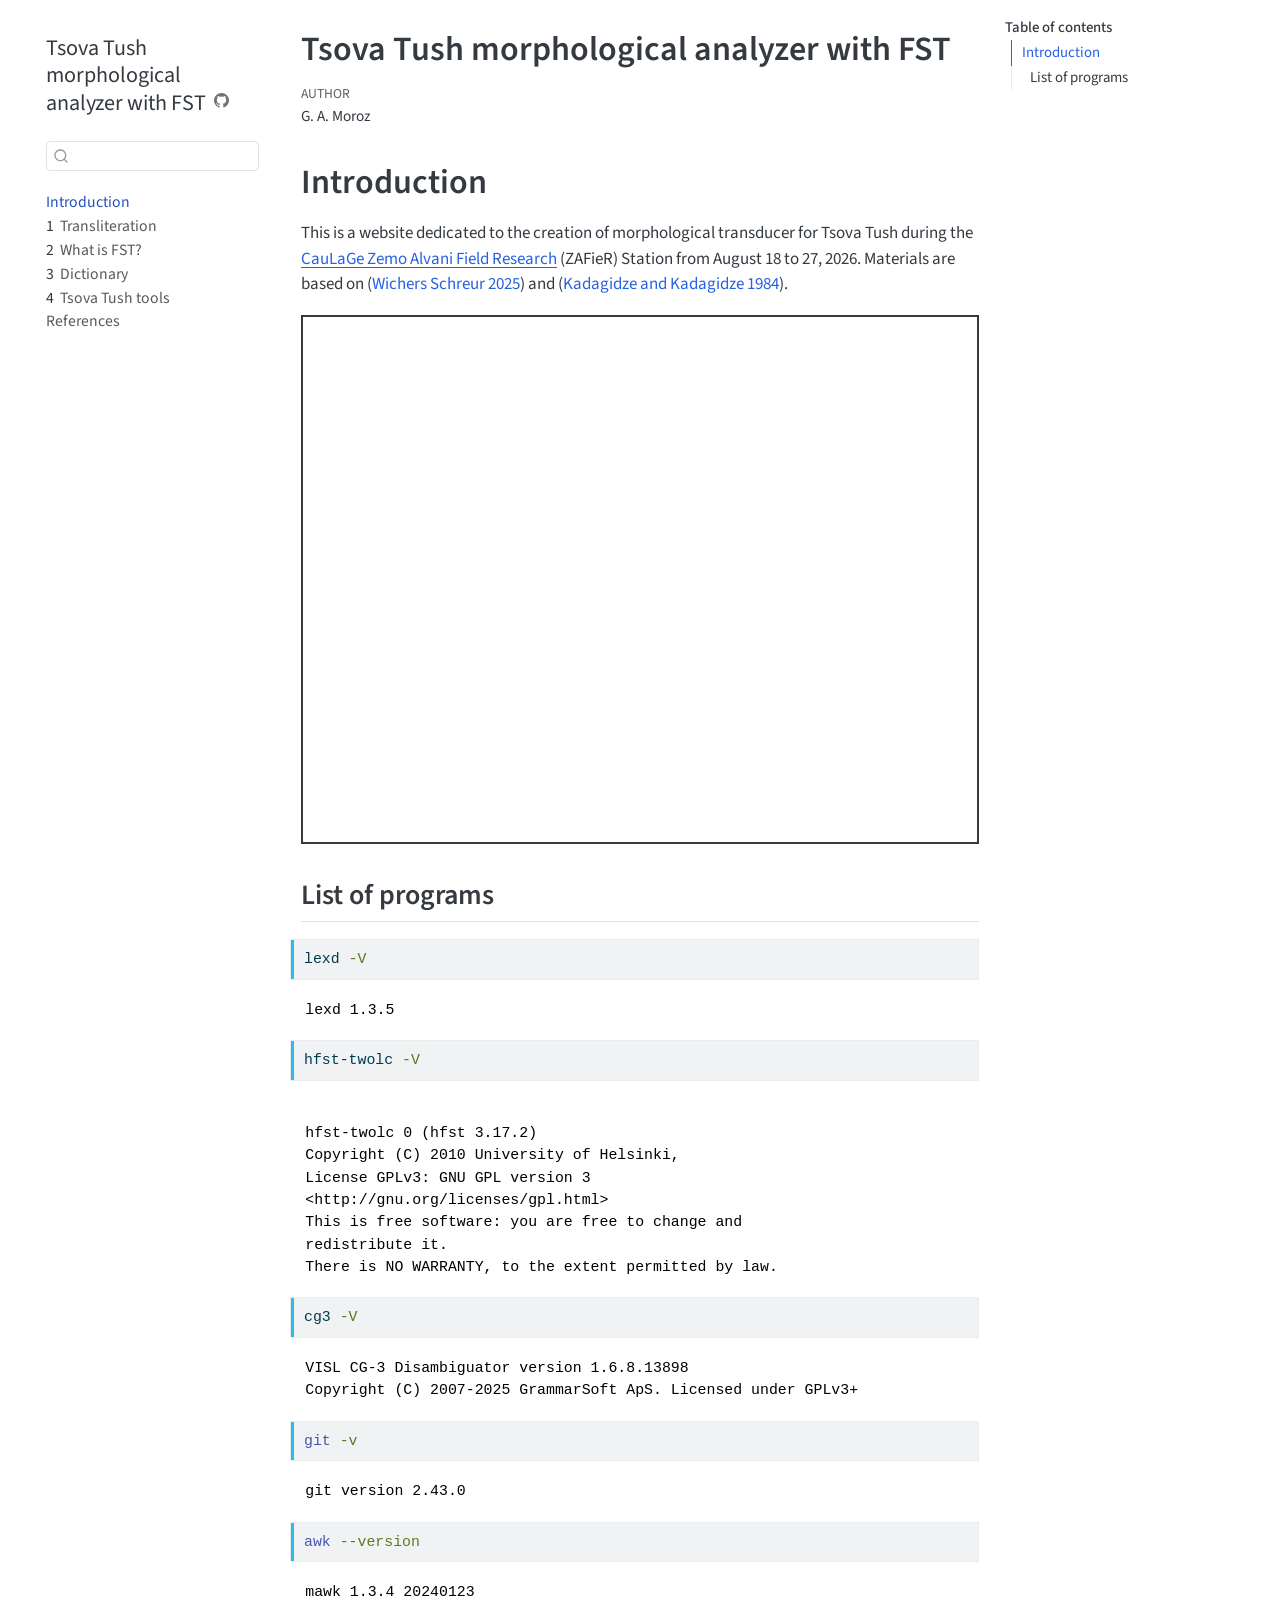
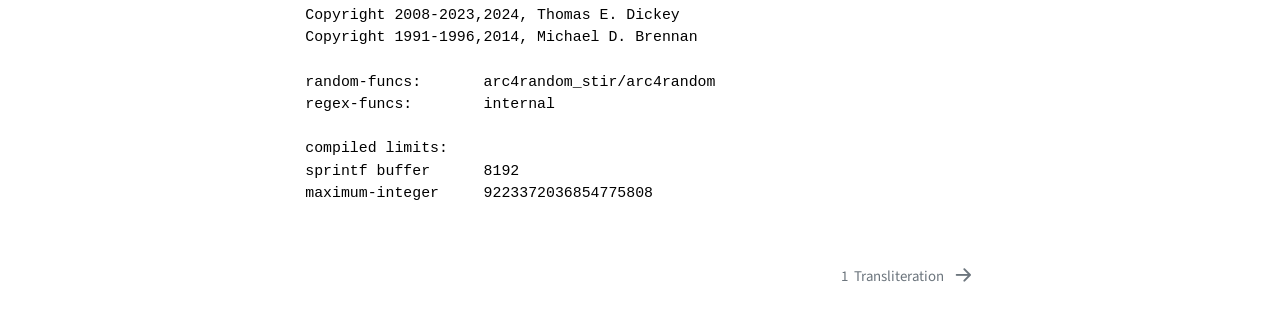
<file: docs/index.html>
<!DOCTYPE html>
<html xmlns="http://www.w3.org/1999/xhtml" lang="en" xml:lang="en"><head>

<meta charset="utf-8">
<meta name="generator" content="quarto-1.9.29">

<meta name="viewport" content="width=device-width, initial-scale=1.0, user-scalable=yes">

<meta name="author" content="G. A. Moroz">

<title>Tsova Tush morphological analyzer with FST</title>
<style>
/* Default styles provided by pandoc.
** See https://pandoc.org/MANUAL.html#variables-for-html for config info.
*/
code{white-space: pre-wrap;}
span.smallcaps{font-variant: small-caps;}
div.columns{display: flex; gap: min(4vw, 1.5em);}
div.column{flex: auto; overflow-x: auto;}
div.hanging-indent{margin-left: 1.5em; text-indent: -1.5em;}
ul.task-list{list-style: none;}
ul.task-list li input[type="checkbox"] {
  width: 0.8em;
  margin: 0 0.8em 0.2em -1em; /* quarto-specific, see https://github.com/quarto-dev/quarto-cli/issues/4556 */ 
  vertical-align: middle;
}
/* CSS for syntax highlighting */
html { -webkit-text-size-adjust: 100%; }
pre > code.sourceCode { white-space: pre; position: relative; }
pre > code.sourceCode > span { display: inline-block; line-height: 1.25; }
pre > code.sourceCode > span:empty { height: 1.2em; }
.sourceCode { overflow: visible; }
code.sourceCode > span { color: inherit; text-decoration: inherit; }
div.sourceCode { margin: 1em 0; }
pre.sourceCode { margin: 0; }
@media screen {
div.sourceCode { overflow: auto; }
}
@media print {
pre > code.sourceCode { white-space: pre-wrap; }
pre > code.sourceCode > span { text-indent: -5em; padding-left: 5em; }
}
pre.numberSource code
  { counter-reset: source-line 0; }
pre.numberSource code > span
  { position: relative; left: -4em; counter-increment: source-line; }
pre.numberSource code > span > a:first-child::before
  { content: counter(source-line);
    position: relative; left: -1em; text-align: right; vertical-align: baseline;
    border: none; display: inline-block;
    -webkit-touch-callout: none; -webkit-user-select: none;
    -khtml-user-select: none; -moz-user-select: none;
    -ms-user-select: none; user-select: none;
    padding: 0 4px; width: 4em;
  }
pre.numberSource { margin-left: 3em;  padding-left: 4px; }
div.sourceCode
  {   }
@media screen {
pre > code.sourceCode > span > a:first-child::before { text-decoration: underline; }
}
/* CSS for citations */
div.csl-bib-body { }
div.csl-entry {
  clear: both;
}
.hanging-indent div.csl-entry {
  margin-left:2em;
  text-indent:-2em;
}
div.csl-left-margin {
  min-width:2em;
  float:left;
}
div.csl-right-inline {
  margin-left:2em;
  padding-left:1em;
}
div.csl-indent {
  margin-left: 2em;
}</style>


<script src="site_libs/quarto-nav/quarto-nav.js"></script>
<script src="site_libs/quarto-nav/headroom.min.js"></script>
<script src="site_libs/clipboard/clipboard.min.js"></script>
<script src="site_libs/quarto-search/autocomplete.umd.js"></script>
<script src="site_libs/quarto-search/fuse.min.js"></script>
<script src="site_libs/quarto-search/quarto-search.js"></script>
<meta name="quarto:offset" content="./">
<link href="./01_transliteration.html" rel="next">
<script src="site_libs/quarto-html/quarto.js" type="module"></script>
<script src="site_libs/quarto-html/tabsets/tabsets.js" type="module"></script>
<script src="site_libs/quarto-html/popper.min.js"></script>
<script src="site_libs/quarto-html/tippy.umd.min.js"></script>
<script src="site_libs/quarto-html/anchor.min.js"></script>
<link href="site_libs/quarto-html/tippy.css" rel="stylesheet">
<link href="site_libs/quarto-html/quarto-syntax-highlighting-dfa48a90d809c806c7ea2d5aecd9fc66.css" rel="stylesheet" id="quarto-text-highlighting-styles">
<script src="site_libs/bootstrap/bootstrap.min.js"></script>
<link href="site_libs/bootstrap/bootstrap-icons.css" rel="stylesheet">
<link href="site_libs/bootstrap/bootstrap-907b8822694b7cf6010c697b88e1298b.min.css" rel="stylesheet" append-hash="true" id="quarto-bootstrap" data-mode="light">
<script id="quarto-search-options" type="application/json">{
  "location": "sidebar",
  "copy-button": false,
  "collapse-after": 3,
  "panel-placement": "start",
  "type": "textbox",
  "limit": 50,
  "keyboard-shortcut": [
    "f",
    "/",
    "s"
  ],
  "show-item-context": false,
  "language": {
    "search-no-results-text": "No results",
    "search-matching-documents-text": "matching documents",
    "search-copy-link-title": "Copy link to search",
    "search-hide-matches-text": "Hide additional matches",
    "search-more-match-text": "more match in this document",
    "search-more-matches-text": "more matches in this document",
    "search-clear-button-title": "Clear",
    "search-text-placeholder": "",
    "search-detached-cancel-button-title": "Cancel",
    "search-submit-button-title": "Submit",
    "search-label": "Search"
  }
}</script>


<link rel="stylesheet" href="styles.css">
</head>

<body class="nav-sidebar floating quarto-light">

<div id="quarto-search-results"></div>
  <header id="quarto-header" class="headroom fixed-top">
  <nav class="quarto-secondary-nav">
    <div class="container-fluid d-flex">
      <button type="button" class="quarto-btn-toggle btn" data-bs-toggle="collapse" role="button" data-bs-target=".quarto-sidebar-collapse-item" aria-controls="quarto-sidebar" aria-expanded="false" aria-label="Toggle sidebar navigation" onclick="if (window.quartoToggleHeadroom) { window.quartoToggleHeadroom(); }">
        <i class="bi bi-layout-text-sidebar-reverse"></i>
      </button>
        <nav class="quarto-page-breadcrumbs" aria-label="breadcrumb"><ol class="breadcrumb"><li class="breadcrumb-item"><a href="./index.html">Introduction</a></li></ol></nav>
        <a class="flex-grow-1" role="navigation" data-bs-toggle="collapse" data-bs-target=".quarto-sidebar-collapse-item" aria-controls="quarto-sidebar" aria-expanded="false" aria-label="Toggle sidebar navigation" onclick="if (window.quartoToggleHeadroom) { window.quartoToggleHeadroom(); }">      
        </a>
      <button type="button" class="btn quarto-search-button" aria-label="Search" onclick="window.quartoOpenSearch();">
        <i class="bi bi-search"></i>
      </button>
    </div>
  </nav>
</header>
<!-- content -->
<div id="quarto-content" class="quarto-container page-columns page-rows-contents page-layout-full">
<!-- sidebar -->
  <nav id="quarto-sidebar" class="sidebar collapse collapse-horizontal quarto-sidebar-collapse-item sidebar-navigation floating overflow-auto">
    <div class="pt-lg-2 mt-2 text-left sidebar-header">
    <div class="sidebar-title mb-0 py-0">
      <a href="./">Tsova Tush morphological analyzer with FST</a> 
        <div class="sidebar-tools-main">
    <a href="https://github.com/agricolamz/tsova_tush_fst/" title="Source Code" class="quarto-navigation-tool px-1" aria-label="Source Code"><i class="bi bi-github"></i></a>
</div>
    </div>
      </div>
        <div class="mt-2 flex-shrink-0 align-items-center">
        <div class="sidebar-search">
        <div id="quarto-search" class="" title="Search"></div>
        </div>
        </div>
    <div class="sidebar-menu-container"> 
    <ul class="list-unstyled mt-1">
        <li class="sidebar-item">
  <div class="sidebar-item-container"> 
  <a href="./index.html" class="sidebar-item-text sidebar-link active">
 <span class="menu-text">Introduction</span></a>
  </div>
</li>
        <li class="sidebar-item">
  <div class="sidebar-item-container"> 
  <a href="./01_transliteration.html" class="sidebar-item-text sidebar-link">
 <span class="menu-text"><span class="chapter-number">1</span>&nbsp; <span class="chapter-title">Transliteration</span></span></a>
  </div>
</li>
        <li class="sidebar-item">
  <div class="sidebar-item-container"> 
  <a href="./02_introduction_to_transducers.html" class="sidebar-item-text sidebar-link">
 <span class="menu-text"><span class="chapter-number">2</span>&nbsp; <span class="chapter-title">What is FST?</span></span></a>
  </div>
</li>
        <li class="sidebar-item">
  <div class="sidebar-item-container"> 
  <a href="./03_dictionary.html" class="sidebar-item-text sidebar-link">
 <span class="menu-text"><span class="chapter-number">3</span>&nbsp; <span class="chapter-title">Dictionary</span></span></a>
  </div>
</li>
        <li class="sidebar-item">
  <div class="sidebar-item-container"> 
  <a href="./04_tt_fst_tools.html" class="sidebar-item-text sidebar-link">
 <span class="menu-text"><span class="chapter-number">4</span>&nbsp; <span class="chapter-title">Tsova Tush tools</span></span></a>
  </div>
</li>
        <li class="sidebar-item">
  <div class="sidebar-item-container"> 
  <a href="./references.html" class="sidebar-item-text sidebar-link">
 <span class="menu-text">References</span></a>
  </div>
</li>
    </ul>
    </div>
</nav>
<div id="quarto-sidebar-glass" class="quarto-sidebar-collapse-item" data-bs-toggle="collapse" data-bs-target=".quarto-sidebar-collapse-item"></div>
<!-- margin-sidebar -->
    <div id="quarto-margin-sidebar" class="sidebar margin-sidebar">
        <nav id="TOC" role="doc-toc" class="toc-active">
    <h2 id="toc-title">Table of contents</h2>
   
  <ul>
  <li><a href="#introduction" id="toc-introduction" class="nav-link active" data-scroll-target="#introduction">Introduction</a>
  <ul class="collapse">
  <li><a href="#list-of-programs" id="toc-list-of-programs" class="nav-link" data-scroll-target="#list-of-programs">List of programs</a></li>
  </ul></li>
  </ul>
</nav>
    </div>
<!-- main -->
<main class="content column-body" id="quarto-document-content">

<header id="title-block-header" class="quarto-title-block default">
<div class="quarto-title">
<h1 class="title">Tsova Tush morphological analyzer with FST</h1>
</div>



<div class="quarto-title-meta column-body">

    <div>
    <div class="quarto-title-meta-heading">Author</div>
    <div class="quarto-title-meta-contents">
             <p>G. A. Moroz </p>
          </div>
  </div>
    
  
    
  </div>
  


</header>


<section id="introduction" class="level1 unnumbered">
<h1 class="unnumbered">Introduction</h1>
<p>This is a website dedicated to the creation of morphological transducer for Tsova Tush during the <a href="https://zafier.gitpages.huma-num.fr/homepage/index.html">CauLaGe Zemo Alvani Field Research</a> (ZAFieR) Station from August 18 to 27, 2026. Materials are based on <span class="citation" data-cites="wichersschreur2025">(<a href="references.html#ref-wichersschreur2025" role="doc-biblioref">Wichers Schreur 2025</a>)</span> and <span class="citation" data-cites="kadagidze84">(<a href="references.html#ref-kadagidze84" role="doc-biblioref">Kadagidze and Kadagidze 1984</a>)</span>.</p>
<div style="border: 2px solid; overflow: hidden; margin: 15px auto; max-width: 1575px;">
<iframe scrolling="no" src="https://zafier.gitpages.huma-num.fr/homepage/2026.html" style="border: 0px none; margin-left: -36px; height: 2600px; margin-top: -2100px; width: 650px;">
</iframe>
</div>
<section id="list-of-programs" class="level2 unnumbered">
<h2 class="unnumbered anchored" data-anchor-id="list-of-programs">List of programs</h2>
<div class="code-copy-outer-scaffold"><div class="sourceCode" id="cb1"><pre class="sourceCode bash code-with-copy"><code class="sourceCode bash"><span id="cb1-1"><a href="#cb1-1" aria-hidden="true" tabindex="-1"></a><span class="ex">lexd</span> <span class="at">-V</span></span></code></pre></div><button title="Copy to Clipboard" class="code-copy-button"><i class="bi"></i></button></div>
<div id="1b31026b" class="cell" data-execution_count="1">
<div class="cell-output cell-output-stdout">
<pre><code>lexd 1.3.5</code></pre>
</div>
</div>
<div class="code-copy-outer-scaffold"><div class="sourceCode" id="cb3"><pre class="sourceCode bash code-with-copy"><code class="sourceCode bash"><span id="cb3-1"><a href="#cb3-1" aria-hidden="true" tabindex="-1"></a><span class="ex">hfst-twolc</span> <span class="at">-V</span></span></code></pre></div><button title="Copy to Clipboard" class="code-copy-button"><i class="bi"></i></button></div>
<div id="77c81ef4" class="cell" data-execution_count="2">
<div class="cell-output cell-output-stdout">
<pre><code>
hfst-twolc 0 (hfst 3.17.2)
Copyright (C) 2010 University of Helsinki,
License GPLv3: GNU GPL version 3 
&lt;http://gnu.org/licenses/gpl.html&gt;
This is free software: you are free to change and 
redistribute it.
There is NO WARRANTY, to the extent permitted by law.
</code></pre>
</div>
</div>
<div class="code-copy-outer-scaffold"><div class="sourceCode" id="cb5"><pre class="sourceCode bash code-with-copy"><code class="sourceCode bash"><span id="cb5-1"><a href="#cb5-1" aria-hidden="true" tabindex="-1"></a><span class="ex">cg3</span> <span class="at">-V</span></span></code></pre></div><button title="Copy to Clipboard" class="code-copy-button"><i class="bi"></i></button></div>
<div id="50d0979b" class="cell" data-execution_count="3">
<div class="cell-output cell-output-stdout">
<pre><code>VISL CG-3 Disambiguator version 1.6.8.13898
Copyright (C) 2007-2025 GrammarSoft ApS. Licensed under GPLv3+</code></pre>
</div>
</div>
<div class="code-copy-outer-scaffold"><div class="sourceCode" id="cb7"><pre class="sourceCode bash code-with-copy"><code class="sourceCode bash"><span id="cb7-1"><a href="#cb7-1" aria-hidden="true" tabindex="-1"></a><span class="fu">git</span> <span class="at">-v</span></span></code></pre></div><button title="Copy to Clipboard" class="code-copy-button"><i class="bi"></i></button></div>
<div id="3d5d0c9e" class="cell" data-execution_count="4">
<div class="cell-output cell-output-stdout">
<pre><code>git version 2.43.0</code></pre>
</div>
</div>
<div class="code-copy-outer-scaffold"><div class="sourceCode" id="cb9"><pre class="sourceCode bash code-with-copy"><code class="sourceCode bash"><span id="cb9-1"><a href="#cb9-1" aria-hidden="true" tabindex="-1"></a><span class="fu">awk</span> <span class="at">--version</span></span></code></pre></div><button title="Copy to Clipboard" class="code-copy-button"><i class="bi"></i></button></div>
<div id="49dcd5a2" class="cell" data-execution_count="5">
<div class="cell-output cell-output-stdout">
<pre><code>mawk 1.3.4 20240123
Copyright 2008-2023,2024, Thomas E. Dickey
Copyright 1991-1996,2014, Michael D. Brennan

random-funcs:       arc4random_stir/arc4random
regex-funcs:        internal

compiled limits:
sprintf buffer      8192
maximum-integer     9223372036854775808</code></pre>
</div>
</div>


<div id="refs" class="references csl-bib-body hanging-indent" role="list" style="display: none">
<div id="ref-kadagidze84" class="csl-entry" role="listitem">
Kadagidze, Davit, and Niko Kadagidze. 1984. <em>C’ova-Tušur-Kartul-Rusul Leksik’oni [<span>T</span>sova-<span>T</span>ush-<span>G</span>eorgian-<span>R</span>ussian Dictionary]</em>. Mecniereba.
</div>
<div id="ref-wichersschreur2025" class="csl-entry" role="listitem">
Wichers Schreur, Jesse. 2025. <em><span>I</span>ntensive Language Contact in the <span>C</span>aucasus: <span>T</span>he Case of <span>T</span>sova-<span>T</span>ush</em>. Languages of the Caucasus 5. Language Science Press. <a href="https://doi.org/10.5281/zenodo.15275286">https://doi.org/10.5281/zenodo.15275286</a>.
</div>
</div>
</section>
</section>

</main> <!-- /main -->
<script id="quarto-html-after-body" type="application/javascript">
  window.document.addEventListener("DOMContentLoaded", function (event) {
    const icon = "";
    const anchorJS = new window.AnchorJS();
    anchorJS.options = {
      placement: 'right',
      icon: icon
    };
    anchorJS.add('.anchored');
    const isCodeAnnotation = (el) => {
      for (const clz of el.classList) {
        if (clz.startsWith('code-annotation-')) {                     
          return true;
        }
      }
      return false;
    }
    const onCopySuccess = function(e) {
      // button target
      const button = e.trigger;
      // don't keep focus
      button.blur();
      // flash "checked"
      button.classList.add('code-copy-button-checked');
      var currentTitle = button.getAttribute("title");
      button.setAttribute("title", "Copied!");
      let tooltip;
      if (window.bootstrap) {
        button.setAttribute("data-bs-toggle", "tooltip");
        button.setAttribute("data-bs-placement", "left");
        button.setAttribute("data-bs-title", "Copied!");
        tooltip = new bootstrap.Tooltip(button, 
          { trigger: "manual", 
            customClass: "code-copy-button-tooltip",
            offset: [0, -8]});
        tooltip.show();    
      }
      setTimeout(function() {
        if (tooltip) {
          tooltip.hide();
          button.removeAttribute("data-bs-title");
          button.removeAttribute("data-bs-toggle");
          button.removeAttribute("data-bs-placement");
        }
        button.setAttribute("title", currentTitle);
        button.classList.remove('code-copy-button-checked');
      }, 1000);
      // clear code selection
      e.clearSelection();
    }
    const getTextToCopy = function(trigger) {
      const outerScaffold = trigger.parentElement.cloneNode(true);
      const codeEl = outerScaffold.querySelector('code');
      for (const childEl of codeEl.children) {
        if (isCodeAnnotation(childEl)) {
          childEl.remove();
        }
      }
      return codeEl.innerText;
    }
    const clipboard = new window.ClipboardJS('.code-copy-button:not([data-in-quarto-modal])', {
      text: getTextToCopy
    });
    clipboard.on('success', onCopySuccess);
    if (window.document.getElementById('quarto-embedded-source-code-modal')) {
      const clipboardModal = new window.ClipboardJS('.code-copy-button[data-in-quarto-modal]', {
        text: getTextToCopy,
        container: window.document.getElementById('quarto-embedded-source-code-modal')
      });
      clipboardModal.on('success', onCopySuccess);
    }
      var localhostRegex = new RegExp(/^(?:http|https):\/\/localhost\:?[0-9]*\//);
      var mailtoRegex = new RegExp(/^mailto:/);
        var filterRegex = new RegExp('/' + window.location.host + '/');
      var isInternal = (href) => {
          return filterRegex.test(href) || localhostRegex.test(href) || mailtoRegex.test(href);
      }
      // Inspect non-navigation links and adorn them if external
     var links = window.document.querySelectorAll('a[href]:not(.nav-link):not(.navbar-brand):not(.toc-action):not(.sidebar-link):not(.sidebar-item-toggle):not(.pagination-link):not(.no-external):not([aria-hidden]):not(.dropdown-item):not(.quarto-navigation-tool):not(.about-link)');
      for (var i=0; i<links.length; i++) {
        const link = links[i];
        if (!isInternal(link.href)) {
          // undo the damage that might have been done by quarto-nav.js in the case of
          // links that we want to consider external
          if (link.dataset.originalHref !== undefined) {
            link.href = link.dataset.originalHref;
          }
        }
      }
    function tippyHover(el, contentFn, onTriggerFn, onUntriggerFn) {
      const config = {
        allowHTML: true,
        maxWidth: 500,
        delay: 100,
        arrow: false,
        appendTo: function(el) {
            return el.parentElement;
        },
        interactive: true,
        interactiveBorder: 10,
        theme: 'quarto',
        placement: 'bottom-start',
      };
      if (contentFn) {
        config.content = contentFn;
      }
      if (onTriggerFn) {
        config.onTrigger = onTriggerFn;
      }
      if (onUntriggerFn) {
        config.onUntrigger = onUntriggerFn;
      }
      window.tippy(el, config); 
    }
    const noterefs = window.document.querySelectorAll('a[role="doc-noteref"]');
    for (var i=0; i<noterefs.length; i++) {
      const ref = noterefs[i];
      tippyHover(ref, function() {
        // use id or data attribute instead here
        let href = ref.getAttribute('data-footnote-href') || ref.getAttribute('href');
        try { href = new URL(href).hash; } catch {}
        const id = href.replace(/^#\/?/, "");
        const note = window.document.getElementById(id);
        if (note) {
          return note.innerHTML;
        } else {
          return "";
        }
      });
    }
    const xrefs = window.document.querySelectorAll('a.quarto-xref');
    const processXRef = (id, note) => {
      // Strip column container classes
      const stripColumnClz = (el) => {
        el.classList.remove("page-full", "page-columns");
        if (el.children) {
          for (const child of el.children) {
            stripColumnClz(child);
          }
        }
      }
      stripColumnClz(note)
      if (id === null || id.startsWith('sec-')) {
        // Special case sections, only their first couple elements
        const container = document.createElement("div");
        if (note.children && note.children.length > 2) {
          container.appendChild(note.children[0].cloneNode(true));
          for (let i = 1; i < note.children.length; i++) {
            const child = note.children[i];
            if (child.tagName === "P" && child.innerText === "") {
              continue;
            } else {
              container.appendChild(child.cloneNode(true));
              break;
            }
          }
          if (window.Quarto?.typesetMath) {
            window.Quarto.typesetMath(container);
          }
          return container.innerHTML
        } else {
          if (window.Quarto?.typesetMath) {
            window.Quarto.typesetMath(note);
          }
          return note.innerHTML;
        }
      } else {
        // Remove any anchor links if they are present
        const anchorLink = note.querySelector('a.anchorjs-link');
        if (anchorLink) {
          anchorLink.remove();
        }
        if (window.Quarto?.typesetMath) {
          window.Quarto.typesetMath(note);
        }
        if (note.classList.contains("callout")) {
          return note.outerHTML;
        } else {
          return note.innerHTML;
        }
      }
    }
    for (var i=0; i<xrefs.length; i++) {
      const xref = xrefs[i];
      tippyHover(xref, undefined, function(instance) {
        instance.disable();
        let url = xref.getAttribute('href');
        let hash = undefined; 
        if (url.startsWith('#')) {
          hash = url;
        } else {
          try { hash = new URL(url).hash; } catch {}
        }
        if (hash) {
          const id = hash.replace(/^#\/?/, "");
          const note = window.document.getElementById(id);
          if (note !== null) {
            try {
              const html = processXRef(id, note.cloneNode(true));
              instance.setContent(html);
            } finally {
              instance.enable();
              instance.show();
            }
          } else {
            // See if we can fetch this
            fetch(url.split('#')[0])
            .then(res => res.text())
            .then(html => {
              const parser = new DOMParser();
              const htmlDoc = parser.parseFromString(html, "text/html");
              const note = htmlDoc.getElementById(id);
              if (note !== null) {
                const html = processXRef(id, note);
                instance.setContent(html);
              } 
            }).finally(() => {
              instance.enable();
              instance.show();
            });
          }
        } else {
          // See if we can fetch a full url (with no hash to target)
          // This is a special case and we should probably do some content thinning / targeting
          fetch(url)
          .then(res => res.text())
          .then(html => {
            const parser = new DOMParser();
            const htmlDoc = parser.parseFromString(html, "text/html");
            const note = htmlDoc.querySelector('main.content');
            if (note !== null) {
              // This should only happen for chapter cross references
              // (since there is no id in the URL)
              // remove the first header
              if (note.children.length > 0 && note.children[0].tagName === "HEADER") {
                note.children[0].remove();
              }
              const html = processXRef(null, note);
              instance.setContent(html);
            } 
          }).finally(() => {
            instance.enable();
            instance.show();
          });
        }
      }, function(instance) {
      });
    }
        let selectedAnnoteEl;
        const selectorForAnnotation = ( cell, annotation) => {
          let cellAttr = 'data-code-cell="' + cell + '"';
          let lineAttr = 'data-code-annotation="' +  annotation + '"';
          const selector = 'span[' + cellAttr + '][' + lineAttr + ']';
          return selector;
        }
        const selectCodeLines = (annoteEl) => {
          const doc = window.document;
          const targetCell = annoteEl.getAttribute("data-target-cell");
          const targetAnnotation = annoteEl.getAttribute("data-target-annotation");
          const annoteSpan = window.document.querySelector(selectorForAnnotation(targetCell, targetAnnotation));
          const lines = annoteSpan.getAttribute("data-code-lines").split(",");
          const lineIds = lines.map((line) => {
            return targetCell + "-" + line;
          })
          let top = null;
          let height = null;
          let parent = null;
          if (lineIds.length > 0) {
              //compute the position of the single el (top and bottom and make a div)
              const el = window.document.getElementById(lineIds[0]);
              top = el.offsetTop;
              height = el.offsetHeight;
              parent = el.parentElement.parentElement;
            if (lineIds.length > 1) {
              const lastEl = window.document.getElementById(lineIds[lineIds.length - 1]);
              const bottom = lastEl.offsetTop + lastEl.offsetHeight;
              height = bottom - top;
            }
            if (top !== null && height !== null && parent !== null) {
              // cook up a div (if necessary) and position it 
              let div = window.document.getElementById("code-annotation-line-highlight");
              if (div === null) {
                div = window.document.createElement("div");
                div.setAttribute("id", "code-annotation-line-highlight");
                div.style.position = 'absolute';
                parent.appendChild(div);
              }
              div.style.top = top - 2 + "px";
              div.style.height = height + 4 + "px";
              div.style.left = 0;
              let gutterDiv = window.document.getElementById("code-annotation-line-highlight-gutter");
              if (gutterDiv === null) {
                gutterDiv = window.document.createElement("div");
                gutterDiv.setAttribute("id", "code-annotation-line-highlight-gutter");
                gutterDiv.style.position = 'absolute';
                const codeCell = window.document.getElementById(targetCell);
                const gutter = codeCell.querySelector('.code-annotation-gutter');
                gutter.appendChild(gutterDiv);
              }
              gutterDiv.style.top = top - 2 + "px";
              gutterDiv.style.height = height + 4 + "px";
            }
            selectedAnnoteEl = annoteEl;
          }
        };
        const unselectCodeLines = () => {
          const elementsIds = ["code-annotation-line-highlight", "code-annotation-line-highlight-gutter"];
          elementsIds.forEach((elId) => {
            const div = window.document.getElementById(elId);
            if (div) {
              div.remove();
            }
          });
          selectedAnnoteEl = undefined;
        };
          // Handle positioning of the toggle
      window.addEventListener(
        "resize",
        throttle(() => {
          elRect = undefined;
          if (selectedAnnoteEl) {
            selectCodeLines(selectedAnnoteEl);
          }
        }, 10)
      );
      function throttle(fn, ms) {
      let throttle = false;
      let timer;
        return (...args) => {
          if(!throttle) { // first call gets through
              fn.apply(this, args);
              throttle = true;
          } else { // all the others get throttled
              if(timer) clearTimeout(timer); // cancel #2
              timer = setTimeout(() => {
                fn.apply(this, args);
                timer = throttle = false;
              }, ms);
          }
        };
      }
        // Attach click handler to the DT
        const annoteDls = window.document.querySelectorAll('dt[data-target-cell]');
        for (const annoteDlNode of annoteDls) {
          annoteDlNode.addEventListener('click', (event) => {
            const clickedEl = event.target;
            if (clickedEl !== selectedAnnoteEl) {
              unselectCodeLines();
              const activeEl = window.document.querySelector('dt[data-target-cell].code-annotation-active');
              if (activeEl) {
                activeEl.classList.remove('code-annotation-active');
              }
              selectCodeLines(clickedEl);
              clickedEl.classList.add('code-annotation-active');
            } else {
              // Unselect the line
              unselectCodeLines();
              clickedEl.classList.remove('code-annotation-active');
            }
          });
        }
    const findCites = (el) => {
      const parentEl = el.parentElement;
      if (parentEl) {
        const cites = parentEl.dataset.cites;
        if (cites) {
          return {
            el,
            cites: cites.split(' ')
          };
        } else {
          return findCites(el.parentElement)
        }
      } else {
        return undefined;
      }
    };
    var bibliorefs = window.document.querySelectorAll('a[role="doc-biblioref"]');
    for (var i=0; i<bibliorefs.length; i++) {
      const ref = bibliorefs[i];
      const citeInfo = findCites(ref);
      if (citeInfo) {
        tippyHover(citeInfo.el, function() {
          var popup = window.document.createElement('div');
          citeInfo.cites.forEach(function(cite) {
            var citeDiv = window.document.createElement('div');
            citeDiv.classList.add('hanging-indent');
            citeDiv.classList.add('csl-entry');
            var biblioDiv = window.document.getElementById('ref-' + cite);
            if (biblioDiv) {
              citeDiv.innerHTML = biblioDiv.innerHTML;
            }
            popup.appendChild(citeDiv);
          });
          return popup.innerHTML;
        });
      }
    }
  });
  </script>
<nav class="page-navigation column-body">
  <div class="nav-page nav-page-previous">
  </div>
  <div class="nav-page nav-page-next">
      <a href="./01_transliteration.html" class="pagination-link" aria-label="Transliteration">
        <span class="nav-page-text"><span class="chapter-number">1</span>&nbsp; <span class="chapter-title">Transliteration</span></span> <i class="bi bi-arrow-right-short"></i>
      </a>
  </div>
</nav>
</div> <!-- /content -->




</body></html>
</file>
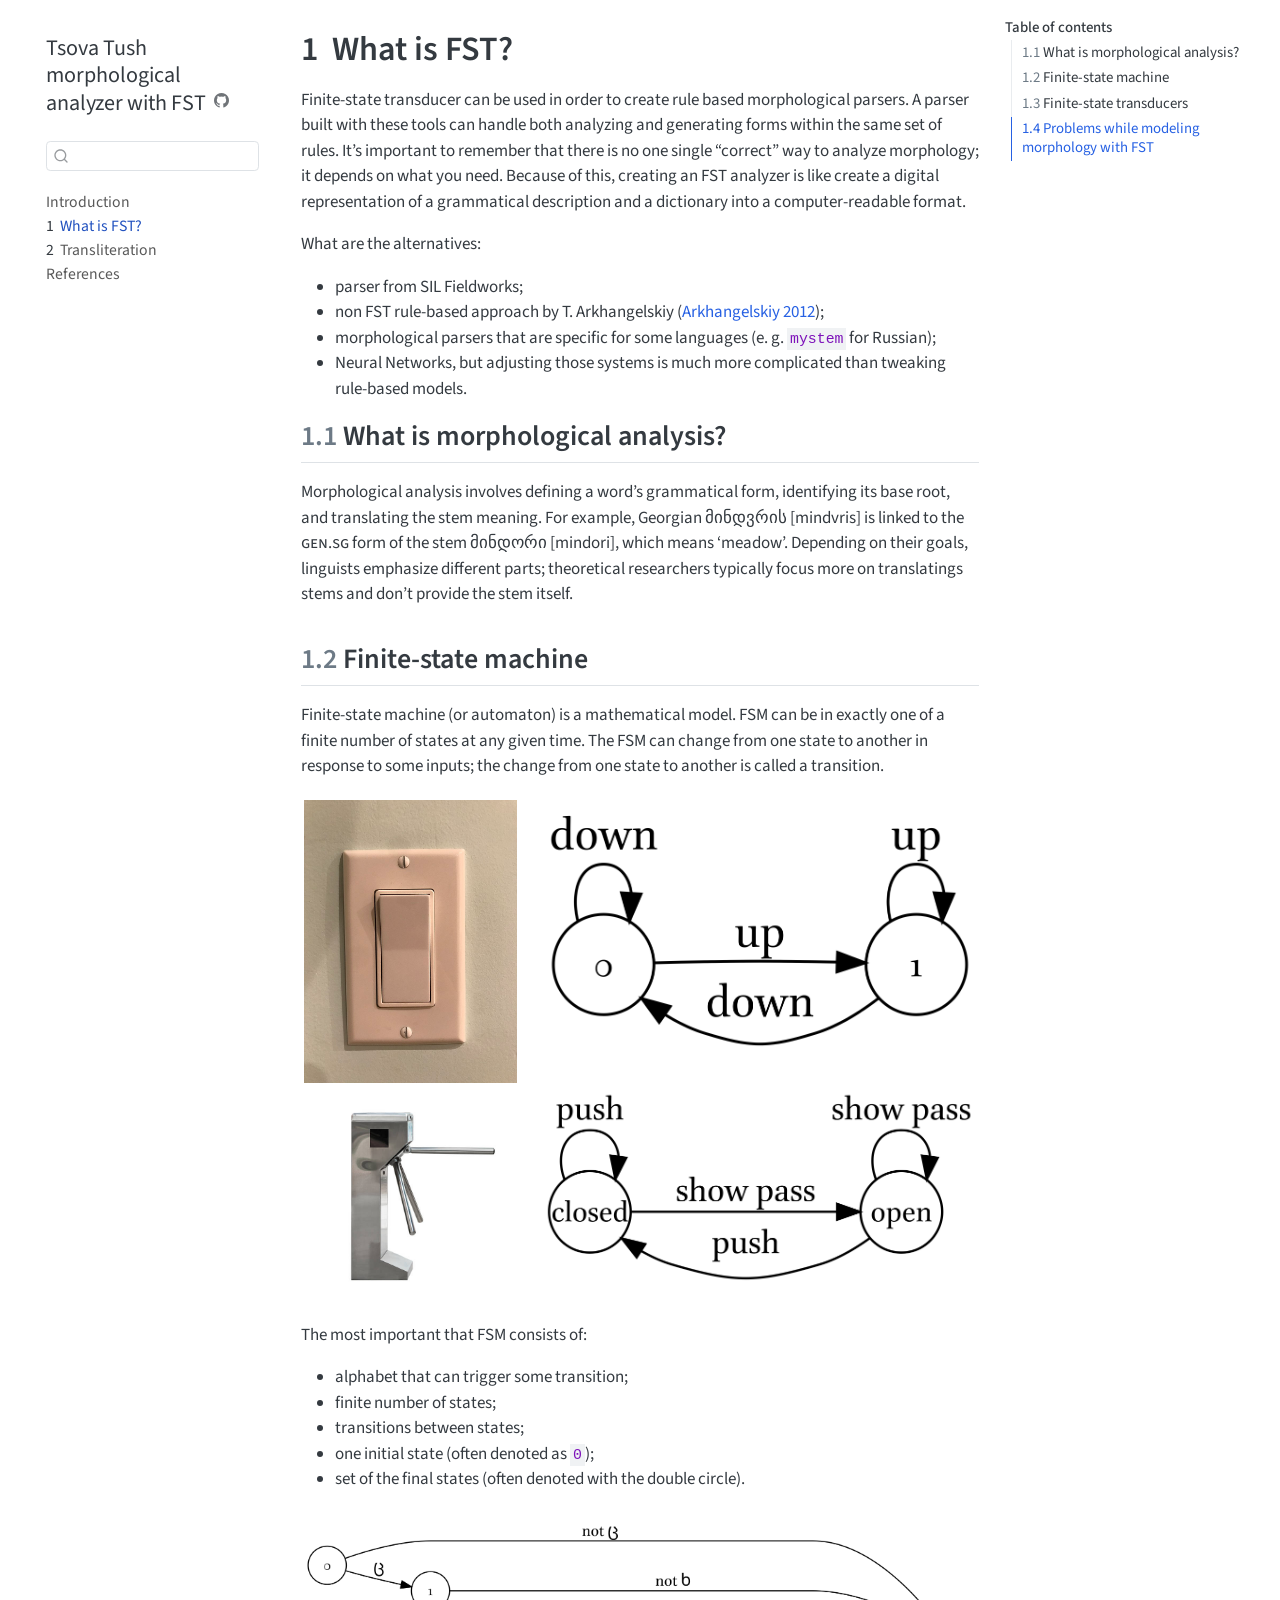
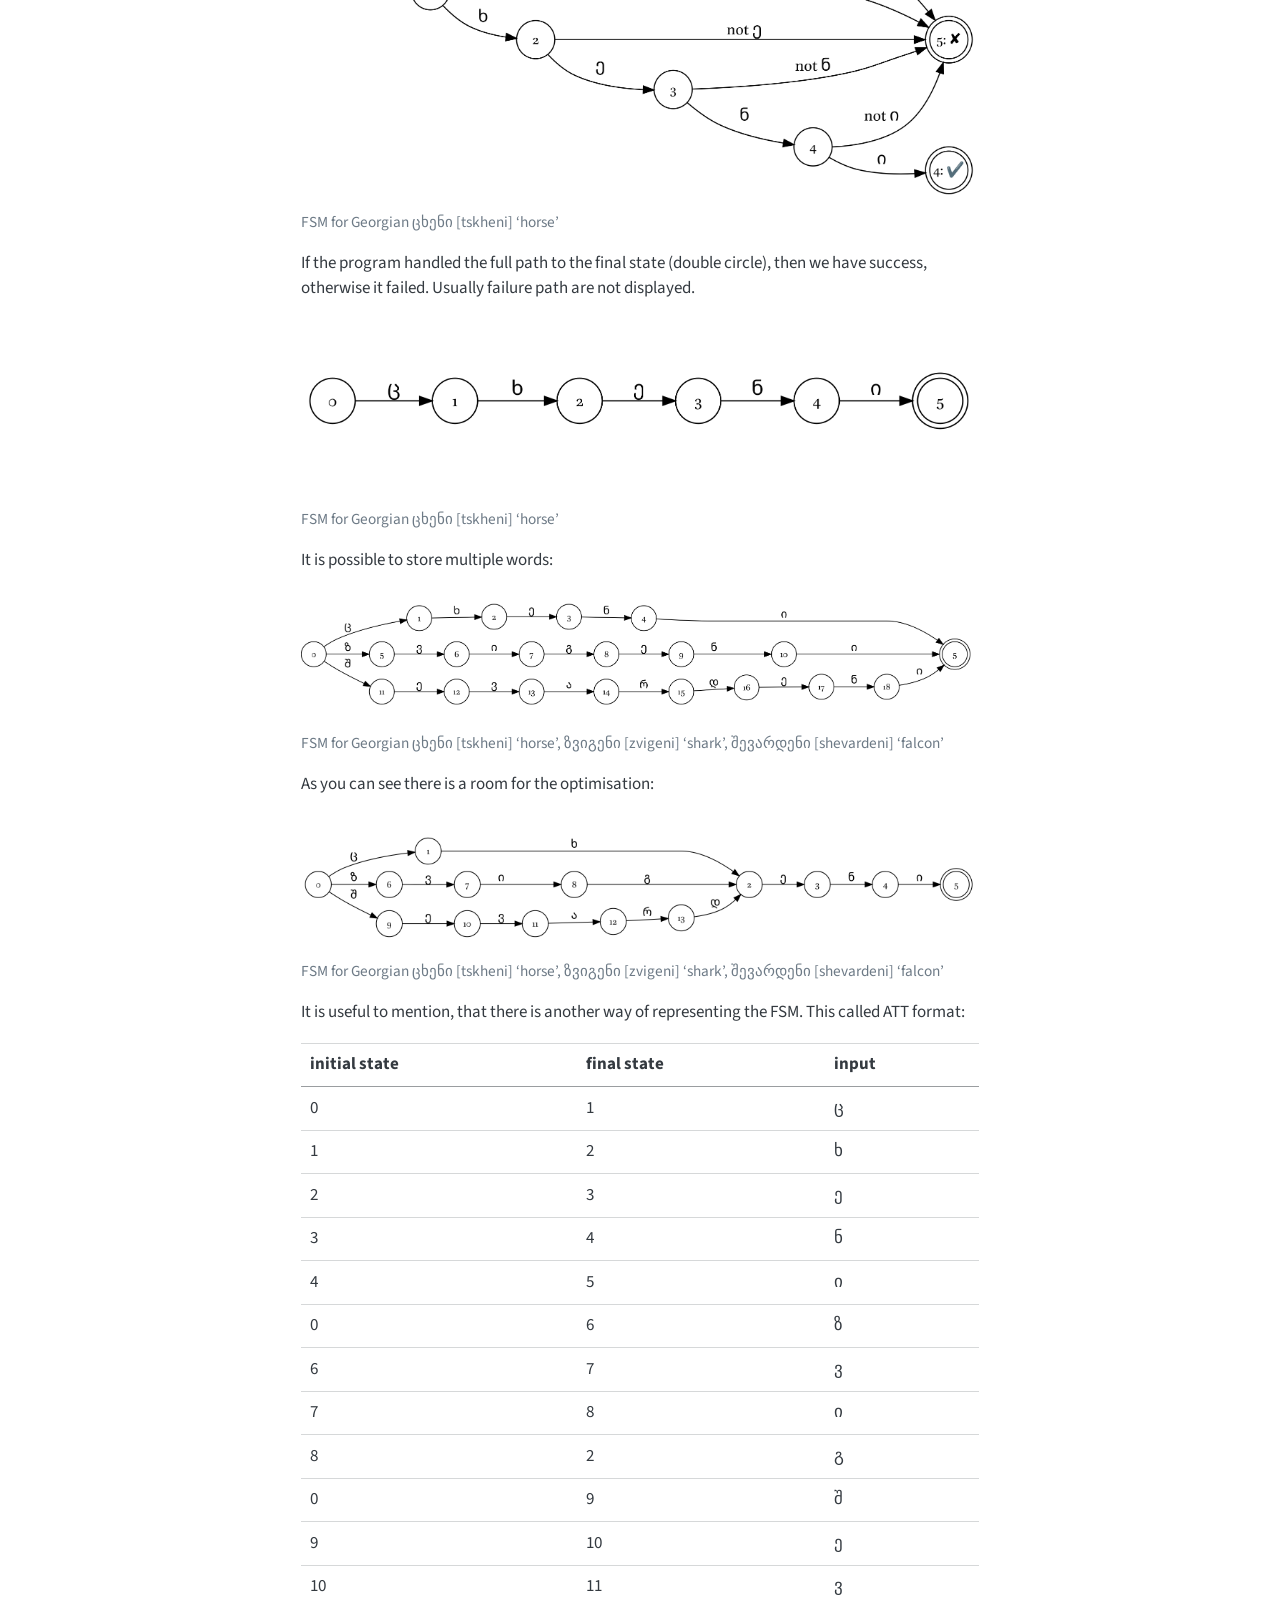
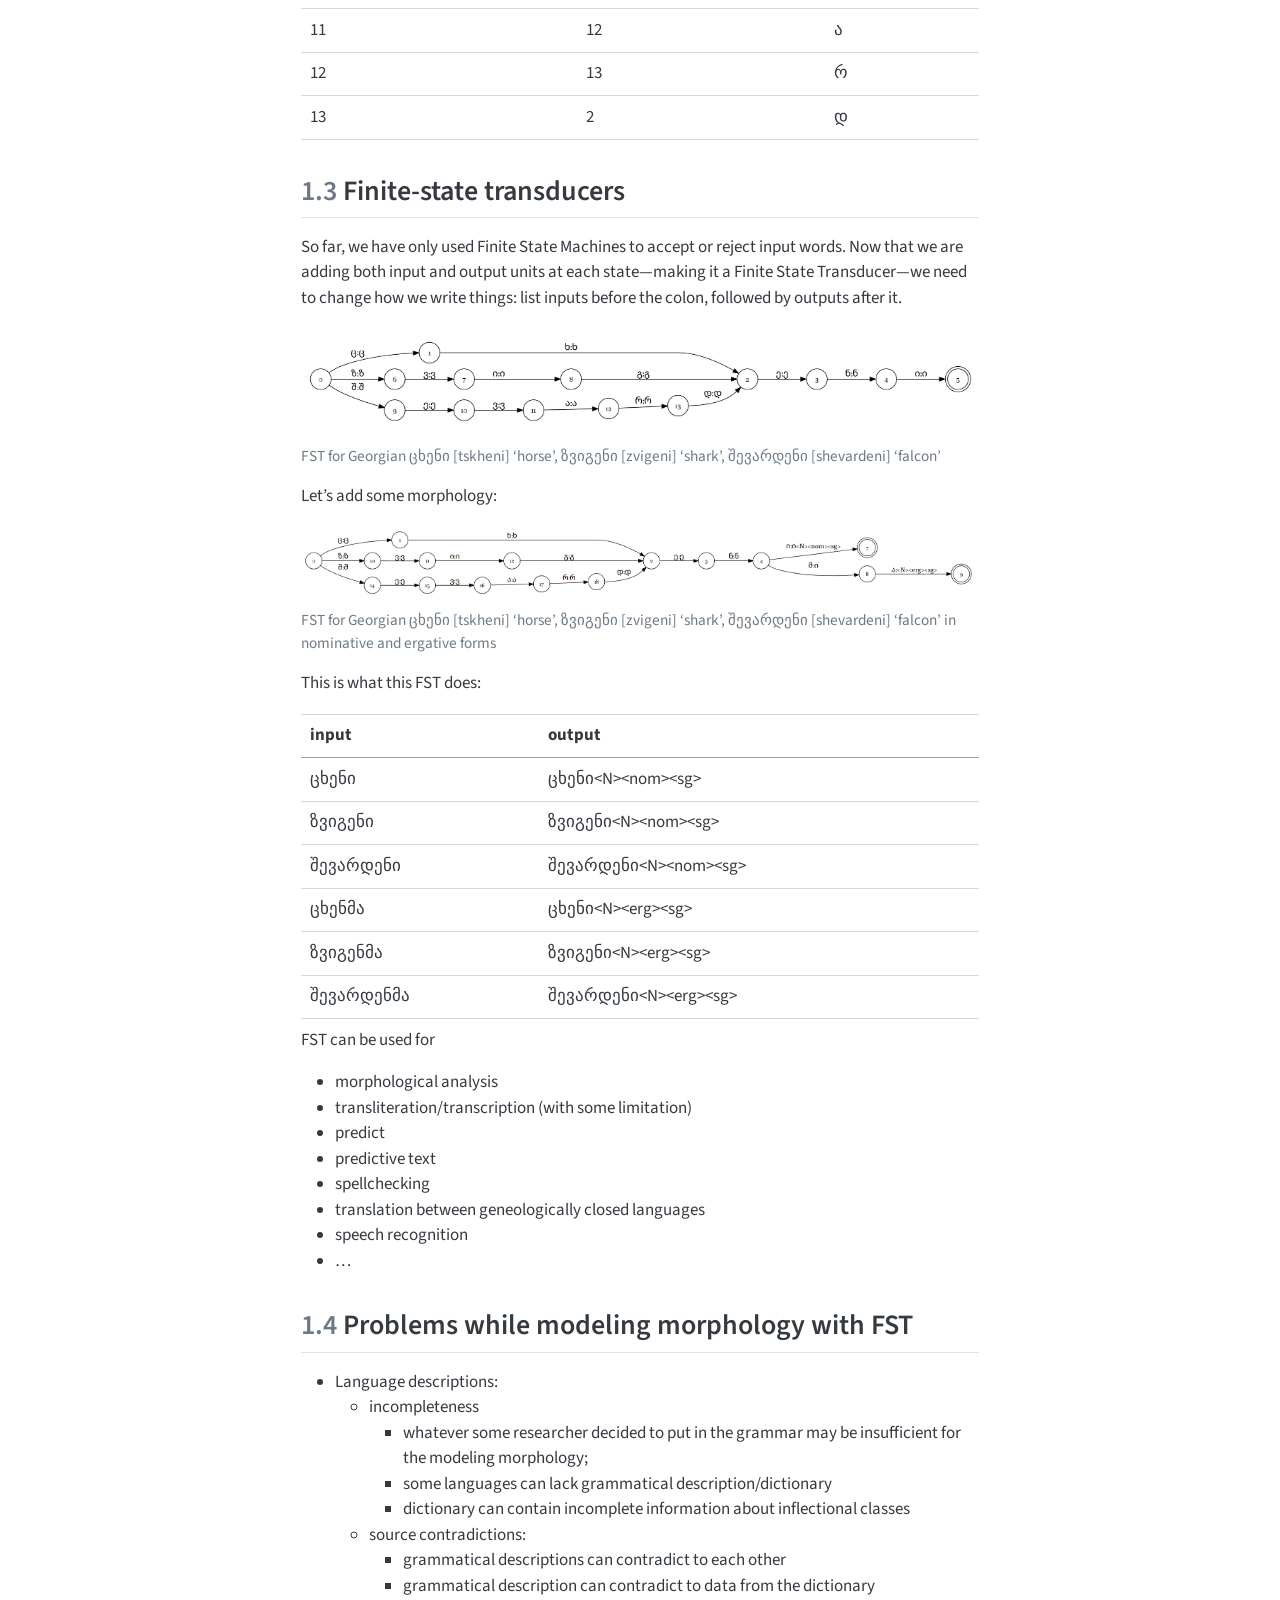
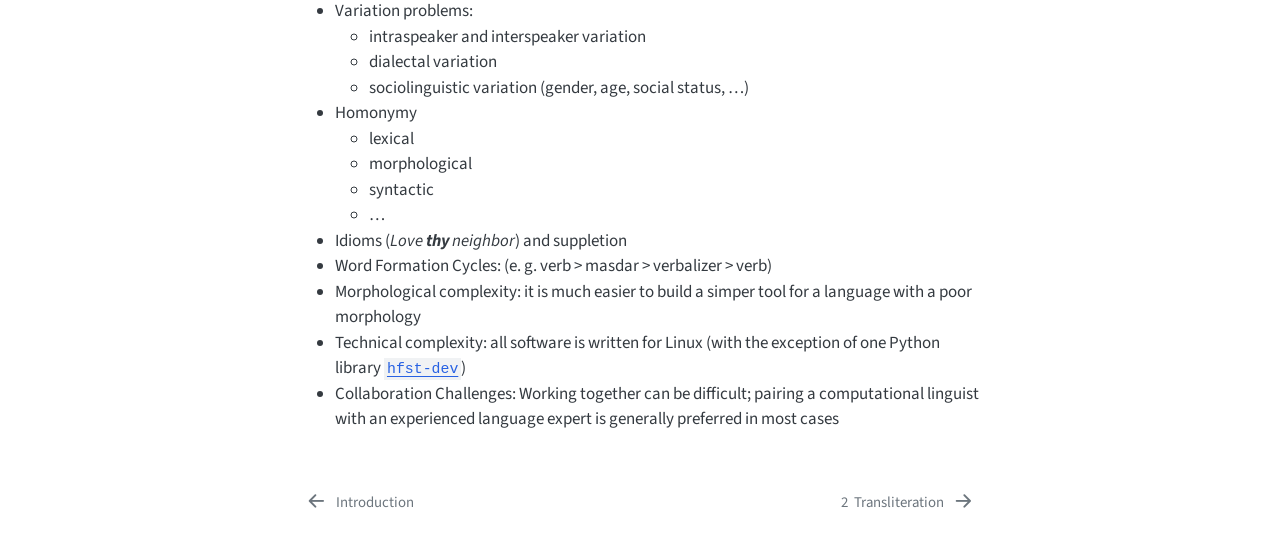
<file: docs/01_introduction_to_transducers.html>
<!DOCTYPE html>
<html xmlns="http://www.w3.org/1999/xhtml" lang="en" xml:lang="en"><head>

<meta charset="utf-8">
<meta name="generator" content="quarto-1.9.29">

<meta name="viewport" content="width=device-width, initial-scale=1.0, user-scalable=yes">


<title>1&nbsp; What is FST? – Tsova Tush morphological analyzer with FST</title>
<style>
/* Default styles provided by pandoc.
** See https://pandoc.org/MANUAL.html#variables-for-html for config info.
*/
code{white-space: pre-wrap;}
span.smallcaps{font-variant: small-caps;}
div.columns{display: flex; gap: min(4vw, 1.5em);}
div.column{flex: auto; overflow-x: auto;}
div.hanging-indent{margin-left: 1.5em; text-indent: -1.5em;}
ul.task-list{list-style: none;}
ul.task-list li input[type="checkbox"] {
  width: 0.8em;
  margin: 0 0.8em 0.2em -1em; /* quarto-specific, see https://github.com/quarto-dev/quarto-cli/issues/4556 */ 
  vertical-align: middle;
}
/* CSS for citations */
div.csl-bib-body { }
div.csl-entry {
  clear: both;
}
.hanging-indent div.csl-entry {
  margin-left:2em;
  text-indent:-2em;
}
div.csl-left-margin {
  min-width:2em;
  float:left;
}
div.csl-right-inline {
  margin-left:2em;
  padding-left:1em;
}
div.csl-indent {
  margin-left: 2em;
}</style>


<script src="site_libs/quarto-nav/quarto-nav.js"></script>
<script src="site_libs/quarto-nav/headroom.min.js"></script>
<script src="site_libs/clipboard/clipboard.min.js"></script>
<script src="site_libs/quarto-search/autocomplete.umd.js"></script>
<script src="site_libs/quarto-search/fuse.min.js"></script>
<script src="site_libs/quarto-search/quarto-search.js"></script>
<meta name="quarto:offset" content="./">
<link href="./02_transliteration.html" rel="next">
<link href="./index.html" rel="prev">
<script src="site_libs/quarto-html/quarto.js" type="module"></script>
<script src="site_libs/quarto-html/tabsets/tabsets.js" type="module"></script>
<script src="site_libs/quarto-html/popper.min.js"></script>
<script src="site_libs/quarto-html/tippy.umd.min.js"></script>
<script src="site_libs/quarto-html/anchor.min.js"></script>
<link href="site_libs/quarto-html/tippy.css" rel="stylesheet">
<link href="site_libs/quarto-html/quarto-syntax-highlighting-dfa48a90d809c806c7ea2d5aecd9fc66.css" rel="stylesheet" id="quarto-text-highlighting-styles">
<script src="site_libs/bootstrap/bootstrap.min.js"></script>
<link href="site_libs/bootstrap/bootstrap-icons.css" rel="stylesheet">
<link href="site_libs/bootstrap/bootstrap-e4126f28d09bb98c44dfaf6ac6787a95.min.css" rel="stylesheet" append-hash="true" id="quarto-bootstrap" data-mode="light">
<script id="quarto-search-options" type="application/json">{
  "location": "sidebar",
  "copy-button": false,
  "collapse-after": 3,
  "panel-placement": "start",
  "type": "textbox",
  "limit": 50,
  "keyboard-shortcut": [
    "f",
    "/",
    "s"
  ],
  "show-item-context": false,
  "language": {
    "search-no-results-text": "No results",
    "search-matching-documents-text": "matching documents",
    "search-copy-link-title": "Copy link to search",
    "search-hide-matches-text": "Hide additional matches",
    "search-more-match-text": "more match in this document",
    "search-more-matches-text": "more matches in this document",
    "search-clear-button-title": "Clear",
    "search-text-placeholder": "",
    "search-detached-cancel-button-title": "Cancel",
    "search-submit-button-title": "Submit",
    "search-label": "Search"
  }
}</script>
<link href="site_libs/pagedtable-1.1/css/pagedtable.css" rel="stylesheet">
<script src="site_libs/pagedtable-1.1/js/pagedtable.js"></script>


<link rel="stylesheet" href="styles.css">
</head>

<body class="nav-sidebar floating quarto-light">

<div id="quarto-search-results"></div>
  <header id="quarto-header" class="headroom fixed-top">
  <nav class="quarto-secondary-nav">
    <div class="container-fluid d-flex">
      <button type="button" class="quarto-btn-toggle btn" data-bs-toggle="collapse" role="button" data-bs-target=".quarto-sidebar-collapse-item" aria-controls="quarto-sidebar" aria-expanded="false" aria-label="Toggle sidebar navigation" onclick="if (window.quartoToggleHeadroom) { window.quartoToggleHeadroom(); }">
        <i class="bi bi-layout-text-sidebar-reverse"></i>
      </button>
        <nav class="quarto-page-breadcrumbs" aria-label="breadcrumb"><ol class="breadcrumb"><li class="breadcrumb-item"><a href="./01_introduction_to_transducers.html"><span class="chapter-number">1</span>&nbsp; <span class="chapter-title">What is FST?</span></a></li></ol></nav>
        <a class="flex-grow-1" role="navigation" data-bs-toggle="collapse" data-bs-target=".quarto-sidebar-collapse-item" aria-controls="quarto-sidebar" aria-expanded="false" aria-label="Toggle sidebar navigation" onclick="if (window.quartoToggleHeadroom) { window.quartoToggleHeadroom(); }">      
        </a>
      <button type="button" class="btn quarto-search-button" aria-label="Search" onclick="window.quartoOpenSearch();">
        <i class="bi bi-search"></i>
      </button>
    </div>
  </nav>
</header>
<!-- content -->
<div id="quarto-content" class="quarto-container page-columns page-rows-contents page-layout-full">
<!-- sidebar -->
  <nav id="quarto-sidebar" class="sidebar collapse collapse-horizontal quarto-sidebar-collapse-item sidebar-navigation floating overflow-auto">
    <div class="pt-lg-2 mt-2 text-left sidebar-header">
    <div class="sidebar-title mb-0 py-0">
      <a href="./">Tsova Tush morphological analyzer with FST</a> 
        <div class="sidebar-tools-main">
    <a href="https://github.com/agricolamz/tsova_tush_fst/" title="Source Code" class="quarto-navigation-tool px-1" aria-label="Source Code"><i class="bi bi-github"></i></a>
</div>
    </div>
      </div>
        <div class="mt-2 flex-shrink-0 align-items-center">
        <div class="sidebar-search">
        <div id="quarto-search" class="" title="Search"></div>
        </div>
        </div>
    <div class="sidebar-menu-container"> 
    <ul class="list-unstyled mt-1">
        <li class="sidebar-item">
  <div class="sidebar-item-container"> 
  <a href="./index.html" class="sidebar-item-text sidebar-link">
 <span class="menu-text">Introduction</span></a>
  </div>
</li>
        <li class="sidebar-item">
  <div class="sidebar-item-container"> 
  <a href="./01_introduction_to_transducers.html" class="sidebar-item-text sidebar-link active">
 <span class="menu-text"><span class="chapter-number">1</span>&nbsp; <span class="chapter-title">What is FST?</span></span></a>
  </div>
</li>
        <li class="sidebar-item">
  <div class="sidebar-item-container"> 
  <a href="./02_transliteration.html" class="sidebar-item-text sidebar-link">
 <span class="menu-text"><span class="chapter-number">2</span>&nbsp; <span class="chapter-title">Transliteration</span></span></a>
  </div>
</li>
        <li class="sidebar-item">
  <div class="sidebar-item-container"> 
  <a href="./references.html" class="sidebar-item-text sidebar-link">
 <span class="menu-text">References</span></a>
  </div>
</li>
    </ul>
    </div>
</nav>
<div id="quarto-sidebar-glass" class="quarto-sidebar-collapse-item" data-bs-toggle="collapse" data-bs-target=".quarto-sidebar-collapse-item"></div>
<!-- margin-sidebar -->
    <div id="quarto-margin-sidebar" class="sidebar margin-sidebar">
        <nav id="TOC" role="doc-toc" class="toc-active">
    <h2 id="toc-title">Table of contents</h2>
   
  <ul>
  <li><a href="#what-is-morphological-analysis" id="toc-what-is-morphological-analysis" class="nav-link active" data-scroll-target="#what-is-morphological-analysis"><span class="header-section-number">1.1</span> What is morphological analysis?</a></li>
  <li><a href="#finite-state-machine" id="toc-finite-state-machine" class="nav-link" data-scroll-target="#finite-state-machine"><span class="header-section-number">1.2</span> Finite-state machine</a></li>
  <li><a href="#sec-transducers" id="toc-sec-transducers" class="nav-link" data-scroll-target="#sec-transducers"><span class="header-section-number">1.3</span> Finite-state transducers</a></li>
  <li><a href="#problems-while-modeling-morphology-with-fst" id="toc-problems-while-modeling-morphology-with-fst" class="nav-link" data-scroll-target="#problems-while-modeling-morphology-with-fst"><span class="header-section-number">1.4</span> Problems while modeling morphology with FST</a></li>
  </ul>
</nav>
    </div>
<!-- main -->
<main class="content column-body" id="quarto-document-content">

<header id="title-block-header" class="quarto-title-block default">
<div class="quarto-title">
<h1 class="title"><span class="chapter-number">1</span>&nbsp; <span class="chapter-title">What is FST?</span></h1>
</div>



<div class="quarto-title-meta column-body">

    
  
    
  </div>
  


</header>


<p>Finite-state transducer can be used in order to create rule based morphological parsers. A parser built with these tools can handle both analyzing and generating forms within the same set of rules. It’s important to remember that there is no one single “correct” way to analyze morphology; it depends on what you need. Because of this, creating an FST analyzer is like create a digital representation of a grammatical description and a dictionary into a computer-readable format.</p>
<p>What are the alternatives:</p>
<ul>
<li>parser from SIL Fieldworks;</li>
<li>non FST rule-based approach by T. Arkhangelskiy <span class="citation" data-cites="arkhangelskiy12">(<a href="references.html#ref-arkhangelskiy12" role="doc-biblioref">Arkhangelskiy 2012</a>)</span>;</li>
<li>morphological parsers that are specific for some languages (e. g. <code>mystem</code> for Russian);</li>
<li>Neural Networks, but adjusting those systems is much more complicated than tweaking rule-based models.</li>
</ul>
<section id="what-is-morphological-analysis" class="level2" data-number="1.1">
<h2 data-number="1.1" class="anchored" data-anchor-id="what-is-morphological-analysis"><span class="header-section-number">1.1</span> What is morphological analysis?</h2>
<p>Morphological analysis involves defining a word’s grammatical form, identifying its base root, and translating the stem meaning. For example, Georgian მინდვრის [mindvris] is linked to the <span class="smallcaps">gen.sg</span> form of the stem მინდორი [mindori], which means ‘meadow’. Depending on their goals, linguists emphasize different parts; theoretical researchers typically focus more on translatings stems and don’t provide the stem itself.</p>
</section>
<section id="finite-state-machine" class="level2" data-number="1.2">
<h2 data-number="1.2" class="anchored" data-anchor-id="finite-state-machine"><span class="header-section-number">1.2</span> Finite-state machine</h2>
<p>Finite-state machine (or automaton) is a mathematical model. FSM can be in exactly one of a finite number of states at any given time. The FSM can change from one state to another in response to some inputs; the change from one state to another is called a transition.</p>
<div class="cell quarto-layout-panel" data-layout="[[1,2],[1,2]]">
<div class="quarto-layout-row">
<div class="quarto-layout-cell" style="flex-basis: 33.3%;justify-content: center;">
<p><img src="images/01_01_light_switch.jpg" class="img-fluid" width="400"></p>
</div>
<div class="quarto-layout-cell" style="flex-basis: 66.7%;justify-content: center;">
<p><img src="images/01_02_light_switch_automaton.png" class="img-fluid" width="1843"></p>
</div>
</div>
<div class="quarto-layout-row">
<div class="quarto-layout-cell" style="flex-basis: 33.3%;justify-content: center;">
<p><img src="images/01_03_turnstile.jpg" class="img-fluid" width="306"></p>
</div>
<div class="quarto-layout-cell" style="flex-basis: 66.7%;justify-content: center;">
<p><img src="images/01_04_turnstile_automaton.png" class="img-fluid" width="1828"></p>
</div>
</div>
</div>
<p>The most important that FSM consists of:</p>
<ul>
<li>alphabet that can trigger some transition;</li>
<li>finite number of states;</li>
<li>transitions between states;</li>
<li>one initial state (often denoted as <code>0</code>);</li>
<li>set of the final states (often denoted with the double circle).</li>
</ul>
<div class="cell">
<div class="cell-output-display">
<div class="quarto-figure quarto-figure-center">
<figure class="figure">
<p><img src="images/01_05_horse.png" class="img-fluid figure-img" style="width:100.0%"></p>
<figcaption>FSM for Georgian ცხენი [tskheni] ‘horse’</figcaption>
</figure>
</div>
</div>
</div>
<p>If the program handled the full path to the final state (double circle), then we have success, otherwise it failed. Usually failure path are not displayed.</p>
<div class="cell">
<div class="cell-output-display">
<div class="quarto-figure quarto-figure-center">
<figure class="figure">
<p><img src="images/01_06_horse_short.png" class="img-fluid figure-img" style="width:100.0%"></p>
<figcaption>FSM for Georgian ცხენი [tskheni] ‘horse’</figcaption>
</figure>
</div>
</div>
</div>
<p>It is possible to store multiple words:</p>
<div class="cell">
<div class="cell-output-display">
<div class="quarto-figure quarto-figure-center">
<figure class="figure">
<p><img src="images/01_07_multiple_words.png" class="img-fluid figure-img" style="width:100.0%"></p>
<figcaption>FSM for Georgian ცხენი [tskheni] ‘horse’, ზვიგენი [zvigeni] ‘shark’, შევარდენი [shevardeni] ‘falcon’</figcaption>
</figure>
</div>
</div>
</div>
<p>As you can see there is a room for the optimisation:</p>
<div class="cell">
<div class="cell-output-display">
<div class="quarto-figure quarto-figure-center">
<figure class="figure">
<p><img src="images/01_08_multiple_words_optimized.png" class="img-fluid figure-img" style="width:100.0%"></p>
<figcaption>FSM for Georgian ცხენი [tskheni] ‘horse’, ზვიგენი [zvigeni] ‘shark’, შევარდენი [shevardeni] ‘falcon’</figcaption>
</figure>
</div>
</div>
</div>
<p>It is useful to mention, that there is another way of representing the FSM. This called ATT format:</p>
<table class="caption-top table">
<thead>
<tr class="header">
<th>initial state</th>
<th>final state</th>
<th>input</th>
</tr>
</thead>
<tbody>
<tr class="odd">
<td>0</td>
<td>1</td>
<td>ც</td>
</tr>
<tr class="even">
<td>1</td>
<td>2</td>
<td>ხ</td>
</tr>
<tr class="odd">
<td>2</td>
<td>3</td>
<td>ე</td>
</tr>
<tr class="even">
<td>3</td>
<td>4</td>
<td>ნ</td>
</tr>
<tr class="odd">
<td>4</td>
<td>5</td>
<td>ი</td>
</tr>
<tr class="even">
<td>0</td>
<td>6</td>
<td>ზ</td>
</tr>
<tr class="odd">
<td>6</td>
<td>7</td>
<td>ვ</td>
</tr>
<tr class="even">
<td>7</td>
<td>8</td>
<td>ი</td>
</tr>
<tr class="odd">
<td>8</td>
<td>2</td>
<td>გ</td>
</tr>
<tr class="even">
<td>0</td>
<td>9</td>
<td>შ</td>
</tr>
<tr class="odd">
<td>9</td>
<td>10</td>
<td>ე</td>
</tr>
<tr class="even">
<td>10</td>
<td>11</td>
<td>ვ</td>
</tr>
<tr class="odd">
<td>11</td>
<td>12</td>
<td>ა</td>
</tr>
<tr class="even">
<td>12</td>
<td>13</td>
<td>რ</td>
</tr>
<tr class="odd">
<td>13</td>
<td>2</td>
<td>დ</td>
</tr>
</tbody>
</table>
</section>
<section id="sec-transducers" class="level2" data-number="1.3">
<h2 data-number="1.3" class="anchored" data-anchor-id="sec-transducers"><span class="header-section-number">1.3</span> Finite-state transducers</h2>
<p>So far, we have only used Finite State Machines to accept or reject input words. Now that we are adding both input and output units at each state—making it a Finite State Transducer—we need to change how we write things: list inputs before the colon, followed by outputs after it.</p>
<div class="cell">
<div class="cell-output-display">
<div class="quarto-figure quarto-figure-center">
<figure class="figure">
<p><img src="images/01_09_first_transducer.png" class="img-fluid figure-img" style="width:100.0%"></p>
<figcaption>FST for Georgian ცხენი [tskheni] ‘horse’, ზვიგენი [zvigeni] ‘shark’, შევარდენი [shevardeni] ‘falcon’</figcaption>
</figure>
</div>
</div>
</div>
<p>Let’s add some morphology:</p>
<div class="cell">
<div class="cell-output-display">
<div class="quarto-figure quarto-figure-center">
<figure class="figure">
<p><img src="images/01_10_morphology.png" class="img-fluid figure-img" style="width:100.0%"></p>
<figcaption>FST for Georgian ცხენი [tskheni] ‘horse’, ზვიგენი [zvigeni] ‘shark’, შევარდენი [shevardeni] ‘falcon’ in nominative and ergative forms</figcaption>
</figure>
</div>
</div>
</div>
<p>This is what this FST does:</p>
<table class="caption-top table">
<thead>
<tr class="header">
<th>input</th>
<th>output</th>
</tr>
</thead>
<tbody>
<tr class="odd">
<td>ცხენი</td>
<td>ცხენი&lt;N&gt;&lt;nom&gt;&lt;sg&gt;</td>
</tr>
<tr class="even">
<td>ზვიგენი</td>
<td>ზვიგენი&lt;N&gt;&lt;nom&gt;&lt;sg&gt;</td>
</tr>
<tr class="odd">
<td>შევარდენი</td>
<td>შევარდენი&lt;N&gt;&lt;nom&gt;&lt;sg&gt;</td>
</tr>
<tr class="even">
<td>ცხენმა</td>
<td>ცხენი&lt;N&gt;&lt;erg&gt;&lt;sg&gt;</td>
</tr>
<tr class="odd">
<td>ზვიგენმა</td>
<td>ზვიგენი&lt;N&gt;&lt;erg&gt;&lt;sg&gt;</td>
</tr>
<tr class="even">
<td>შევარდენმა</td>
<td>შევარდენი&lt;N&gt;&lt;erg&gt;&lt;sg&gt;</td>
</tr>
</tbody>
</table>
<p>FST can be used for</p>
<ul>
<li>morphological analysis</li>
<li>transliteration/transcription (with some limitation)</li>
<li>predict</li>
<li>predictive text</li>
<li>spellchecking</li>
<li>translation between geneologically closed languages</li>
<li>speech recognition</li>
<li>…</li>
</ul>
</section>
<section id="problems-while-modeling-morphology-with-fst" class="level2" data-number="1.4">
<h2 data-number="1.4" class="anchored" data-anchor-id="problems-while-modeling-morphology-with-fst"><span class="header-section-number">1.4</span> Problems while modeling morphology with FST</h2>
<ul>
<li>Language descriptions:
<ul>
<li>incompleteness
<ul>
<li>whatever some researcher decided to put in the grammar may be insufficient for the modeling morphology;</li>
<li>some languages can lack grammatical description/dictionary</li>
<li>dictionary can contain incomplete information about inflectional classes</li>
</ul></li>
<li>source contradictions:
<ul>
<li>grammatical descriptions can contradict to each other</li>
<li>grammatical description can contradict to data from the dictionary</li>
</ul></li>
</ul></li>
<li>Variation problems:
<ul>
<li>intraspeaker and interspeaker variation</li>
<li>dialectal variation</li>
<li>sociolinguistic variation (gender, age, social status, …)</li>
</ul></li>
<li>Homonymy
<ul>
<li>lexical</li>
<li>morphological</li>
<li>syntactic</li>
<li>…</li>
</ul></li>
<li>Idioms (<em>Love <strong>thy</strong> neighbor</em>) and suppletion</li>
<li>Word Formation Cycles: (e. g. verb &gt; masdar &gt; verbalizer &gt; verb)</li>
<li>Morphological complexity: it is much easier to build a simper tool for a language with a poor morphology</li>
<li>Technical complexity: all software is written for Linux (with the exception of one Python library <a href="https://pypi.org/project/hfst-dev/"><code>hfst-dev</code></a>)</li>
<li>Collaboration Challenges: Working together can be difficult; pairing a computational linguist with an experienced language expert is generally preferred in most cases</li>
</ul>


<div id="refs" class="references csl-bib-body hanging-indent" role="list" style="display: none">
<div id="ref-arkhangelskiy12" class="csl-entry" role="listitem">
Arkhangelskiy, T. A. 2012. <span>“Принципы Построения Морфологического Парсера Для Разноструктурных Языков [<span>P</span>rinciples of Development of a Morphological Analyzer for Languages with Different Structures].”</span> PhD thesis, Lomonosov Moscow State University.
</div>
</div>
</section>

</main> <!-- /main -->
<script id="quarto-html-after-body" type="application/javascript">
  window.document.addEventListener("DOMContentLoaded", function (event) {
    const icon = "";
    const anchorJS = new window.AnchorJS();
    anchorJS.options = {
      placement: 'right',
      icon: icon
    };
    anchorJS.add('.anchored');
    const isCodeAnnotation = (el) => {
      for (const clz of el.classList) {
        if (clz.startsWith('code-annotation-')) {                     
          return true;
        }
      }
      return false;
    }
    const onCopySuccess = function(e) {
      // button target
      const button = e.trigger;
      // don't keep focus
      button.blur();
      // flash "checked"
      button.classList.add('code-copy-button-checked');
      var currentTitle = button.getAttribute("title");
      button.setAttribute("title", "Copied!");
      let tooltip;
      if (window.bootstrap) {
        button.setAttribute("data-bs-toggle", "tooltip");
        button.setAttribute("data-bs-placement", "left");
        button.setAttribute("data-bs-title", "Copied!");
        tooltip = new bootstrap.Tooltip(button, 
          { trigger: "manual", 
            customClass: "code-copy-button-tooltip",
            offset: [0, -8]});
        tooltip.show();    
      }
      setTimeout(function() {
        if (tooltip) {
          tooltip.hide();
          button.removeAttribute("data-bs-title");
          button.removeAttribute("data-bs-toggle");
          button.removeAttribute("data-bs-placement");
        }
        button.setAttribute("title", currentTitle);
        button.classList.remove('code-copy-button-checked');
      }, 1000);
      // clear code selection
      e.clearSelection();
    }
    const getTextToCopy = function(trigger) {
      const outerScaffold = trigger.parentElement.cloneNode(true);
      const codeEl = outerScaffold.querySelector('code');
      for (const childEl of codeEl.children) {
        if (isCodeAnnotation(childEl)) {
          childEl.remove();
        }
      }
      return codeEl.innerText;
    }
    const clipboard = new window.ClipboardJS('.code-copy-button:not([data-in-quarto-modal])', {
      text: getTextToCopy
    });
    clipboard.on('success', onCopySuccess);
    if (window.document.getElementById('quarto-embedded-source-code-modal')) {
      const clipboardModal = new window.ClipboardJS('.code-copy-button[data-in-quarto-modal]', {
        text: getTextToCopy,
        container: window.document.getElementById('quarto-embedded-source-code-modal')
      });
      clipboardModal.on('success', onCopySuccess);
    }
      var localhostRegex = new RegExp(/^(?:http|https):\/\/localhost\:?[0-9]*\//);
      var mailtoRegex = new RegExp(/^mailto:/);
        var filterRegex = new RegExp('/' + window.location.host + '/');
      var isInternal = (href) => {
          return filterRegex.test(href) || localhostRegex.test(href) || mailtoRegex.test(href);
      }
      // Inspect non-navigation links and adorn them if external
     var links = window.document.querySelectorAll('a[href]:not(.nav-link):not(.navbar-brand):not(.toc-action):not(.sidebar-link):not(.sidebar-item-toggle):not(.pagination-link):not(.no-external):not([aria-hidden]):not(.dropdown-item):not(.quarto-navigation-tool):not(.about-link)');
      for (var i=0; i<links.length; i++) {
        const link = links[i];
        if (!isInternal(link.href)) {
          // undo the damage that might have been done by quarto-nav.js in the case of
          // links that we want to consider external
          if (link.dataset.originalHref !== undefined) {
            link.href = link.dataset.originalHref;
          }
        }
      }
    function tippyHover(el, contentFn, onTriggerFn, onUntriggerFn) {
      const config = {
        allowHTML: true,
        maxWidth: 500,
        delay: 100,
        arrow: false,
        appendTo: function(el) {
            return el.parentElement;
        },
        interactive: true,
        interactiveBorder: 10,
        theme: 'quarto',
        placement: 'bottom-start',
      };
      if (contentFn) {
        config.content = contentFn;
      }
      if (onTriggerFn) {
        config.onTrigger = onTriggerFn;
      }
      if (onUntriggerFn) {
        config.onUntrigger = onUntriggerFn;
      }
      window.tippy(el, config); 
    }
    const noterefs = window.document.querySelectorAll('a[role="doc-noteref"]');
    for (var i=0; i<noterefs.length; i++) {
      const ref = noterefs[i];
      tippyHover(ref, function() {
        // use id or data attribute instead here
        let href = ref.getAttribute('data-footnote-href') || ref.getAttribute('href');
        try { href = new URL(href).hash; } catch {}
        const id = href.replace(/^#\/?/, "");
        const note = window.document.getElementById(id);
        if (note) {
          return note.innerHTML;
        } else {
          return "";
        }
      });
    }
    const xrefs = window.document.querySelectorAll('a.quarto-xref');
    const processXRef = (id, note) => {
      // Strip column container classes
      const stripColumnClz = (el) => {
        el.classList.remove("page-full", "page-columns");
        if (el.children) {
          for (const child of el.children) {
            stripColumnClz(child);
          }
        }
      }
      stripColumnClz(note)
      if (id === null || id.startsWith('sec-')) {
        // Special case sections, only their first couple elements
        const container = document.createElement("div");
        if (note.children && note.children.length > 2) {
          container.appendChild(note.children[0].cloneNode(true));
          for (let i = 1; i < note.children.length; i++) {
            const child = note.children[i];
            if (child.tagName === "P" && child.innerText === "") {
              continue;
            } else {
              container.appendChild(child.cloneNode(true));
              break;
            }
          }
          if (window.Quarto?.typesetMath) {
            window.Quarto.typesetMath(container);
          }
          return container.innerHTML
        } else {
          if (window.Quarto?.typesetMath) {
            window.Quarto.typesetMath(note);
          }
          return note.innerHTML;
        }
      } else {
        // Remove any anchor links if they are present
        const anchorLink = note.querySelector('a.anchorjs-link');
        if (anchorLink) {
          anchorLink.remove();
        }
        if (window.Quarto?.typesetMath) {
          window.Quarto.typesetMath(note);
        }
        if (note.classList.contains("callout")) {
          return note.outerHTML;
        } else {
          return note.innerHTML;
        }
      }
    }
    for (var i=0; i<xrefs.length; i++) {
      const xref = xrefs[i];
      tippyHover(xref, undefined, function(instance) {
        instance.disable();
        let url = xref.getAttribute('href');
        let hash = undefined; 
        if (url.startsWith('#')) {
          hash = url;
        } else {
          try { hash = new URL(url).hash; } catch {}
        }
        if (hash) {
          const id = hash.replace(/^#\/?/, "");
          const note = window.document.getElementById(id);
          if (note !== null) {
            try {
              const html = processXRef(id, note.cloneNode(true));
              instance.setContent(html);
            } finally {
              instance.enable();
              instance.show();
            }
          } else {
            // See if we can fetch this
            fetch(url.split('#')[0])
            .then(res => res.text())
            .then(html => {
              const parser = new DOMParser();
              const htmlDoc = parser.parseFromString(html, "text/html");
              const note = htmlDoc.getElementById(id);
              if (note !== null) {
                const html = processXRef(id, note);
                instance.setContent(html);
              } 
            }).finally(() => {
              instance.enable();
              instance.show();
            });
          }
        } else {
          // See if we can fetch a full url (with no hash to target)
          // This is a special case and we should probably do some content thinning / targeting
          fetch(url)
          .then(res => res.text())
          .then(html => {
            const parser = new DOMParser();
            const htmlDoc = parser.parseFromString(html, "text/html");
            const note = htmlDoc.querySelector('main.content');
            if (note !== null) {
              // This should only happen for chapter cross references
              // (since there is no id in the URL)
              // remove the first header
              if (note.children.length > 0 && note.children[0].tagName === "HEADER") {
                note.children[0].remove();
              }
              const html = processXRef(null, note);
              instance.setContent(html);
            } 
          }).finally(() => {
            instance.enable();
            instance.show();
          });
        }
      }, function(instance) {
      });
    }
        let selectedAnnoteEl;
        const selectorForAnnotation = ( cell, annotation) => {
          let cellAttr = 'data-code-cell="' + cell + '"';
          let lineAttr = 'data-code-annotation="' +  annotation + '"';
          const selector = 'span[' + cellAttr + '][' + lineAttr + ']';
          return selector;
        }
        const selectCodeLines = (annoteEl) => {
          const doc = window.document;
          const targetCell = annoteEl.getAttribute("data-target-cell");
          const targetAnnotation = annoteEl.getAttribute("data-target-annotation");
          const annoteSpan = window.document.querySelector(selectorForAnnotation(targetCell, targetAnnotation));
          const lines = annoteSpan.getAttribute("data-code-lines").split(",");
          const lineIds = lines.map((line) => {
            return targetCell + "-" + line;
          })
          let top = null;
          let height = null;
          let parent = null;
          if (lineIds.length > 0) {
              //compute the position of the single el (top and bottom and make a div)
              const el = window.document.getElementById(lineIds[0]);
              top = el.offsetTop;
              height = el.offsetHeight;
              parent = el.parentElement.parentElement;
            if (lineIds.length > 1) {
              const lastEl = window.document.getElementById(lineIds[lineIds.length - 1]);
              const bottom = lastEl.offsetTop + lastEl.offsetHeight;
              height = bottom - top;
            }
            if (top !== null && height !== null && parent !== null) {
              // cook up a div (if necessary) and position it 
              let div = window.document.getElementById("code-annotation-line-highlight");
              if (div === null) {
                div = window.document.createElement("div");
                div.setAttribute("id", "code-annotation-line-highlight");
                div.style.position = 'absolute';
                parent.appendChild(div);
              }
              div.style.top = top - 2 + "px";
              div.style.height = height + 4 + "px";
              div.style.left = 0;
              let gutterDiv = window.document.getElementById("code-annotation-line-highlight-gutter");
              if (gutterDiv === null) {
                gutterDiv = window.document.createElement("div");
                gutterDiv.setAttribute("id", "code-annotation-line-highlight-gutter");
                gutterDiv.style.position = 'absolute';
                const codeCell = window.document.getElementById(targetCell);
                const gutter = codeCell.querySelector('.code-annotation-gutter');
                gutter.appendChild(gutterDiv);
              }
              gutterDiv.style.top = top - 2 + "px";
              gutterDiv.style.height = height + 4 + "px";
            }
            selectedAnnoteEl = annoteEl;
          }
        };
        const unselectCodeLines = () => {
          const elementsIds = ["code-annotation-line-highlight", "code-annotation-line-highlight-gutter"];
          elementsIds.forEach((elId) => {
            const div = window.document.getElementById(elId);
            if (div) {
              div.remove();
            }
          });
          selectedAnnoteEl = undefined;
        };
          // Handle positioning of the toggle
      window.addEventListener(
        "resize",
        throttle(() => {
          elRect = undefined;
          if (selectedAnnoteEl) {
            selectCodeLines(selectedAnnoteEl);
          }
        }, 10)
      );
      function throttle(fn, ms) {
      let throttle = false;
      let timer;
        return (...args) => {
          if(!throttle) { // first call gets through
              fn.apply(this, args);
              throttle = true;
          } else { // all the others get throttled
              if(timer) clearTimeout(timer); // cancel #2
              timer = setTimeout(() => {
                fn.apply(this, args);
                timer = throttle = false;
              }, ms);
          }
        };
      }
        // Attach click handler to the DT
        const annoteDls = window.document.querySelectorAll('dt[data-target-cell]');
        for (const annoteDlNode of annoteDls) {
          annoteDlNode.addEventListener('click', (event) => {
            const clickedEl = event.target;
            if (clickedEl !== selectedAnnoteEl) {
              unselectCodeLines();
              const activeEl = window.document.querySelector('dt[data-target-cell].code-annotation-active');
              if (activeEl) {
                activeEl.classList.remove('code-annotation-active');
              }
              selectCodeLines(clickedEl);
              clickedEl.classList.add('code-annotation-active');
            } else {
              // Unselect the line
              unselectCodeLines();
              clickedEl.classList.remove('code-annotation-active');
            }
          });
        }
    const findCites = (el) => {
      const parentEl = el.parentElement;
      if (parentEl) {
        const cites = parentEl.dataset.cites;
        if (cites) {
          return {
            el,
            cites: cites.split(' ')
          };
        } else {
          return findCites(el.parentElement)
        }
      } else {
        return undefined;
      }
    };
    var bibliorefs = window.document.querySelectorAll('a[role="doc-biblioref"]');
    for (var i=0; i<bibliorefs.length; i++) {
      const ref = bibliorefs[i];
      const citeInfo = findCites(ref);
      if (citeInfo) {
        tippyHover(citeInfo.el, function() {
          var popup = window.document.createElement('div');
          citeInfo.cites.forEach(function(cite) {
            var citeDiv = window.document.createElement('div');
            citeDiv.classList.add('hanging-indent');
            citeDiv.classList.add('csl-entry');
            var biblioDiv = window.document.getElementById('ref-' + cite);
            if (biblioDiv) {
              citeDiv.innerHTML = biblioDiv.innerHTML;
            }
            popup.appendChild(citeDiv);
          });
          return popup.innerHTML;
        });
      }
    }
  });
  </script>
<nav class="page-navigation column-body">
  <div class="nav-page nav-page-previous">
      <a href="./index.html" class="pagination-link" aria-label="Introduction">
        <i class="bi bi-arrow-left-short"></i> <span class="nav-page-text">Introduction</span>
      </a>          
  </div>
  <div class="nav-page nav-page-next">
      <a href="./02_transliteration.html" class="pagination-link" aria-label="Transliteration">
        <span class="nav-page-text"><span class="chapter-number">2</span>&nbsp; <span class="chapter-title">Transliteration</span></span> <i class="bi bi-arrow-right-short"></i>
      </a>
  </div>
</nav>
</div> <!-- /content -->




</body></html>
</file>
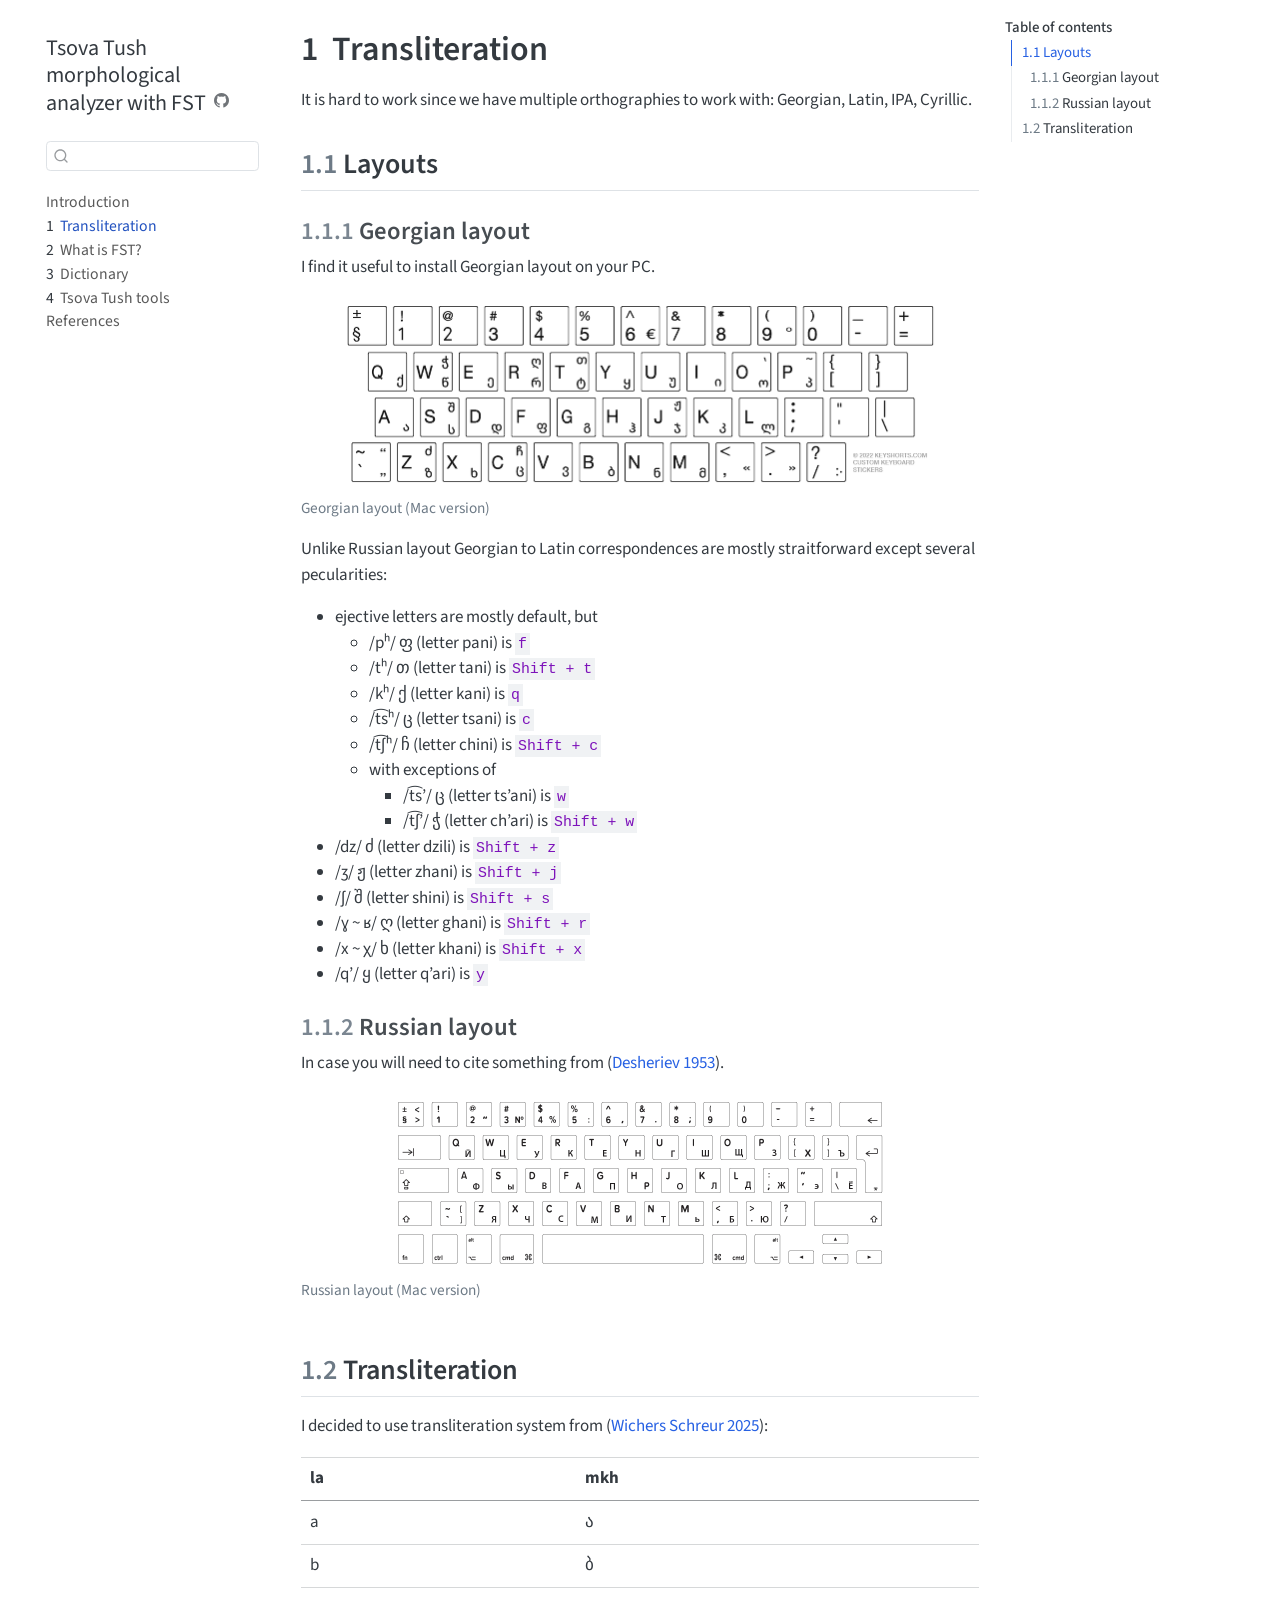
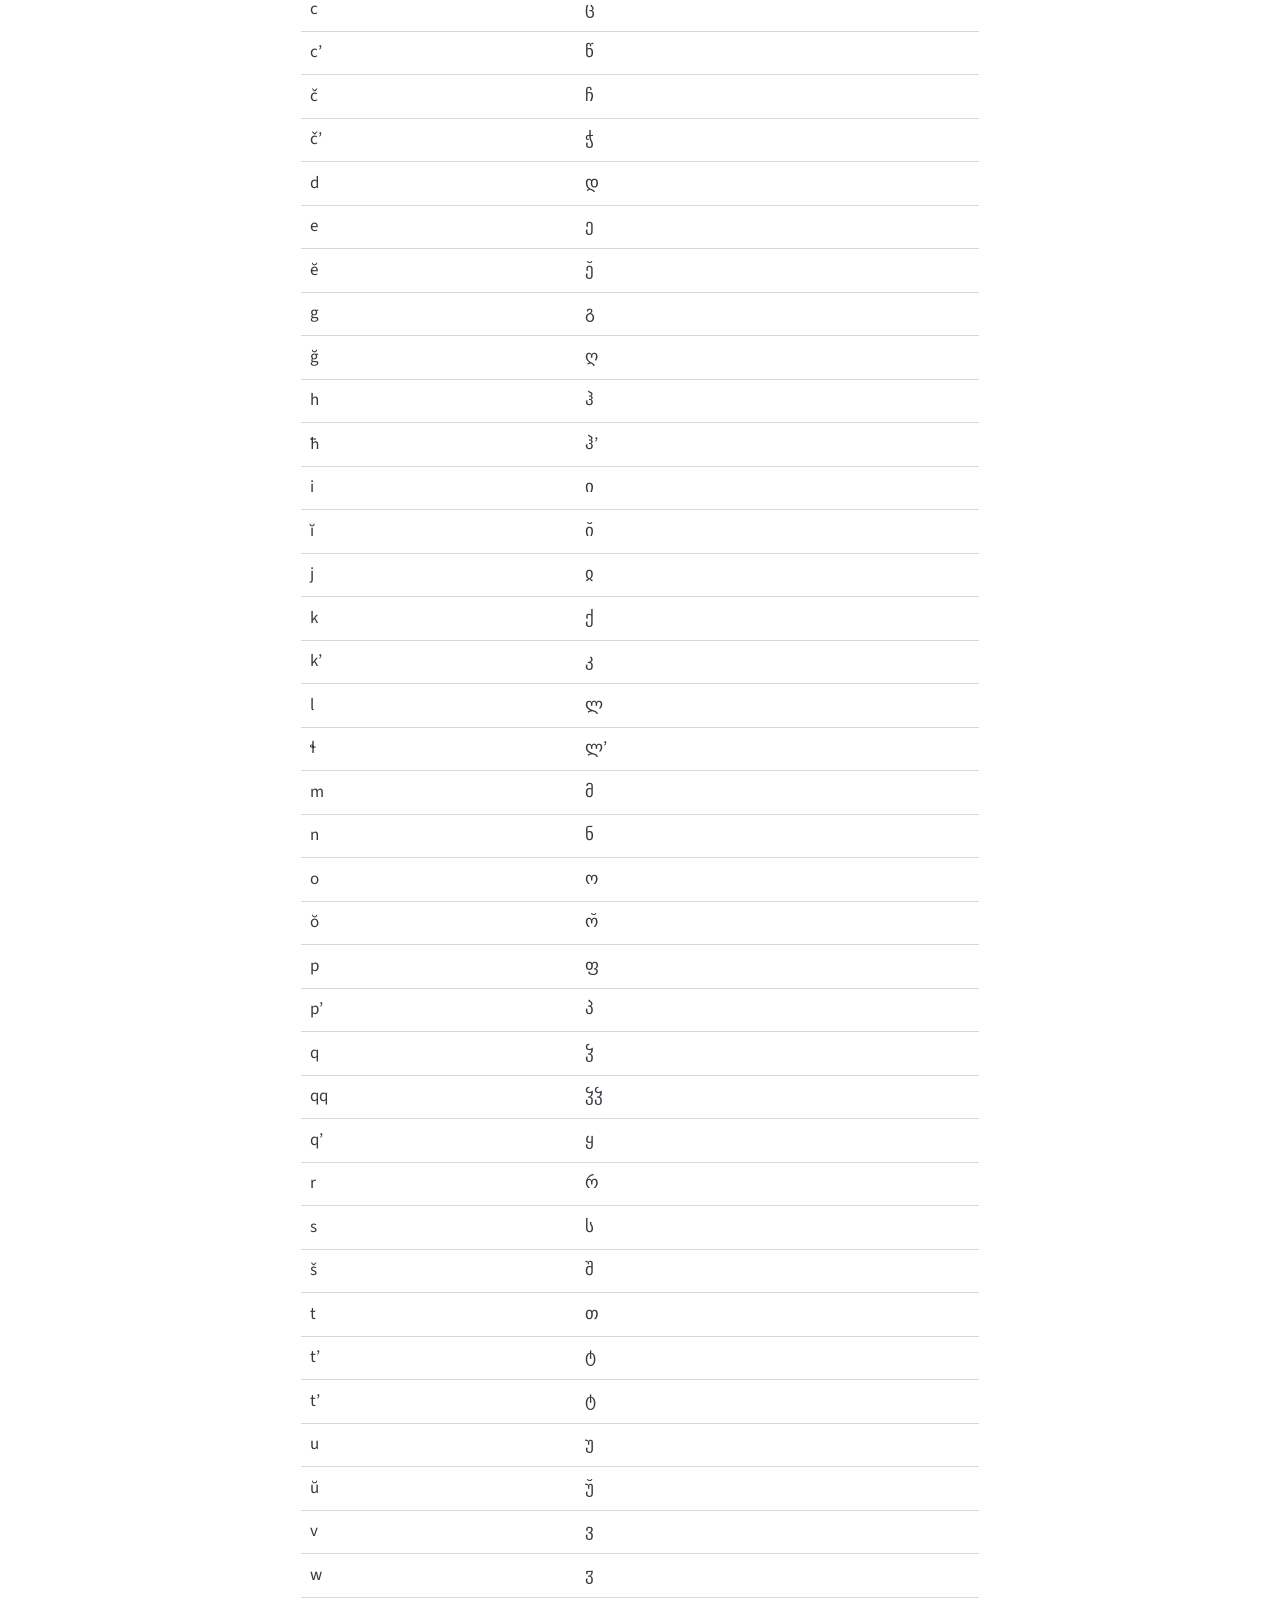
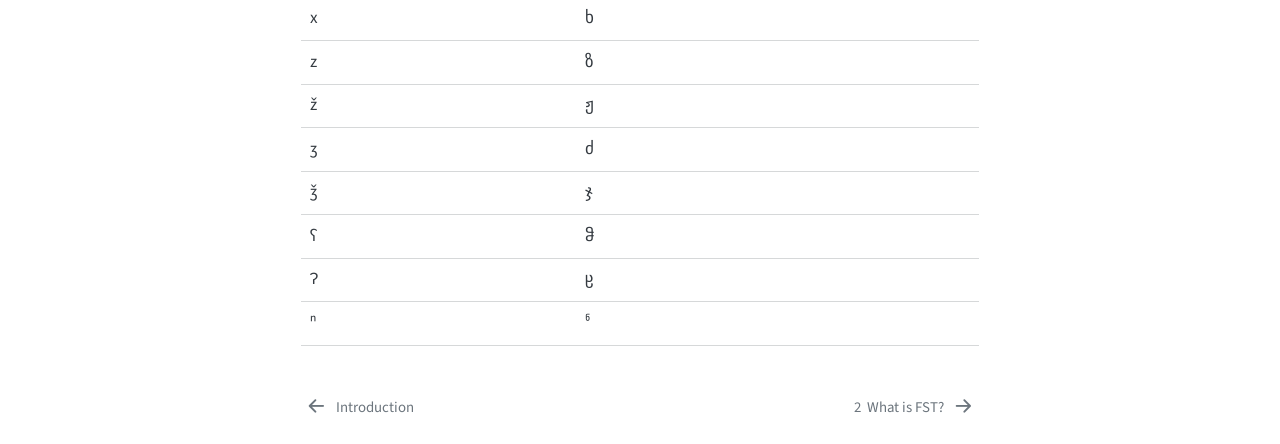
<file: docs/01_transliteration.html>
<!DOCTYPE html>
<html xmlns="http://www.w3.org/1999/xhtml" lang="en" xml:lang="en"><head>

<meta charset="utf-8">
<meta name="generator" content="quarto-1.9.29">

<meta name="viewport" content="width=device-width, initial-scale=1.0, user-scalable=yes">


<title>1&nbsp; Transliteration – Tsova Tush morphological analyzer with FST</title>
<style>
/* Default styles provided by pandoc.
** See https://pandoc.org/MANUAL.html#variables-for-html for config info.
*/
code{white-space: pre-wrap;}
span.smallcaps{font-variant: small-caps;}
div.columns{display: flex; gap: min(4vw, 1.5em);}
div.column{flex: auto; overflow-x: auto;}
div.hanging-indent{margin-left: 1.5em; text-indent: -1.5em;}
ul.task-list{list-style: none;}
ul.task-list li input[type="checkbox"] {
  width: 0.8em;
  margin: 0 0.8em 0.2em -1em; /* quarto-specific, see https://github.com/quarto-dev/quarto-cli/issues/4556 */ 
  vertical-align: middle;
}
/* CSS for citations */
div.csl-bib-body { }
div.csl-entry {
  clear: both;
}
.hanging-indent div.csl-entry {
  margin-left:2em;
  text-indent:-2em;
}
div.csl-left-margin {
  min-width:2em;
  float:left;
}
div.csl-right-inline {
  margin-left:2em;
  padding-left:1em;
}
div.csl-indent {
  margin-left: 2em;
}</style>


<script src="site_libs/quarto-nav/quarto-nav.js"></script>
<script src="site_libs/quarto-nav/headroom.min.js"></script>
<script src="site_libs/clipboard/clipboard.min.js"></script>
<script src="site_libs/quarto-search/autocomplete.umd.js"></script>
<script src="site_libs/quarto-search/fuse.min.js"></script>
<script src="site_libs/quarto-search/quarto-search.js"></script>
<meta name="quarto:offset" content="./">
<link href="./02_introduction_to_transducers.html" rel="next">
<link href="./index.html" rel="prev">
<script src="site_libs/quarto-html/quarto.js" type="module"></script>
<script src="site_libs/quarto-html/tabsets/tabsets.js" type="module"></script>
<script src="site_libs/quarto-html/popper.min.js"></script>
<script src="site_libs/quarto-html/tippy.umd.min.js"></script>
<script src="site_libs/quarto-html/anchor.min.js"></script>
<link href="site_libs/quarto-html/tippy.css" rel="stylesheet">
<link href="site_libs/quarto-html/quarto-syntax-highlighting-dfa48a90d809c806c7ea2d5aecd9fc66.css" rel="stylesheet" id="quarto-text-highlighting-styles">
<script src="site_libs/bootstrap/bootstrap.min.js"></script>
<link href="site_libs/bootstrap/bootstrap-icons.css" rel="stylesheet">
<link href="site_libs/bootstrap/bootstrap-e4126f28d09bb98c44dfaf6ac6787a95.min.css" rel="stylesheet" append-hash="true" id="quarto-bootstrap" data-mode="light">
<script id="quarto-search-options" type="application/json">{
  "location": "sidebar",
  "copy-button": false,
  "collapse-after": 3,
  "panel-placement": "start",
  "type": "textbox",
  "limit": 50,
  "keyboard-shortcut": [
    "f",
    "/",
    "s"
  ],
  "show-item-context": false,
  "language": {
    "search-no-results-text": "No results",
    "search-matching-documents-text": "matching documents",
    "search-copy-link-title": "Copy link to search",
    "search-hide-matches-text": "Hide additional matches",
    "search-more-match-text": "more match in this document",
    "search-more-matches-text": "more matches in this document",
    "search-clear-button-title": "Clear",
    "search-text-placeholder": "",
    "search-detached-cancel-button-title": "Cancel",
    "search-submit-button-title": "Submit",
    "search-label": "Search"
  }
}</script>
<link href="site_libs/pagedtable-1.1/css/pagedtable.css" rel="stylesheet">
<script src="site_libs/pagedtable-1.1/js/pagedtable.js"></script>


<link rel="stylesheet" href="styles.css">
</head>

<body class="nav-sidebar floating quarto-light">

<div id="quarto-search-results"></div>
  <header id="quarto-header" class="headroom fixed-top">
  <nav class="quarto-secondary-nav">
    <div class="container-fluid d-flex">
      <button type="button" class="quarto-btn-toggle btn" data-bs-toggle="collapse" role="button" data-bs-target=".quarto-sidebar-collapse-item" aria-controls="quarto-sidebar" aria-expanded="false" aria-label="Toggle sidebar navigation" onclick="if (window.quartoToggleHeadroom) { window.quartoToggleHeadroom(); }">
        <i class="bi bi-layout-text-sidebar-reverse"></i>
      </button>
        <nav class="quarto-page-breadcrumbs" aria-label="breadcrumb"><ol class="breadcrumb"><li class="breadcrumb-item"><a href="./01_transliteration.html"><span class="chapter-number">1</span>&nbsp; <span class="chapter-title">Transliteration</span></a></li></ol></nav>
        <a class="flex-grow-1" role="navigation" data-bs-toggle="collapse" data-bs-target=".quarto-sidebar-collapse-item" aria-controls="quarto-sidebar" aria-expanded="false" aria-label="Toggle sidebar navigation" onclick="if (window.quartoToggleHeadroom) { window.quartoToggleHeadroom(); }">      
        </a>
      <button type="button" class="btn quarto-search-button" aria-label="Search" onclick="window.quartoOpenSearch();">
        <i class="bi bi-search"></i>
      </button>
    </div>
  </nav>
</header>
<!-- content -->
<div id="quarto-content" class="quarto-container page-columns page-rows-contents page-layout-full">
<!-- sidebar -->
  <nav id="quarto-sidebar" class="sidebar collapse collapse-horizontal quarto-sidebar-collapse-item sidebar-navigation floating overflow-auto">
    <div class="pt-lg-2 mt-2 text-left sidebar-header">
    <div class="sidebar-title mb-0 py-0">
      <a href="./">Tsova Tush morphological analyzer with FST</a> 
        <div class="sidebar-tools-main">
    <a href="https://github.com/agricolamz/tsova_tush_fst/" title="Source Code" class="quarto-navigation-tool px-1" aria-label="Source Code"><i class="bi bi-github"></i></a>
</div>
    </div>
      </div>
        <div class="mt-2 flex-shrink-0 align-items-center">
        <div class="sidebar-search">
        <div id="quarto-search" class="" title="Search"></div>
        </div>
        </div>
    <div class="sidebar-menu-container"> 
    <ul class="list-unstyled mt-1">
        <li class="sidebar-item">
  <div class="sidebar-item-container"> 
  <a href="./index.html" class="sidebar-item-text sidebar-link">
 <span class="menu-text">Introduction</span></a>
  </div>
</li>
        <li class="sidebar-item">
  <div class="sidebar-item-container"> 
  <a href="./01_transliteration.html" class="sidebar-item-text sidebar-link active">
 <span class="menu-text"><span class="chapter-number">1</span>&nbsp; <span class="chapter-title">Transliteration</span></span></a>
  </div>
</li>
        <li class="sidebar-item">
  <div class="sidebar-item-container"> 
  <a href="./02_introduction_to_transducers.html" class="sidebar-item-text sidebar-link">
 <span class="menu-text"><span class="chapter-number">2</span>&nbsp; <span class="chapter-title">What is FST?</span></span></a>
  </div>
</li>
        <li class="sidebar-item">
  <div class="sidebar-item-container"> 
  <a href="./03_dictionary.html" class="sidebar-item-text sidebar-link">
 <span class="menu-text"><span class="chapter-number">3</span>&nbsp; <span class="chapter-title">Dictionary</span></span></a>
  </div>
</li>
        <li class="sidebar-item">
  <div class="sidebar-item-container"> 
  <a href="./04_tt_fst_tools.html" class="sidebar-item-text sidebar-link">
 <span class="menu-text"><span class="chapter-number">4</span>&nbsp; <span class="chapter-title">Tsova Tush tools</span></span></a>
  </div>
</li>
        <li class="sidebar-item">
  <div class="sidebar-item-container"> 
  <a href="./references.html" class="sidebar-item-text sidebar-link">
 <span class="menu-text">References</span></a>
  </div>
</li>
    </ul>
    </div>
</nav>
<div id="quarto-sidebar-glass" class="quarto-sidebar-collapse-item" data-bs-toggle="collapse" data-bs-target=".quarto-sidebar-collapse-item"></div>
<!-- margin-sidebar -->
    <div id="quarto-margin-sidebar" class="sidebar margin-sidebar">
        <nav id="TOC" role="doc-toc" class="toc-active">
    <h2 id="toc-title">Table of contents</h2>
   
  <ul>
  <li><a href="#layouts" id="toc-layouts" class="nav-link active" data-scroll-target="#layouts"><span class="header-section-number">1.1</span> Layouts</a>
  <ul class="collapse">
  <li><a href="#georgian-layout" id="toc-georgian-layout" class="nav-link" data-scroll-target="#georgian-layout"><span class="header-section-number">1.1.1</span> Georgian layout</a></li>
  <li><a href="#russian-layout" id="toc-russian-layout" class="nav-link" data-scroll-target="#russian-layout"><span class="header-section-number">1.1.2</span> Russian layout</a></li>
  </ul></li>
  <li><a href="#transliteration" id="toc-transliteration" class="nav-link" data-scroll-target="#transliteration"><span class="header-section-number">1.2</span> Transliteration</a></li>
  </ul>
</nav>
    </div>
<!-- main -->
<main class="content column-body" id="quarto-document-content">

<header id="title-block-header" class="quarto-title-block default">
<div class="quarto-title">
<h1 class="title"><span class="chapter-number">1</span>&nbsp; <span class="chapter-title">Transliteration</span></h1>
</div>



<div class="quarto-title-meta column-body">

    
  
    
  </div>
  


</header>


<p>It is hard to work since we have multiple orthographies to work with: Georgian, Latin, IPA, Cyrillic.</p>
<section id="layouts" class="level2" data-number="1.1">
<h2 data-number="1.1" class="anchored" data-anchor-id="layouts"><span class="header-section-number">1.1</span> Layouts</h2>
<section id="georgian-layout" class="level3" data-number="1.1.1">
<h3 data-number="1.1.1" class="anchored" data-anchor-id="georgian-layout"><span class="header-section-number">1.1.1</span> Georgian layout</h3>
<p>I find it useful to install Georgian layout on your PC.</p>
<div class="cell">
<div class="cell-output-display">
<div class="quarto-figure quarto-figure-center">
<figure class="figure">
<p><img src="images/georgian-qwerty-layout.png" class="img-fluid figure-img" width="600"></p>
<figcaption>Georgian layout (Mac version)</figcaption>
</figure>
</div>
</div>
</div>
<p>Unlike Russian layout Georgian to Latin correspondences are mostly straitforward except several pecularities:</p>
<ul>
<li>ejective letters are mostly default, but
<ul>
<li>/pʰ/ ფ (letter pani) is <code>f</code></li>
<li>/tʰ/ თ (letter tani) is <code>Shift + t</code></li>
<li>/kʰ/ ქ (letter kani) is <code>q</code></li>
<li>/t͡sʰ/ ც (letter tsani) is <code>c</code></li>
<li>/t͡ʃʰ/ ჩ (letter chini) is <code>Shift + c</code></li>
<li>with exceptions of
<ul>
<li>/t͡s’/ ც (letter ts’ani) is <code>w</code></li>
<li>/t͡ʃ’/ ჭ (letter ch’ari) is <code>Shift + w</code></li>
</ul></li>
</ul></li>
<li>/dz/ ძ (letter dzili) is <code>Shift + z</code></li>
<li>/ʒ/ ჟ (letter zhani) is <code>Shift + j</code></li>
<li>/ʃ/ შ (letter shini) is <code>Shift + s</code></li>
<li>/ɣ ~ ʁ/ ღ (letter ghani) is <code>Shift + r</code></li>
<li>/x ~ χ/ ხ (letter khani) is <code>Shift + x</code></li>
<li>/q’/ ყ (letter q’ari) is <code>y</code></li>
</ul>
</section>
<section id="russian-layout" class="level3" data-number="1.1.2">
<h3 data-number="1.1.2" class="anchored" data-anchor-id="russian-layout"><span class="header-section-number">1.1.2</span> Russian layout</h3>
<p>In case you will need to cite something from <span class="citation" data-cites="desheriev53">(<a href="references.html#ref-desheriev53" role="doc-biblioref">Desheriev 1953</a>)</span>.</p>
<div class="cell">
<div class="cell-output-display">
<div class="quarto-figure quarto-figure-center">
<figure class="figure">
<p><img src="images/russian-qwerty-layout.png" class="img-fluid figure-img" width="500"></p>
<figcaption>Russian layout (Mac version)</figcaption>
</figure>
</div>
</div>
</div>
</section>
</section>
<section id="transliteration" class="level2" data-number="1.2">
<h2 data-number="1.2" class="anchored" data-anchor-id="transliteration"><span class="header-section-number">1.2</span> Transliteration</h2>
<p>I decided to use transliteration system from <span class="citation" data-cites="wichersschreur2025">(<a href="references.html#ref-wichersschreur2025" role="doc-biblioref">Wichers Schreur 2025</a>)</span>:</p>
<table class="caption-top table">
<thead>
<tr class="header">
<th>la</th>
<th>mkh</th>
</tr>
</thead>
<tbody>
<tr class="odd">
<td>a</td>
<td>ა</td>
</tr>
<tr class="even">
<td>b</td>
<td>ბ</td>
</tr>
<tr class="odd">
<td>c</td>
<td>ც</td>
</tr>
<tr class="even">
<td>c’</td>
<td>წ</td>
</tr>
<tr class="odd">
<td>č</td>
<td>ჩ</td>
</tr>
<tr class="even">
<td>č’</td>
<td>ჭ</td>
</tr>
<tr class="odd">
<td>d</td>
<td>დ</td>
</tr>
<tr class="even">
<td>e</td>
<td>ე</td>
</tr>
<tr class="odd">
<td>ĕ</td>
<td>ე̆</td>
</tr>
<tr class="even">
<td>g</td>
<td>გ</td>
</tr>
<tr class="odd">
<td>ğ</td>
<td>ღ</td>
</tr>
<tr class="even">
<td>h</td>
<td>ჰ</td>
</tr>
<tr class="odd">
<td>ħ</td>
<td>ჰ’</td>
</tr>
<tr class="even">
<td>i</td>
<td>ი</td>
</tr>
<tr class="odd">
<td>ĭ</td>
<td>ი̆</td>
</tr>
<tr class="even">
<td>j</td>
<td>ჲ</td>
</tr>
<tr class="odd">
<td>k</td>
<td>ქ</td>
</tr>
<tr class="even">
<td>k’</td>
<td>კ</td>
</tr>
<tr class="odd">
<td>l</td>
<td>ლ</td>
</tr>
<tr class="even">
<td>ɬ</td>
<td>ლ’</td>
</tr>
<tr class="odd">
<td>m</td>
<td>მ</td>
</tr>
<tr class="even">
<td>n</td>
<td>ნ</td>
</tr>
<tr class="odd">
<td>o</td>
<td>ო</td>
</tr>
<tr class="even">
<td>ŏ</td>
<td>ო̆</td>
</tr>
<tr class="odd">
<td>p</td>
<td>ფ</td>
</tr>
<tr class="even">
<td>p’</td>
<td>პ</td>
</tr>
<tr class="odd">
<td>q</td>
<td>ჴ</td>
</tr>
<tr class="even">
<td>qq</td>
<td>ჴჴ</td>
</tr>
<tr class="odd">
<td>q’</td>
<td>ყ</td>
</tr>
<tr class="even">
<td>r</td>
<td>რ</td>
</tr>
<tr class="odd">
<td>s</td>
<td>ს</td>
</tr>
<tr class="even">
<td>š</td>
<td>შ</td>
</tr>
<tr class="odd">
<td>t</td>
<td>თ</td>
</tr>
<tr class="even">
<td>t’</td>
<td>ტ</td>
</tr>
<tr class="odd">
<td>t’</td>
<td>ტ</td>
</tr>
<tr class="even">
<td>u</td>
<td>უ</td>
</tr>
<tr class="odd">
<td>ŭ</td>
<td>უ̆</td>
</tr>
<tr class="even">
<td>v</td>
<td>ვ</td>
</tr>
<tr class="odd">
<td>w</td>
<td>ჳ</td>
</tr>
<tr class="even">
<td>x</td>
<td>ხ</td>
</tr>
<tr class="odd">
<td>z</td>
<td>ზ</td>
</tr>
<tr class="even">
<td>ž</td>
<td>ჟ</td>
</tr>
<tr class="odd">
<td>ʒ</td>
<td>ძ</td>
</tr>
<tr class="even">
<td>ǯ</td>
<td>ჯ</td>
</tr>
<tr class="odd">
<td>ʕ</td>
<td>ჵ</td>
</tr>
<tr class="even">
<td>Ɂ</td>
<td>ჸ</td>
</tr>
<tr class="odd">
<td>ⁿ</td>
<td>ჼ</td>
</tr>
</tbody>
</table>


<div id="refs" class="references csl-bib-body hanging-indent" role="list" style="display: none">
<div id="ref-desheriev53" class="csl-entry" role="listitem">
Desheriev, Yunus D. 1953. <em>Bacbijskij Jazyk. <span>F</span>onetika, Morfologija, Sintaksis, Leksika [<span>T</span>he <span>B</span>atsbi Language: <span>P</span>honetics, Morphology, Syntax, Lexicon]</em>. Akademija Nauk SSSR, Institut Jazykoznanija.
</div>
<div id="ref-wichersschreur2025" class="csl-entry" role="listitem">
Wichers Schreur, Jesse. 2025. <em><span>I</span>ntensive Language Contact in the <span>C</span>aucasus: <span>T</span>he Case of <span>T</span>sova-<span>T</span>ush</em>. Languages of the Caucasus 5. Language Science Press. <a href="https://doi.org/10.5281/zenodo.15275286">https://doi.org/10.5281/zenodo.15275286</a>.
</div>
</div>
</section>

</main> <!-- /main -->
<script id="quarto-html-after-body" type="application/javascript">
  window.document.addEventListener("DOMContentLoaded", function (event) {
    const icon = "";
    const anchorJS = new window.AnchorJS();
    anchorJS.options = {
      placement: 'right',
      icon: icon
    };
    anchorJS.add('.anchored');
    const isCodeAnnotation = (el) => {
      for (const clz of el.classList) {
        if (clz.startsWith('code-annotation-')) {                     
          return true;
        }
      }
      return false;
    }
    const onCopySuccess = function(e) {
      // button target
      const button = e.trigger;
      // don't keep focus
      button.blur();
      // flash "checked"
      button.classList.add('code-copy-button-checked');
      var currentTitle = button.getAttribute("title");
      button.setAttribute("title", "Copied!");
      let tooltip;
      if (window.bootstrap) {
        button.setAttribute("data-bs-toggle", "tooltip");
        button.setAttribute("data-bs-placement", "left");
        button.setAttribute("data-bs-title", "Copied!");
        tooltip = new bootstrap.Tooltip(button, 
          { trigger: "manual", 
            customClass: "code-copy-button-tooltip",
            offset: [0, -8]});
        tooltip.show();    
      }
      setTimeout(function() {
        if (tooltip) {
          tooltip.hide();
          button.removeAttribute("data-bs-title");
          button.removeAttribute("data-bs-toggle");
          button.removeAttribute("data-bs-placement");
        }
        button.setAttribute("title", currentTitle);
        button.classList.remove('code-copy-button-checked');
      }, 1000);
      // clear code selection
      e.clearSelection();
    }
    const getTextToCopy = function(trigger) {
      const outerScaffold = trigger.parentElement.cloneNode(true);
      const codeEl = outerScaffold.querySelector('code');
      for (const childEl of codeEl.children) {
        if (isCodeAnnotation(childEl)) {
          childEl.remove();
        }
      }
      return codeEl.innerText;
    }
    const clipboard = new window.ClipboardJS('.code-copy-button:not([data-in-quarto-modal])', {
      text: getTextToCopy
    });
    clipboard.on('success', onCopySuccess);
    if (window.document.getElementById('quarto-embedded-source-code-modal')) {
      const clipboardModal = new window.ClipboardJS('.code-copy-button[data-in-quarto-modal]', {
        text: getTextToCopy,
        container: window.document.getElementById('quarto-embedded-source-code-modal')
      });
      clipboardModal.on('success', onCopySuccess);
    }
      var localhostRegex = new RegExp(/^(?:http|https):\/\/localhost\:?[0-9]*\//);
      var mailtoRegex = new RegExp(/^mailto:/);
        var filterRegex = new RegExp('/' + window.location.host + '/');
      var isInternal = (href) => {
          return filterRegex.test(href) || localhostRegex.test(href) || mailtoRegex.test(href);
      }
      // Inspect non-navigation links and adorn them if external
     var links = window.document.querySelectorAll('a[href]:not(.nav-link):not(.navbar-brand):not(.toc-action):not(.sidebar-link):not(.sidebar-item-toggle):not(.pagination-link):not(.no-external):not([aria-hidden]):not(.dropdown-item):not(.quarto-navigation-tool):not(.about-link)');
      for (var i=0; i<links.length; i++) {
        const link = links[i];
        if (!isInternal(link.href)) {
          // undo the damage that might have been done by quarto-nav.js in the case of
          // links that we want to consider external
          if (link.dataset.originalHref !== undefined) {
            link.href = link.dataset.originalHref;
          }
        }
      }
    function tippyHover(el, contentFn, onTriggerFn, onUntriggerFn) {
      const config = {
        allowHTML: true,
        maxWidth: 500,
        delay: 100,
        arrow: false,
        appendTo: function(el) {
            return el.parentElement;
        },
        interactive: true,
        interactiveBorder: 10,
        theme: 'quarto',
        placement: 'bottom-start',
      };
      if (contentFn) {
        config.content = contentFn;
      }
      if (onTriggerFn) {
        config.onTrigger = onTriggerFn;
      }
      if (onUntriggerFn) {
        config.onUntrigger = onUntriggerFn;
      }
      window.tippy(el, config); 
    }
    const noterefs = window.document.querySelectorAll('a[role="doc-noteref"]');
    for (var i=0; i<noterefs.length; i++) {
      const ref = noterefs[i];
      tippyHover(ref, function() {
        // use id or data attribute instead here
        let href = ref.getAttribute('data-footnote-href') || ref.getAttribute('href');
        try { href = new URL(href).hash; } catch {}
        const id = href.replace(/^#\/?/, "");
        const note = window.document.getElementById(id);
        if (note) {
          return note.innerHTML;
        } else {
          return "";
        }
      });
    }
    const xrefs = window.document.querySelectorAll('a.quarto-xref');
    const processXRef = (id, note) => {
      // Strip column container classes
      const stripColumnClz = (el) => {
        el.classList.remove("page-full", "page-columns");
        if (el.children) {
          for (const child of el.children) {
            stripColumnClz(child);
          }
        }
      }
      stripColumnClz(note)
      if (id === null || id.startsWith('sec-')) {
        // Special case sections, only their first couple elements
        const container = document.createElement("div");
        if (note.children && note.children.length > 2) {
          container.appendChild(note.children[0].cloneNode(true));
          for (let i = 1; i < note.children.length; i++) {
            const child = note.children[i];
            if (child.tagName === "P" && child.innerText === "") {
              continue;
            } else {
              container.appendChild(child.cloneNode(true));
              break;
            }
          }
          if (window.Quarto?.typesetMath) {
            window.Quarto.typesetMath(container);
          }
          return container.innerHTML
        } else {
          if (window.Quarto?.typesetMath) {
            window.Quarto.typesetMath(note);
          }
          return note.innerHTML;
        }
      } else {
        // Remove any anchor links if they are present
        const anchorLink = note.querySelector('a.anchorjs-link');
        if (anchorLink) {
          anchorLink.remove();
        }
        if (window.Quarto?.typesetMath) {
          window.Quarto.typesetMath(note);
        }
        if (note.classList.contains("callout")) {
          return note.outerHTML;
        } else {
          return note.innerHTML;
        }
      }
    }
    for (var i=0; i<xrefs.length; i++) {
      const xref = xrefs[i];
      tippyHover(xref, undefined, function(instance) {
        instance.disable();
        let url = xref.getAttribute('href');
        let hash = undefined; 
        if (url.startsWith('#')) {
          hash = url;
        } else {
          try { hash = new URL(url).hash; } catch {}
        }
        if (hash) {
          const id = hash.replace(/^#\/?/, "");
          const note = window.document.getElementById(id);
          if (note !== null) {
            try {
              const html = processXRef(id, note.cloneNode(true));
              instance.setContent(html);
            } finally {
              instance.enable();
              instance.show();
            }
          } else {
            // See if we can fetch this
            fetch(url.split('#')[0])
            .then(res => res.text())
            .then(html => {
              const parser = new DOMParser();
              const htmlDoc = parser.parseFromString(html, "text/html");
              const note = htmlDoc.getElementById(id);
              if (note !== null) {
                const html = processXRef(id, note);
                instance.setContent(html);
              } 
            }).finally(() => {
              instance.enable();
              instance.show();
            });
          }
        } else {
          // See if we can fetch a full url (with no hash to target)
          // This is a special case and we should probably do some content thinning / targeting
          fetch(url)
          .then(res => res.text())
          .then(html => {
            const parser = new DOMParser();
            const htmlDoc = parser.parseFromString(html, "text/html");
            const note = htmlDoc.querySelector('main.content');
            if (note !== null) {
              // This should only happen for chapter cross references
              // (since there is no id in the URL)
              // remove the first header
              if (note.children.length > 0 && note.children[0].tagName === "HEADER") {
                note.children[0].remove();
              }
              const html = processXRef(null, note);
              instance.setContent(html);
            } 
          }).finally(() => {
            instance.enable();
            instance.show();
          });
        }
      }, function(instance) {
      });
    }
        let selectedAnnoteEl;
        const selectorForAnnotation = ( cell, annotation) => {
          let cellAttr = 'data-code-cell="' + cell + '"';
          let lineAttr = 'data-code-annotation="' +  annotation + '"';
          const selector = 'span[' + cellAttr + '][' + lineAttr + ']';
          return selector;
        }
        const selectCodeLines = (annoteEl) => {
          const doc = window.document;
          const targetCell = annoteEl.getAttribute("data-target-cell");
          const targetAnnotation = annoteEl.getAttribute("data-target-annotation");
          const annoteSpan = window.document.querySelector(selectorForAnnotation(targetCell, targetAnnotation));
          const lines = annoteSpan.getAttribute("data-code-lines").split(",");
          const lineIds = lines.map((line) => {
            return targetCell + "-" + line;
          })
          let top = null;
          let height = null;
          let parent = null;
          if (lineIds.length > 0) {
              //compute the position of the single el (top and bottom and make a div)
              const el = window.document.getElementById(lineIds[0]);
              top = el.offsetTop;
              height = el.offsetHeight;
              parent = el.parentElement.parentElement;
            if (lineIds.length > 1) {
              const lastEl = window.document.getElementById(lineIds[lineIds.length - 1]);
              const bottom = lastEl.offsetTop + lastEl.offsetHeight;
              height = bottom - top;
            }
            if (top !== null && height !== null && parent !== null) {
              // cook up a div (if necessary) and position it 
              let div = window.document.getElementById("code-annotation-line-highlight");
              if (div === null) {
                div = window.document.createElement("div");
                div.setAttribute("id", "code-annotation-line-highlight");
                div.style.position = 'absolute';
                parent.appendChild(div);
              }
              div.style.top = top - 2 + "px";
              div.style.height = height + 4 + "px";
              div.style.left = 0;
              let gutterDiv = window.document.getElementById("code-annotation-line-highlight-gutter");
              if (gutterDiv === null) {
                gutterDiv = window.document.createElement("div");
                gutterDiv.setAttribute("id", "code-annotation-line-highlight-gutter");
                gutterDiv.style.position = 'absolute';
                const codeCell = window.document.getElementById(targetCell);
                const gutter = codeCell.querySelector('.code-annotation-gutter');
                gutter.appendChild(gutterDiv);
              }
              gutterDiv.style.top = top - 2 + "px";
              gutterDiv.style.height = height + 4 + "px";
            }
            selectedAnnoteEl = annoteEl;
          }
        };
        const unselectCodeLines = () => {
          const elementsIds = ["code-annotation-line-highlight", "code-annotation-line-highlight-gutter"];
          elementsIds.forEach((elId) => {
            const div = window.document.getElementById(elId);
            if (div) {
              div.remove();
            }
          });
          selectedAnnoteEl = undefined;
        };
          // Handle positioning of the toggle
      window.addEventListener(
        "resize",
        throttle(() => {
          elRect = undefined;
          if (selectedAnnoteEl) {
            selectCodeLines(selectedAnnoteEl);
          }
        }, 10)
      );
      function throttle(fn, ms) {
      let throttle = false;
      let timer;
        return (...args) => {
          if(!throttle) { // first call gets through
              fn.apply(this, args);
              throttle = true;
          } else { // all the others get throttled
              if(timer) clearTimeout(timer); // cancel #2
              timer = setTimeout(() => {
                fn.apply(this, args);
                timer = throttle = false;
              }, ms);
          }
        };
      }
        // Attach click handler to the DT
        const annoteDls = window.document.querySelectorAll('dt[data-target-cell]');
        for (const annoteDlNode of annoteDls) {
          annoteDlNode.addEventListener('click', (event) => {
            const clickedEl = event.target;
            if (clickedEl !== selectedAnnoteEl) {
              unselectCodeLines();
              const activeEl = window.document.querySelector('dt[data-target-cell].code-annotation-active');
              if (activeEl) {
                activeEl.classList.remove('code-annotation-active');
              }
              selectCodeLines(clickedEl);
              clickedEl.classList.add('code-annotation-active');
            } else {
              // Unselect the line
              unselectCodeLines();
              clickedEl.classList.remove('code-annotation-active');
            }
          });
        }
    const findCites = (el) => {
      const parentEl = el.parentElement;
      if (parentEl) {
        const cites = parentEl.dataset.cites;
        if (cites) {
          return {
            el,
            cites: cites.split(' ')
          };
        } else {
          return findCites(el.parentElement)
        }
      } else {
        return undefined;
      }
    };
    var bibliorefs = window.document.querySelectorAll('a[role="doc-biblioref"]');
    for (var i=0; i<bibliorefs.length; i++) {
      const ref = bibliorefs[i];
      const citeInfo = findCites(ref);
      if (citeInfo) {
        tippyHover(citeInfo.el, function() {
          var popup = window.document.createElement('div');
          citeInfo.cites.forEach(function(cite) {
            var citeDiv = window.document.createElement('div');
            citeDiv.classList.add('hanging-indent');
            citeDiv.classList.add('csl-entry');
            var biblioDiv = window.document.getElementById('ref-' + cite);
            if (biblioDiv) {
              citeDiv.innerHTML = biblioDiv.innerHTML;
            }
            popup.appendChild(citeDiv);
          });
          return popup.innerHTML;
        });
      }
    }
  });
  </script>
<nav class="page-navigation column-body">
  <div class="nav-page nav-page-previous">
      <a href="./index.html" class="pagination-link" aria-label="Introduction">
        <i class="bi bi-arrow-left-short"></i> <span class="nav-page-text">Introduction</span>
      </a>          
  </div>
  <div class="nav-page nav-page-next">
      <a href="./02_introduction_to_transducers.html" class="pagination-link" aria-label="What is FST?">
        <span class="nav-page-text"><span class="chapter-number">2</span>&nbsp; <span class="chapter-title">What is FST?</span></span> <i class="bi bi-arrow-right-short"></i>
      </a>
  </div>
</nav>
</div> <!-- /content -->




</body></html>
</file>
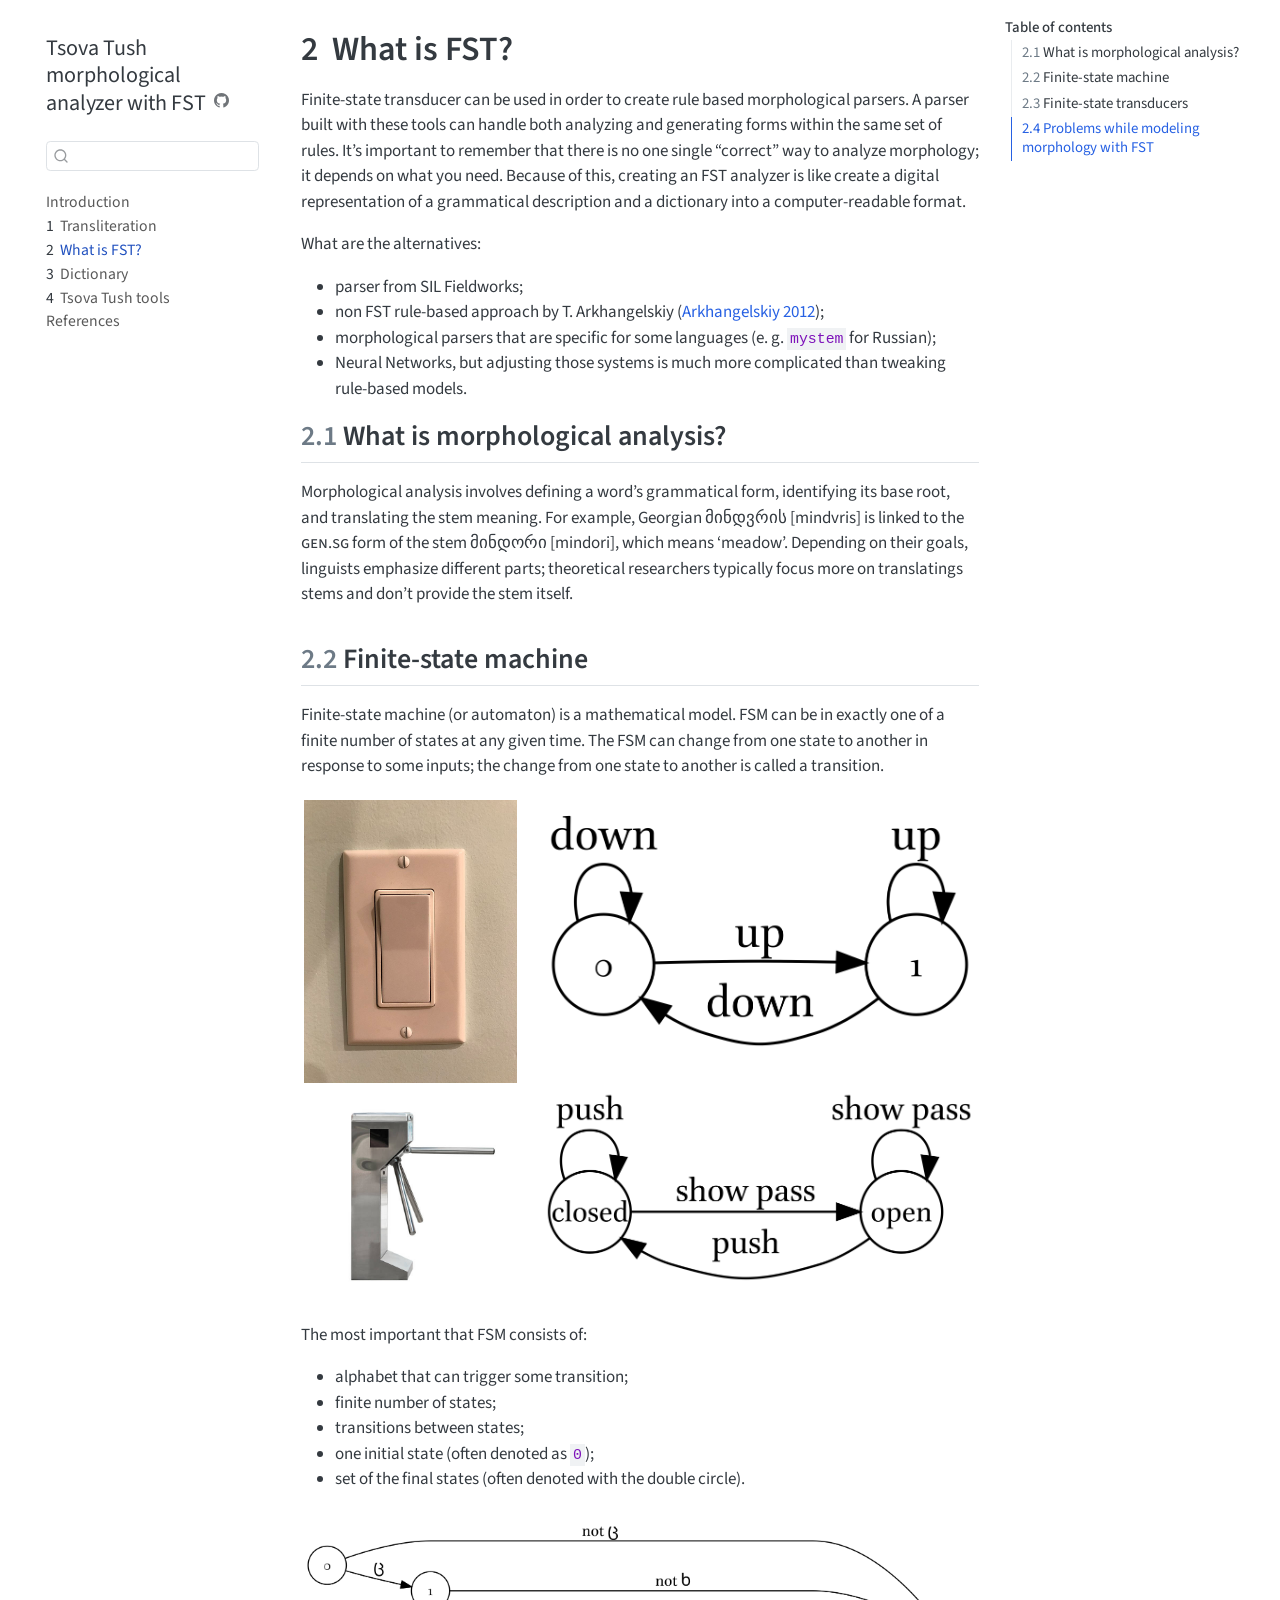
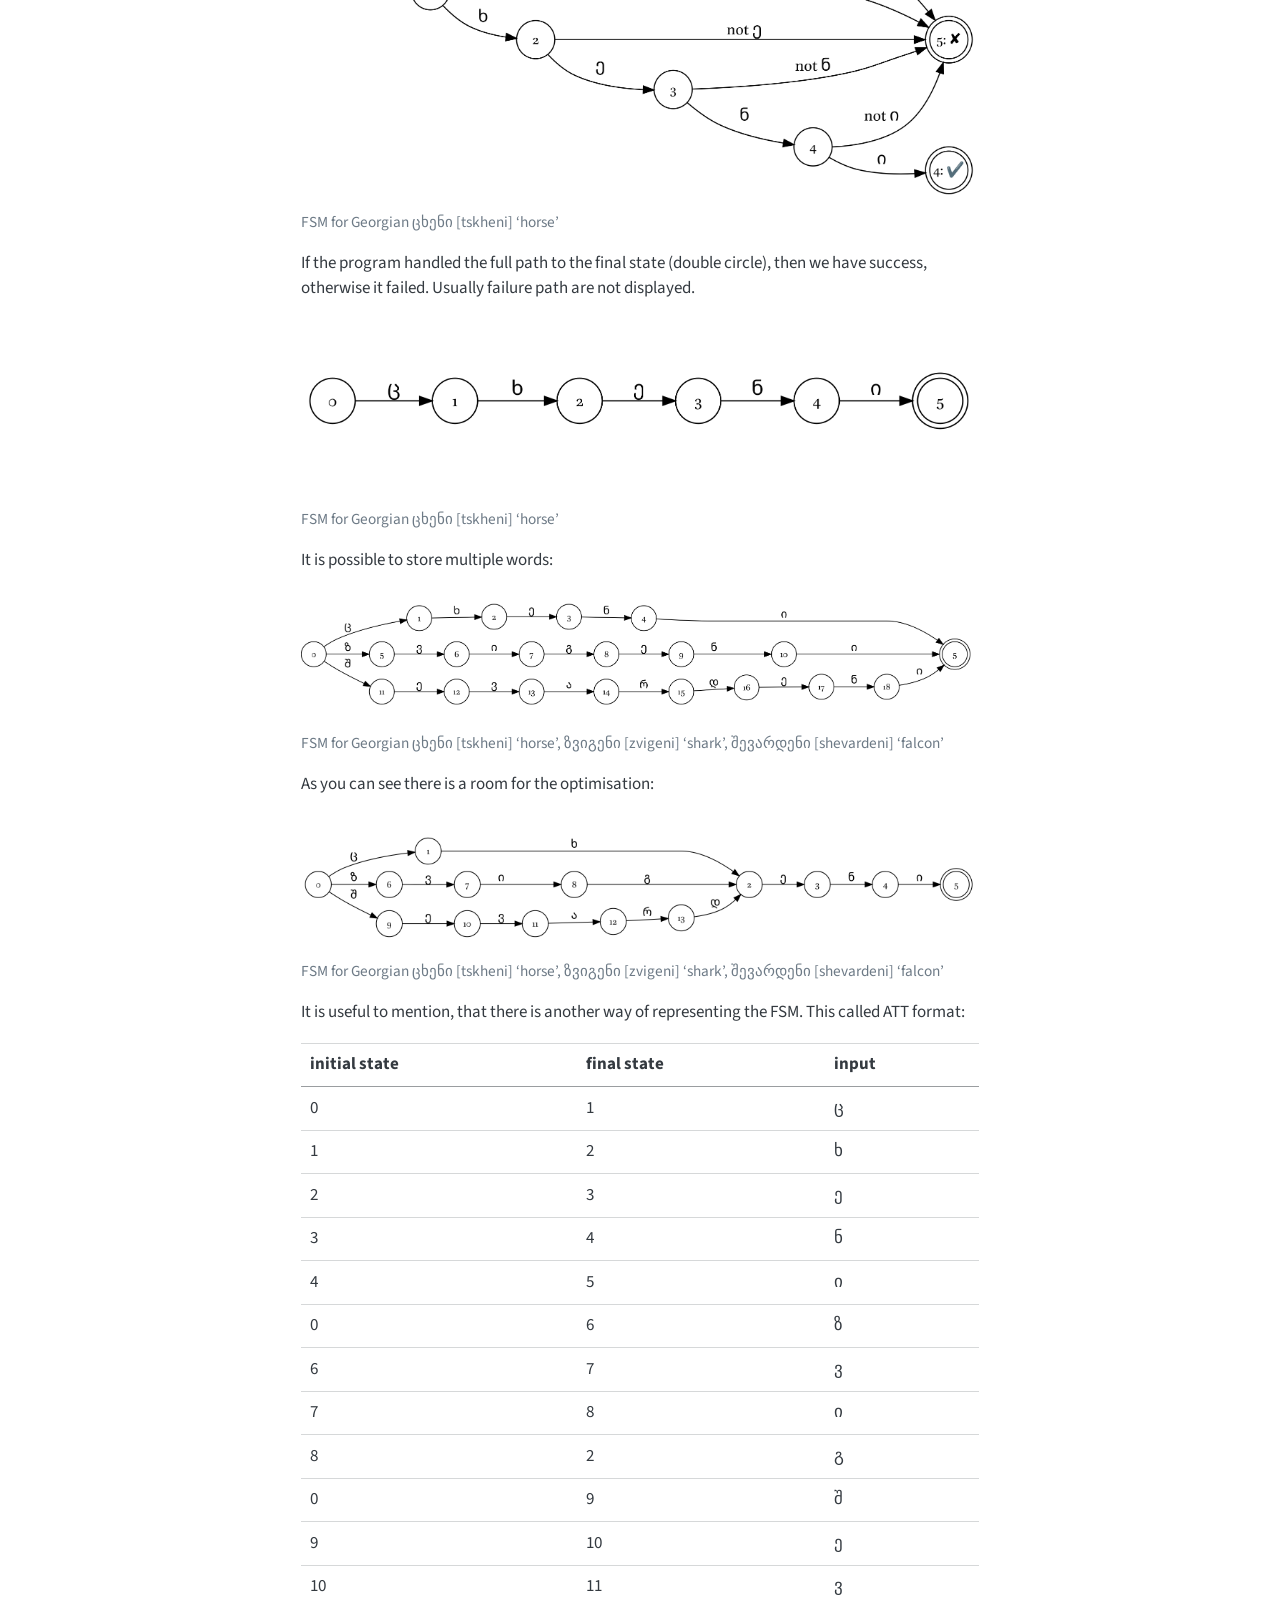
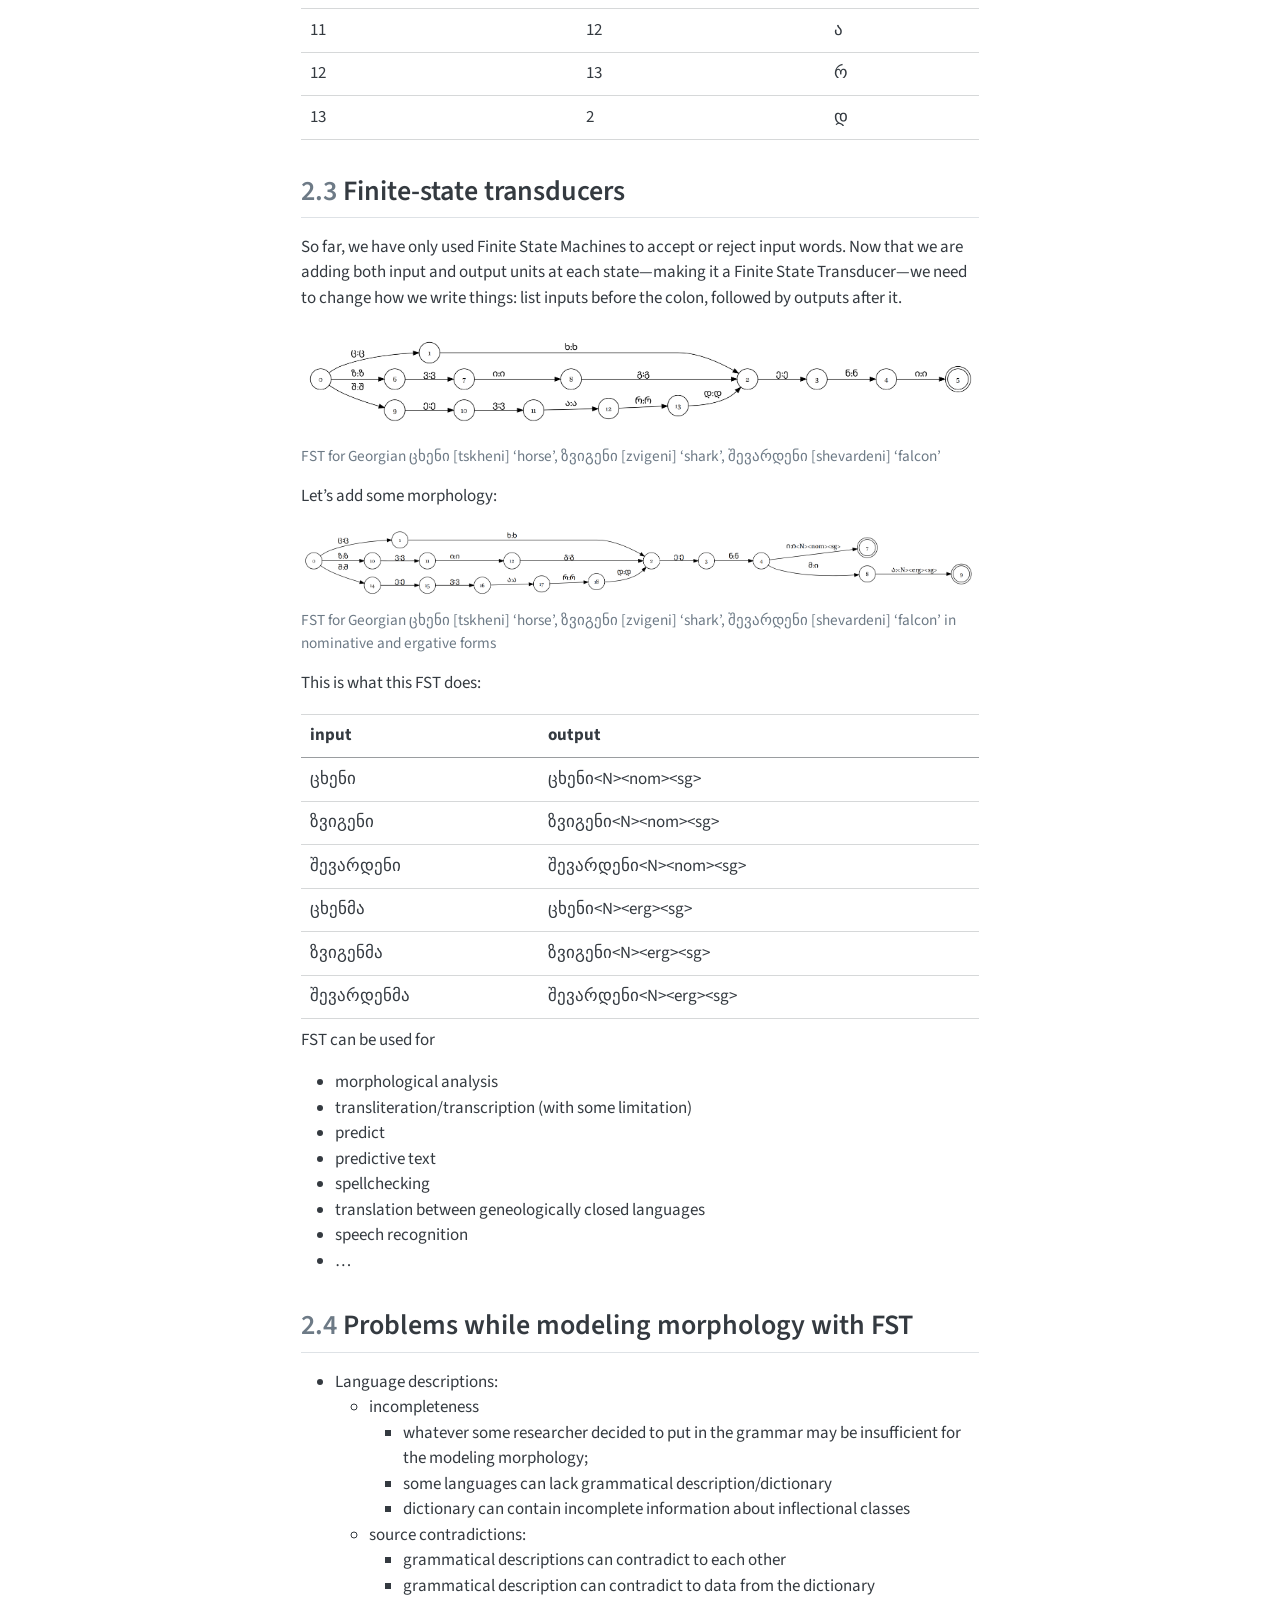
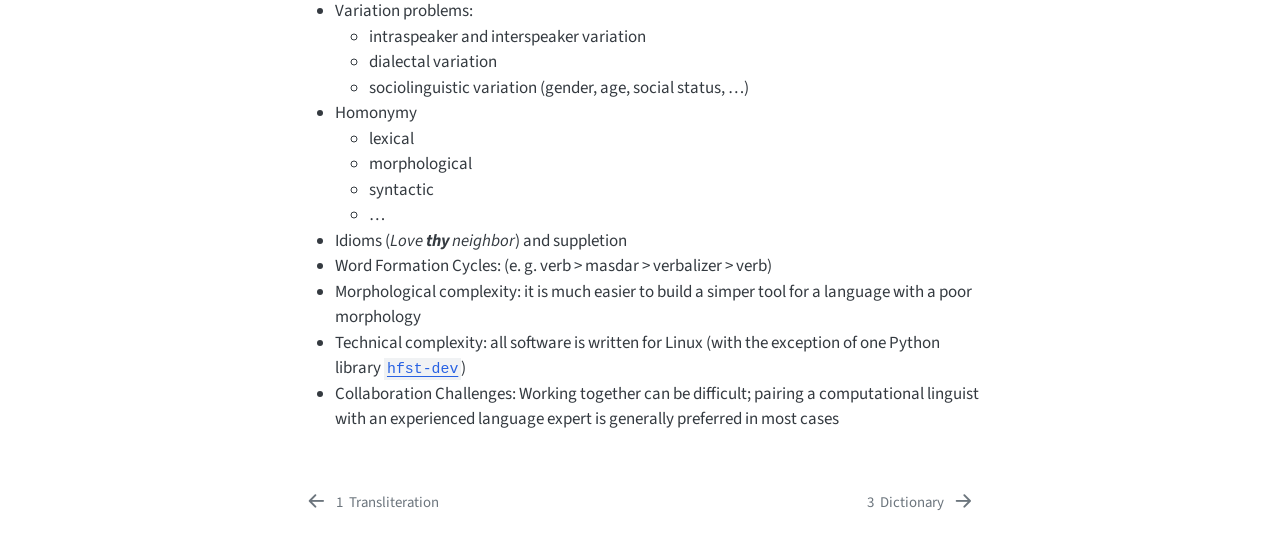
<file: docs/02_introduction_to_transducers.html>
<!DOCTYPE html>
<html xmlns="http://www.w3.org/1999/xhtml" lang="en" xml:lang="en"><head>

<meta charset="utf-8">
<meta name="generator" content="quarto-1.9.29">

<meta name="viewport" content="width=device-width, initial-scale=1.0, user-scalable=yes">


<title>2&nbsp; What is FST? – Tsova Tush morphological analyzer with FST</title>
<style>
/* Default styles provided by pandoc.
** See https://pandoc.org/MANUAL.html#variables-for-html for config info.
*/
code{white-space: pre-wrap;}
span.smallcaps{font-variant: small-caps;}
div.columns{display: flex; gap: min(4vw, 1.5em);}
div.column{flex: auto; overflow-x: auto;}
div.hanging-indent{margin-left: 1.5em; text-indent: -1.5em;}
ul.task-list{list-style: none;}
ul.task-list li input[type="checkbox"] {
  width: 0.8em;
  margin: 0 0.8em 0.2em -1em; /* quarto-specific, see https://github.com/quarto-dev/quarto-cli/issues/4556 */ 
  vertical-align: middle;
}
/* CSS for citations */
div.csl-bib-body { }
div.csl-entry {
  clear: both;
}
.hanging-indent div.csl-entry {
  margin-left:2em;
  text-indent:-2em;
}
div.csl-left-margin {
  min-width:2em;
  float:left;
}
div.csl-right-inline {
  margin-left:2em;
  padding-left:1em;
}
div.csl-indent {
  margin-left: 2em;
}</style>


<script src="site_libs/quarto-nav/quarto-nav.js"></script>
<script src="site_libs/quarto-nav/headroom.min.js"></script>
<script src="site_libs/clipboard/clipboard.min.js"></script>
<script src="site_libs/quarto-search/autocomplete.umd.js"></script>
<script src="site_libs/quarto-search/fuse.min.js"></script>
<script src="site_libs/quarto-search/quarto-search.js"></script>
<meta name="quarto:offset" content="./">
<link href="./03_dictionary.html" rel="next">
<link href="./01_transliteration.html" rel="prev">
<script src="site_libs/quarto-html/quarto.js" type="module"></script>
<script src="site_libs/quarto-html/tabsets/tabsets.js" type="module"></script>
<script src="site_libs/quarto-html/popper.min.js"></script>
<script src="site_libs/quarto-html/tippy.umd.min.js"></script>
<script src="site_libs/quarto-html/anchor.min.js"></script>
<link href="site_libs/quarto-html/tippy.css" rel="stylesheet">
<link href="site_libs/quarto-html/quarto-syntax-highlighting-dfa48a90d809c806c7ea2d5aecd9fc66.css" rel="stylesheet" id="quarto-text-highlighting-styles">
<script src="site_libs/bootstrap/bootstrap.min.js"></script>
<link href="site_libs/bootstrap/bootstrap-icons.css" rel="stylesheet">
<link href="site_libs/bootstrap/bootstrap-e4126f28d09bb98c44dfaf6ac6787a95.min.css" rel="stylesheet" append-hash="true" id="quarto-bootstrap" data-mode="light">
<script id="quarto-search-options" type="application/json">{
  "location": "sidebar",
  "copy-button": false,
  "collapse-after": 3,
  "panel-placement": "start",
  "type": "textbox",
  "limit": 50,
  "keyboard-shortcut": [
    "f",
    "/",
    "s"
  ],
  "show-item-context": false,
  "language": {
    "search-no-results-text": "No results",
    "search-matching-documents-text": "matching documents",
    "search-copy-link-title": "Copy link to search",
    "search-hide-matches-text": "Hide additional matches",
    "search-more-match-text": "more match in this document",
    "search-more-matches-text": "more matches in this document",
    "search-clear-button-title": "Clear",
    "search-text-placeholder": "",
    "search-detached-cancel-button-title": "Cancel",
    "search-submit-button-title": "Submit",
    "search-label": "Search"
  }
}</script>
<link href="site_libs/pagedtable-1.1/css/pagedtable.css" rel="stylesheet">
<script src="site_libs/pagedtable-1.1/js/pagedtable.js"></script>


<link rel="stylesheet" href="styles.css">
</head>

<body class="nav-sidebar floating quarto-light">

<div id="quarto-search-results"></div>
  <header id="quarto-header" class="headroom fixed-top">
  <nav class="quarto-secondary-nav">
    <div class="container-fluid d-flex">
      <button type="button" class="quarto-btn-toggle btn" data-bs-toggle="collapse" role="button" data-bs-target=".quarto-sidebar-collapse-item" aria-controls="quarto-sidebar" aria-expanded="false" aria-label="Toggle sidebar navigation" onclick="if (window.quartoToggleHeadroom) { window.quartoToggleHeadroom(); }">
        <i class="bi bi-layout-text-sidebar-reverse"></i>
      </button>
        <nav class="quarto-page-breadcrumbs" aria-label="breadcrumb"><ol class="breadcrumb"><li class="breadcrumb-item"><a href="./02_introduction_to_transducers.html"><span class="chapter-number">2</span>&nbsp; <span class="chapter-title">What is FST?</span></a></li></ol></nav>
        <a class="flex-grow-1" role="navigation" data-bs-toggle="collapse" data-bs-target=".quarto-sidebar-collapse-item" aria-controls="quarto-sidebar" aria-expanded="false" aria-label="Toggle sidebar navigation" onclick="if (window.quartoToggleHeadroom) { window.quartoToggleHeadroom(); }">      
        </a>
      <button type="button" class="btn quarto-search-button" aria-label="Search" onclick="window.quartoOpenSearch();">
        <i class="bi bi-search"></i>
      </button>
    </div>
  </nav>
</header>
<!-- content -->
<div id="quarto-content" class="quarto-container page-columns page-rows-contents page-layout-full">
<!-- sidebar -->
  <nav id="quarto-sidebar" class="sidebar collapse collapse-horizontal quarto-sidebar-collapse-item sidebar-navigation floating overflow-auto">
    <div class="pt-lg-2 mt-2 text-left sidebar-header">
    <div class="sidebar-title mb-0 py-0">
      <a href="./">Tsova Tush morphological analyzer with FST</a> 
        <div class="sidebar-tools-main">
    <a href="https://github.com/agricolamz/tsova_tush_fst/" title="Source Code" class="quarto-navigation-tool px-1" aria-label="Source Code"><i class="bi bi-github"></i></a>
</div>
    </div>
      </div>
        <div class="mt-2 flex-shrink-0 align-items-center">
        <div class="sidebar-search">
        <div id="quarto-search" class="" title="Search"></div>
        </div>
        </div>
    <div class="sidebar-menu-container"> 
    <ul class="list-unstyled mt-1">
        <li class="sidebar-item">
  <div class="sidebar-item-container"> 
  <a href="./index.html" class="sidebar-item-text sidebar-link">
 <span class="menu-text">Introduction</span></a>
  </div>
</li>
        <li class="sidebar-item">
  <div class="sidebar-item-container"> 
  <a href="./01_transliteration.html" class="sidebar-item-text sidebar-link">
 <span class="menu-text"><span class="chapter-number">1</span>&nbsp; <span class="chapter-title">Transliteration</span></span></a>
  </div>
</li>
        <li class="sidebar-item">
  <div class="sidebar-item-container"> 
  <a href="./02_introduction_to_transducers.html" class="sidebar-item-text sidebar-link active">
 <span class="menu-text"><span class="chapter-number">2</span>&nbsp; <span class="chapter-title">What is FST?</span></span></a>
  </div>
</li>
        <li class="sidebar-item">
  <div class="sidebar-item-container"> 
  <a href="./03_dictionary.html" class="sidebar-item-text sidebar-link">
 <span class="menu-text"><span class="chapter-number">3</span>&nbsp; <span class="chapter-title">Dictionary</span></span></a>
  </div>
</li>
        <li class="sidebar-item">
  <div class="sidebar-item-container"> 
  <a href="./04_tt_fst_tools.html" class="sidebar-item-text sidebar-link">
 <span class="menu-text"><span class="chapter-number">4</span>&nbsp; <span class="chapter-title">Tsova Tush tools</span></span></a>
  </div>
</li>
        <li class="sidebar-item">
  <div class="sidebar-item-container"> 
  <a href="./references.html" class="sidebar-item-text sidebar-link">
 <span class="menu-text">References</span></a>
  </div>
</li>
    </ul>
    </div>
</nav>
<div id="quarto-sidebar-glass" class="quarto-sidebar-collapse-item" data-bs-toggle="collapse" data-bs-target=".quarto-sidebar-collapse-item"></div>
<!-- margin-sidebar -->
    <div id="quarto-margin-sidebar" class="sidebar margin-sidebar">
        <nav id="TOC" role="doc-toc" class="toc-active">
    <h2 id="toc-title">Table of contents</h2>
   
  <ul>
  <li><a href="#what-is-morphological-analysis" id="toc-what-is-morphological-analysis" class="nav-link active" data-scroll-target="#what-is-morphological-analysis"><span class="header-section-number">2.1</span> What is morphological analysis?</a></li>
  <li><a href="#finite-state-machine" id="toc-finite-state-machine" class="nav-link" data-scroll-target="#finite-state-machine"><span class="header-section-number">2.2</span> Finite-state machine</a></li>
  <li><a href="#sec-transducers" id="toc-sec-transducers" class="nav-link" data-scroll-target="#sec-transducers"><span class="header-section-number">2.3</span> Finite-state transducers</a></li>
  <li><a href="#problems-while-modeling-morphology-with-fst" id="toc-problems-while-modeling-morphology-with-fst" class="nav-link" data-scroll-target="#problems-while-modeling-morphology-with-fst"><span class="header-section-number">2.4</span> Problems while modeling morphology with FST</a></li>
  </ul>
</nav>
    </div>
<!-- main -->
<main class="content column-body" id="quarto-document-content">

<header id="title-block-header" class="quarto-title-block default">
<div class="quarto-title">
<h1 class="title"><span class="chapter-number">2</span>&nbsp; <span class="chapter-title">What is FST?</span></h1>
</div>



<div class="quarto-title-meta column-body">

    
  
    
  </div>
  


</header>


<p>Finite-state transducer can be used in order to create rule based morphological parsers. A parser built with these tools can handle both analyzing and generating forms within the same set of rules. It’s important to remember that there is no one single “correct” way to analyze morphology; it depends on what you need. Because of this, creating an FST analyzer is like create a digital representation of a grammatical description and a dictionary into a computer-readable format.</p>
<p>What are the alternatives:</p>
<ul>
<li>parser from SIL Fieldworks;</li>
<li>non FST rule-based approach by T. Arkhangelskiy <span class="citation" data-cites="arkhangelskiy12">(<a href="references.html#ref-arkhangelskiy12" role="doc-biblioref">Arkhangelskiy 2012</a>)</span>;</li>
<li>morphological parsers that are specific for some languages (e. g. <code>mystem</code> for Russian);</li>
<li>Neural Networks, but adjusting those systems is much more complicated than tweaking rule-based models.</li>
</ul>
<section id="what-is-morphological-analysis" class="level2" data-number="2.1">
<h2 data-number="2.1" class="anchored" data-anchor-id="what-is-morphological-analysis"><span class="header-section-number">2.1</span> What is morphological analysis?</h2>
<p>Morphological analysis involves defining a word’s grammatical form, identifying its base root, and translating the stem meaning. For example, Georgian მინდვრის [mindvris] is linked to the <span class="smallcaps">gen.sg</span> form of the stem მინდორი [mindori], which means ‘meadow’. Depending on their goals, linguists emphasize different parts; theoretical researchers typically focus more on translatings stems and don’t provide the stem itself.</p>
</section>
<section id="finite-state-machine" class="level2" data-number="2.2">
<h2 data-number="2.2" class="anchored" data-anchor-id="finite-state-machine"><span class="header-section-number">2.2</span> Finite-state machine</h2>
<p>Finite-state machine (or automaton) is a mathematical model. FSM can be in exactly one of a finite number of states at any given time. The FSM can change from one state to another in response to some inputs; the change from one state to another is called a transition.</p>
<div class="cell quarto-layout-panel" data-layout="[[1,2],[1,2]]">
<div class="quarto-layout-row">
<div class="quarto-layout-cell" style="flex-basis: 33.3%;justify-content: center;">
<p><img src="images/01_01_light_switch.jpg" class="img-fluid" width="400"></p>
</div>
<div class="quarto-layout-cell" style="flex-basis: 66.7%;justify-content: center;">
<p><img src="images/01_02_light_switch_automaton.png" class="img-fluid" width="1843"></p>
</div>
</div>
<div class="quarto-layout-row">
<div class="quarto-layout-cell" style="flex-basis: 33.3%;justify-content: center;">
<p><img src="images/01_03_turnstile.jpg" class="img-fluid" width="306"></p>
</div>
<div class="quarto-layout-cell" style="flex-basis: 66.7%;justify-content: center;">
<p><img src="images/01_04_turnstile_automaton.png" class="img-fluid" width="1828"></p>
</div>
</div>
</div>
<p>The most important that FSM consists of:</p>
<ul>
<li>alphabet that can trigger some transition;</li>
<li>finite number of states;</li>
<li>transitions between states;</li>
<li>one initial state (often denoted as <code>0</code>);</li>
<li>set of the final states (often denoted with the double circle).</li>
</ul>
<div class="cell">
<div class="cell-output-display">
<div class="quarto-figure quarto-figure-center">
<figure class="figure">
<p><img src="images/01_05_horse.png" class="img-fluid figure-img" style="width:100.0%"></p>
<figcaption>FSM for Georgian ცხენი [tskheni] ‘horse’</figcaption>
</figure>
</div>
</div>
</div>
<p>If the program handled the full path to the final state (double circle), then we have success, otherwise it failed. Usually failure path are not displayed.</p>
<div class="cell">
<div class="cell-output-display">
<div class="quarto-figure quarto-figure-center">
<figure class="figure">
<p><img src="images/01_06_horse_short.png" class="img-fluid figure-img" style="width:100.0%"></p>
<figcaption>FSM for Georgian ცხენი [tskheni] ‘horse’</figcaption>
</figure>
</div>
</div>
</div>
<p>It is possible to store multiple words:</p>
<div class="cell">
<div class="cell-output-display">
<div class="quarto-figure quarto-figure-center">
<figure class="figure">
<p><img src="images/01_07_multiple_words.png" class="img-fluid figure-img" style="width:100.0%"></p>
<figcaption>FSM for Georgian ცხენი [tskheni] ‘horse’, ზვიგენი [zvigeni] ‘shark’, შევარდენი [shevardeni] ‘falcon’</figcaption>
</figure>
</div>
</div>
</div>
<p>As you can see there is a room for the optimisation:</p>
<div class="cell">
<div class="cell-output-display">
<div class="quarto-figure quarto-figure-center">
<figure class="figure">
<p><img src="images/01_08_multiple_words_optimized.png" class="img-fluid figure-img" style="width:100.0%"></p>
<figcaption>FSM for Georgian ცხენი [tskheni] ‘horse’, ზვიგენი [zvigeni] ‘shark’, შევარდენი [shevardeni] ‘falcon’</figcaption>
</figure>
</div>
</div>
</div>
<p>It is useful to mention, that there is another way of representing the FSM. This called ATT format:</p>
<table class="caption-top table">
<thead>
<tr class="header">
<th>initial state</th>
<th>final state</th>
<th>input</th>
</tr>
</thead>
<tbody>
<tr class="odd">
<td>0</td>
<td>1</td>
<td>ც</td>
</tr>
<tr class="even">
<td>1</td>
<td>2</td>
<td>ხ</td>
</tr>
<tr class="odd">
<td>2</td>
<td>3</td>
<td>ე</td>
</tr>
<tr class="even">
<td>3</td>
<td>4</td>
<td>ნ</td>
</tr>
<tr class="odd">
<td>4</td>
<td>5</td>
<td>ი</td>
</tr>
<tr class="even">
<td>0</td>
<td>6</td>
<td>ზ</td>
</tr>
<tr class="odd">
<td>6</td>
<td>7</td>
<td>ვ</td>
</tr>
<tr class="even">
<td>7</td>
<td>8</td>
<td>ი</td>
</tr>
<tr class="odd">
<td>8</td>
<td>2</td>
<td>გ</td>
</tr>
<tr class="even">
<td>0</td>
<td>9</td>
<td>შ</td>
</tr>
<tr class="odd">
<td>9</td>
<td>10</td>
<td>ე</td>
</tr>
<tr class="even">
<td>10</td>
<td>11</td>
<td>ვ</td>
</tr>
<tr class="odd">
<td>11</td>
<td>12</td>
<td>ა</td>
</tr>
<tr class="even">
<td>12</td>
<td>13</td>
<td>რ</td>
</tr>
<tr class="odd">
<td>13</td>
<td>2</td>
<td>დ</td>
</tr>
</tbody>
</table>
</section>
<section id="sec-transducers" class="level2" data-number="2.3">
<h2 data-number="2.3" class="anchored" data-anchor-id="sec-transducers"><span class="header-section-number">2.3</span> Finite-state transducers</h2>
<p>So far, we have only used Finite State Machines to accept or reject input words. Now that we are adding both input and output units at each state—making it a Finite State Transducer—we need to change how we write things: list inputs before the colon, followed by outputs after it.</p>
<div class="cell">
<div class="cell-output-display">
<div class="quarto-figure quarto-figure-center">
<figure class="figure">
<p><img src="images/01_09_first_transducer.png" class="img-fluid figure-img" style="width:100.0%"></p>
<figcaption>FST for Georgian ცხენი [tskheni] ‘horse’, ზვიგენი [zvigeni] ‘shark’, შევარდენი [shevardeni] ‘falcon’</figcaption>
</figure>
</div>
</div>
</div>
<p>Let’s add some morphology:</p>
<div class="cell">
<div class="cell-output-display">
<div class="quarto-figure quarto-figure-center">
<figure class="figure">
<p><img src="images/01_10_morphology.png" class="img-fluid figure-img" style="width:100.0%"></p>
<figcaption>FST for Georgian ცხენი [tskheni] ‘horse’, ზვიგენი [zvigeni] ‘shark’, შევარდენი [shevardeni] ‘falcon’ in nominative and ergative forms</figcaption>
</figure>
</div>
</div>
</div>
<p>This is what this FST does:</p>
<table class="caption-top table">
<thead>
<tr class="header">
<th>input</th>
<th>output</th>
</tr>
</thead>
<tbody>
<tr class="odd">
<td>ცხენი</td>
<td>ცხენი&lt;N&gt;&lt;nom&gt;&lt;sg&gt;</td>
</tr>
<tr class="even">
<td>ზვიგენი</td>
<td>ზვიგენი&lt;N&gt;&lt;nom&gt;&lt;sg&gt;</td>
</tr>
<tr class="odd">
<td>შევარდენი</td>
<td>შევარდენი&lt;N&gt;&lt;nom&gt;&lt;sg&gt;</td>
</tr>
<tr class="even">
<td>ცხენმა</td>
<td>ცხენი&lt;N&gt;&lt;erg&gt;&lt;sg&gt;</td>
</tr>
<tr class="odd">
<td>ზვიგენმა</td>
<td>ზვიგენი&lt;N&gt;&lt;erg&gt;&lt;sg&gt;</td>
</tr>
<tr class="even">
<td>შევარდენმა</td>
<td>შევარდენი&lt;N&gt;&lt;erg&gt;&lt;sg&gt;</td>
</tr>
</tbody>
</table>
<p>FST can be used for</p>
<ul>
<li>morphological analysis</li>
<li>transliteration/transcription (with some limitation)</li>
<li>predict</li>
<li>predictive text</li>
<li>spellchecking</li>
<li>translation between geneologically closed languages</li>
<li>speech recognition</li>
<li>…</li>
</ul>
</section>
<section id="problems-while-modeling-morphology-with-fst" class="level2" data-number="2.4">
<h2 data-number="2.4" class="anchored" data-anchor-id="problems-while-modeling-morphology-with-fst"><span class="header-section-number">2.4</span> Problems while modeling morphology with FST</h2>
<ul>
<li>Language descriptions:
<ul>
<li>incompleteness
<ul>
<li>whatever some researcher decided to put in the grammar may be insufficient for the modeling morphology;</li>
<li>some languages can lack grammatical description/dictionary</li>
<li>dictionary can contain incomplete information about inflectional classes</li>
</ul></li>
<li>source contradictions:
<ul>
<li>grammatical descriptions can contradict to each other</li>
<li>grammatical description can contradict to data from the dictionary</li>
</ul></li>
</ul></li>
<li>Variation problems:
<ul>
<li>intraspeaker and interspeaker variation</li>
<li>dialectal variation</li>
<li>sociolinguistic variation (gender, age, social status, …)</li>
</ul></li>
<li>Homonymy
<ul>
<li>lexical</li>
<li>morphological</li>
<li>syntactic</li>
<li>…</li>
</ul></li>
<li>Idioms (<em>Love <strong>thy</strong> neighbor</em>) and suppletion</li>
<li>Word Formation Cycles: (e. g. verb &gt; masdar &gt; verbalizer &gt; verb)</li>
<li>Morphological complexity: it is much easier to build a simper tool for a language with a poor morphology</li>
<li>Technical complexity: all software is written for Linux (with the exception of one Python library <a href="https://pypi.org/project/hfst-dev/"><code>hfst-dev</code></a>)</li>
<li>Collaboration Challenges: Working together can be difficult; pairing a computational linguist with an experienced language expert is generally preferred in most cases</li>
</ul>


<div id="refs" class="references csl-bib-body hanging-indent" role="list" style="display: none">
<div id="ref-arkhangelskiy12" class="csl-entry" role="listitem">
Arkhangelskiy, T. A. 2012. <span>“Принципы Построения Морфологического Парсера Для Разноструктурных Языков [<span>P</span>rinciples of Development of a Morphological Analyzer for Languages with Different Structures].”</span> PhD thesis, Lomonosov Moscow State University.
</div>
</div>
</section>

</main> <!-- /main -->
<script id="quarto-html-after-body" type="application/javascript">
  window.document.addEventListener("DOMContentLoaded", function (event) {
    const icon = "";
    const anchorJS = new window.AnchorJS();
    anchorJS.options = {
      placement: 'right',
      icon: icon
    };
    anchorJS.add('.anchored');
    const isCodeAnnotation = (el) => {
      for (const clz of el.classList) {
        if (clz.startsWith('code-annotation-')) {                     
          return true;
        }
      }
      return false;
    }
    const onCopySuccess = function(e) {
      // button target
      const button = e.trigger;
      // don't keep focus
      button.blur();
      // flash "checked"
      button.classList.add('code-copy-button-checked');
      var currentTitle = button.getAttribute("title");
      button.setAttribute("title", "Copied!");
      let tooltip;
      if (window.bootstrap) {
        button.setAttribute("data-bs-toggle", "tooltip");
        button.setAttribute("data-bs-placement", "left");
        button.setAttribute("data-bs-title", "Copied!");
        tooltip = new bootstrap.Tooltip(button, 
          { trigger: "manual", 
            customClass: "code-copy-button-tooltip",
            offset: [0, -8]});
        tooltip.show();    
      }
      setTimeout(function() {
        if (tooltip) {
          tooltip.hide();
          button.removeAttribute("data-bs-title");
          button.removeAttribute("data-bs-toggle");
          button.removeAttribute("data-bs-placement");
        }
        button.setAttribute("title", currentTitle);
        button.classList.remove('code-copy-button-checked');
      }, 1000);
      // clear code selection
      e.clearSelection();
    }
    const getTextToCopy = function(trigger) {
      const outerScaffold = trigger.parentElement.cloneNode(true);
      const codeEl = outerScaffold.querySelector('code');
      for (const childEl of codeEl.children) {
        if (isCodeAnnotation(childEl)) {
          childEl.remove();
        }
      }
      return codeEl.innerText;
    }
    const clipboard = new window.ClipboardJS('.code-copy-button:not([data-in-quarto-modal])', {
      text: getTextToCopy
    });
    clipboard.on('success', onCopySuccess);
    if (window.document.getElementById('quarto-embedded-source-code-modal')) {
      const clipboardModal = new window.ClipboardJS('.code-copy-button[data-in-quarto-modal]', {
        text: getTextToCopy,
        container: window.document.getElementById('quarto-embedded-source-code-modal')
      });
      clipboardModal.on('success', onCopySuccess);
    }
      var localhostRegex = new RegExp(/^(?:http|https):\/\/localhost\:?[0-9]*\//);
      var mailtoRegex = new RegExp(/^mailto:/);
        var filterRegex = new RegExp('/' + window.location.host + '/');
      var isInternal = (href) => {
          return filterRegex.test(href) || localhostRegex.test(href) || mailtoRegex.test(href);
      }
      // Inspect non-navigation links and adorn them if external
     var links = window.document.querySelectorAll('a[href]:not(.nav-link):not(.navbar-brand):not(.toc-action):not(.sidebar-link):not(.sidebar-item-toggle):not(.pagination-link):not(.no-external):not([aria-hidden]):not(.dropdown-item):not(.quarto-navigation-tool):not(.about-link)');
      for (var i=0; i<links.length; i++) {
        const link = links[i];
        if (!isInternal(link.href)) {
          // undo the damage that might have been done by quarto-nav.js in the case of
          // links that we want to consider external
          if (link.dataset.originalHref !== undefined) {
            link.href = link.dataset.originalHref;
          }
        }
      }
    function tippyHover(el, contentFn, onTriggerFn, onUntriggerFn) {
      const config = {
        allowHTML: true,
        maxWidth: 500,
        delay: 100,
        arrow: false,
        appendTo: function(el) {
            return el.parentElement;
        },
        interactive: true,
        interactiveBorder: 10,
        theme: 'quarto',
        placement: 'bottom-start',
      };
      if (contentFn) {
        config.content = contentFn;
      }
      if (onTriggerFn) {
        config.onTrigger = onTriggerFn;
      }
      if (onUntriggerFn) {
        config.onUntrigger = onUntriggerFn;
      }
      window.tippy(el, config); 
    }
    const noterefs = window.document.querySelectorAll('a[role="doc-noteref"]');
    for (var i=0; i<noterefs.length; i++) {
      const ref = noterefs[i];
      tippyHover(ref, function() {
        // use id or data attribute instead here
        let href = ref.getAttribute('data-footnote-href') || ref.getAttribute('href');
        try { href = new URL(href).hash; } catch {}
        const id = href.replace(/^#\/?/, "");
        const note = window.document.getElementById(id);
        if (note) {
          return note.innerHTML;
        } else {
          return "";
        }
      });
    }
    const xrefs = window.document.querySelectorAll('a.quarto-xref');
    const processXRef = (id, note) => {
      // Strip column container classes
      const stripColumnClz = (el) => {
        el.classList.remove("page-full", "page-columns");
        if (el.children) {
          for (const child of el.children) {
            stripColumnClz(child);
          }
        }
      }
      stripColumnClz(note)
      if (id === null || id.startsWith('sec-')) {
        // Special case sections, only their first couple elements
        const container = document.createElement("div");
        if (note.children && note.children.length > 2) {
          container.appendChild(note.children[0].cloneNode(true));
          for (let i = 1; i < note.children.length; i++) {
            const child = note.children[i];
            if (child.tagName === "P" && child.innerText === "") {
              continue;
            } else {
              container.appendChild(child.cloneNode(true));
              break;
            }
          }
          if (window.Quarto?.typesetMath) {
            window.Quarto.typesetMath(container);
          }
          return container.innerHTML
        } else {
          if (window.Quarto?.typesetMath) {
            window.Quarto.typesetMath(note);
          }
          return note.innerHTML;
        }
      } else {
        // Remove any anchor links if they are present
        const anchorLink = note.querySelector('a.anchorjs-link');
        if (anchorLink) {
          anchorLink.remove();
        }
        if (window.Quarto?.typesetMath) {
          window.Quarto.typesetMath(note);
        }
        if (note.classList.contains("callout")) {
          return note.outerHTML;
        } else {
          return note.innerHTML;
        }
      }
    }
    for (var i=0; i<xrefs.length; i++) {
      const xref = xrefs[i];
      tippyHover(xref, undefined, function(instance) {
        instance.disable();
        let url = xref.getAttribute('href');
        let hash = undefined; 
        if (url.startsWith('#')) {
          hash = url;
        } else {
          try { hash = new URL(url).hash; } catch {}
        }
        if (hash) {
          const id = hash.replace(/^#\/?/, "");
          const note = window.document.getElementById(id);
          if (note !== null) {
            try {
              const html = processXRef(id, note.cloneNode(true));
              instance.setContent(html);
            } finally {
              instance.enable();
              instance.show();
            }
          } else {
            // See if we can fetch this
            fetch(url.split('#')[0])
            .then(res => res.text())
            .then(html => {
              const parser = new DOMParser();
              const htmlDoc = parser.parseFromString(html, "text/html");
              const note = htmlDoc.getElementById(id);
              if (note !== null) {
                const html = processXRef(id, note);
                instance.setContent(html);
              } 
            }).finally(() => {
              instance.enable();
              instance.show();
            });
          }
        } else {
          // See if we can fetch a full url (with no hash to target)
          // This is a special case and we should probably do some content thinning / targeting
          fetch(url)
          .then(res => res.text())
          .then(html => {
            const parser = new DOMParser();
            const htmlDoc = parser.parseFromString(html, "text/html");
            const note = htmlDoc.querySelector('main.content');
            if (note !== null) {
              // This should only happen for chapter cross references
              // (since there is no id in the URL)
              // remove the first header
              if (note.children.length > 0 && note.children[0].tagName === "HEADER") {
                note.children[0].remove();
              }
              const html = processXRef(null, note);
              instance.setContent(html);
            } 
          }).finally(() => {
            instance.enable();
            instance.show();
          });
        }
      }, function(instance) {
      });
    }
        let selectedAnnoteEl;
        const selectorForAnnotation = ( cell, annotation) => {
          let cellAttr = 'data-code-cell="' + cell + '"';
          let lineAttr = 'data-code-annotation="' +  annotation + '"';
          const selector = 'span[' + cellAttr + '][' + lineAttr + ']';
          return selector;
        }
        const selectCodeLines = (annoteEl) => {
          const doc = window.document;
          const targetCell = annoteEl.getAttribute("data-target-cell");
          const targetAnnotation = annoteEl.getAttribute("data-target-annotation");
          const annoteSpan = window.document.querySelector(selectorForAnnotation(targetCell, targetAnnotation));
          const lines = annoteSpan.getAttribute("data-code-lines").split(",");
          const lineIds = lines.map((line) => {
            return targetCell + "-" + line;
          })
          let top = null;
          let height = null;
          let parent = null;
          if (lineIds.length > 0) {
              //compute the position of the single el (top and bottom and make a div)
              const el = window.document.getElementById(lineIds[0]);
              top = el.offsetTop;
              height = el.offsetHeight;
              parent = el.parentElement.parentElement;
            if (lineIds.length > 1) {
              const lastEl = window.document.getElementById(lineIds[lineIds.length - 1]);
              const bottom = lastEl.offsetTop + lastEl.offsetHeight;
              height = bottom - top;
            }
            if (top !== null && height !== null && parent !== null) {
              // cook up a div (if necessary) and position it 
              let div = window.document.getElementById("code-annotation-line-highlight");
              if (div === null) {
                div = window.document.createElement("div");
                div.setAttribute("id", "code-annotation-line-highlight");
                div.style.position = 'absolute';
                parent.appendChild(div);
              }
              div.style.top = top - 2 + "px";
              div.style.height = height + 4 + "px";
              div.style.left = 0;
              let gutterDiv = window.document.getElementById("code-annotation-line-highlight-gutter");
              if (gutterDiv === null) {
                gutterDiv = window.document.createElement("div");
                gutterDiv.setAttribute("id", "code-annotation-line-highlight-gutter");
                gutterDiv.style.position = 'absolute';
                const codeCell = window.document.getElementById(targetCell);
                const gutter = codeCell.querySelector('.code-annotation-gutter');
                gutter.appendChild(gutterDiv);
              }
              gutterDiv.style.top = top - 2 + "px";
              gutterDiv.style.height = height + 4 + "px";
            }
            selectedAnnoteEl = annoteEl;
          }
        };
        const unselectCodeLines = () => {
          const elementsIds = ["code-annotation-line-highlight", "code-annotation-line-highlight-gutter"];
          elementsIds.forEach((elId) => {
            const div = window.document.getElementById(elId);
            if (div) {
              div.remove();
            }
          });
          selectedAnnoteEl = undefined;
        };
          // Handle positioning of the toggle
      window.addEventListener(
        "resize",
        throttle(() => {
          elRect = undefined;
          if (selectedAnnoteEl) {
            selectCodeLines(selectedAnnoteEl);
          }
        }, 10)
      );
      function throttle(fn, ms) {
      let throttle = false;
      let timer;
        return (...args) => {
          if(!throttle) { // first call gets through
              fn.apply(this, args);
              throttle = true;
          } else { // all the others get throttled
              if(timer) clearTimeout(timer); // cancel #2
              timer = setTimeout(() => {
                fn.apply(this, args);
                timer = throttle = false;
              }, ms);
          }
        };
      }
        // Attach click handler to the DT
        const annoteDls = window.document.querySelectorAll('dt[data-target-cell]');
        for (const annoteDlNode of annoteDls) {
          annoteDlNode.addEventListener('click', (event) => {
            const clickedEl = event.target;
            if (clickedEl !== selectedAnnoteEl) {
              unselectCodeLines();
              const activeEl = window.document.querySelector('dt[data-target-cell].code-annotation-active');
              if (activeEl) {
                activeEl.classList.remove('code-annotation-active');
              }
              selectCodeLines(clickedEl);
              clickedEl.classList.add('code-annotation-active');
            } else {
              // Unselect the line
              unselectCodeLines();
              clickedEl.classList.remove('code-annotation-active');
            }
          });
        }
    const findCites = (el) => {
      const parentEl = el.parentElement;
      if (parentEl) {
        const cites = parentEl.dataset.cites;
        if (cites) {
          return {
            el,
            cites: cites.split(' ')
          };
        } else {
          return findCites(el.parentElement)
        }
      } else {
        return undefined;
      }
    };
    var bibliorefs = window.document.querySelectorAll('a[role="doc-biblioref"]');
    for (var i=0; i<bibliorefs.length; i++) {
      const ref = bibliorefs[i];
      const citeInfo = findCites(ref);
      if (citeInfo) {
        tippyHover(citeInfo.el, function() {
          var popup = window.document.createElement('div');
          citeInfo.cites.forEach(function(cite) {
            var citeDiv = window.document.createElement('div');
            citeDiv.classList.add('hanging-indent');
            citeDiv.classList.add('csl-entry');
            var biblioDiv = window.document.getElementById('ref-' + cite);
            if (biblioDiv) {
              citeDiv.innerHTML = biblioDiv.innerHTML;
            }
            popup.appendChild(citeDiv);
          });
          return popup.innerHTML;
        });
      }
    }
  });
  </script>
<nav class="page-navigation column-body">
  <div class="nav-page nav-page-previous">
      <a href="./01_transliteration.html" class="pagination-link" aria-label="Transliteration">
        <i class="bi bi-arrow-left-short"></i> <span class="nav-page-text"><span class="chapter-number">1</span>&nbsp; <span class="chapter-title">Transliteration</span></span>
      </a>          
  </div>
  <div class="nav-page nav-page-next">
      <a href="./03_dictionary.html" class="pagination-link" aria-label="Dictionary">
        <span class="nav-page-text"><span class="chapter-number">3</span>&nbsp; <span class="chapter-title">Dictionary</span></span> <i class="bi bi-arrow-right-short"></i>
      </a>
  </div>
</nav>
</div> <!-- /content -->




</body></html>
</file>
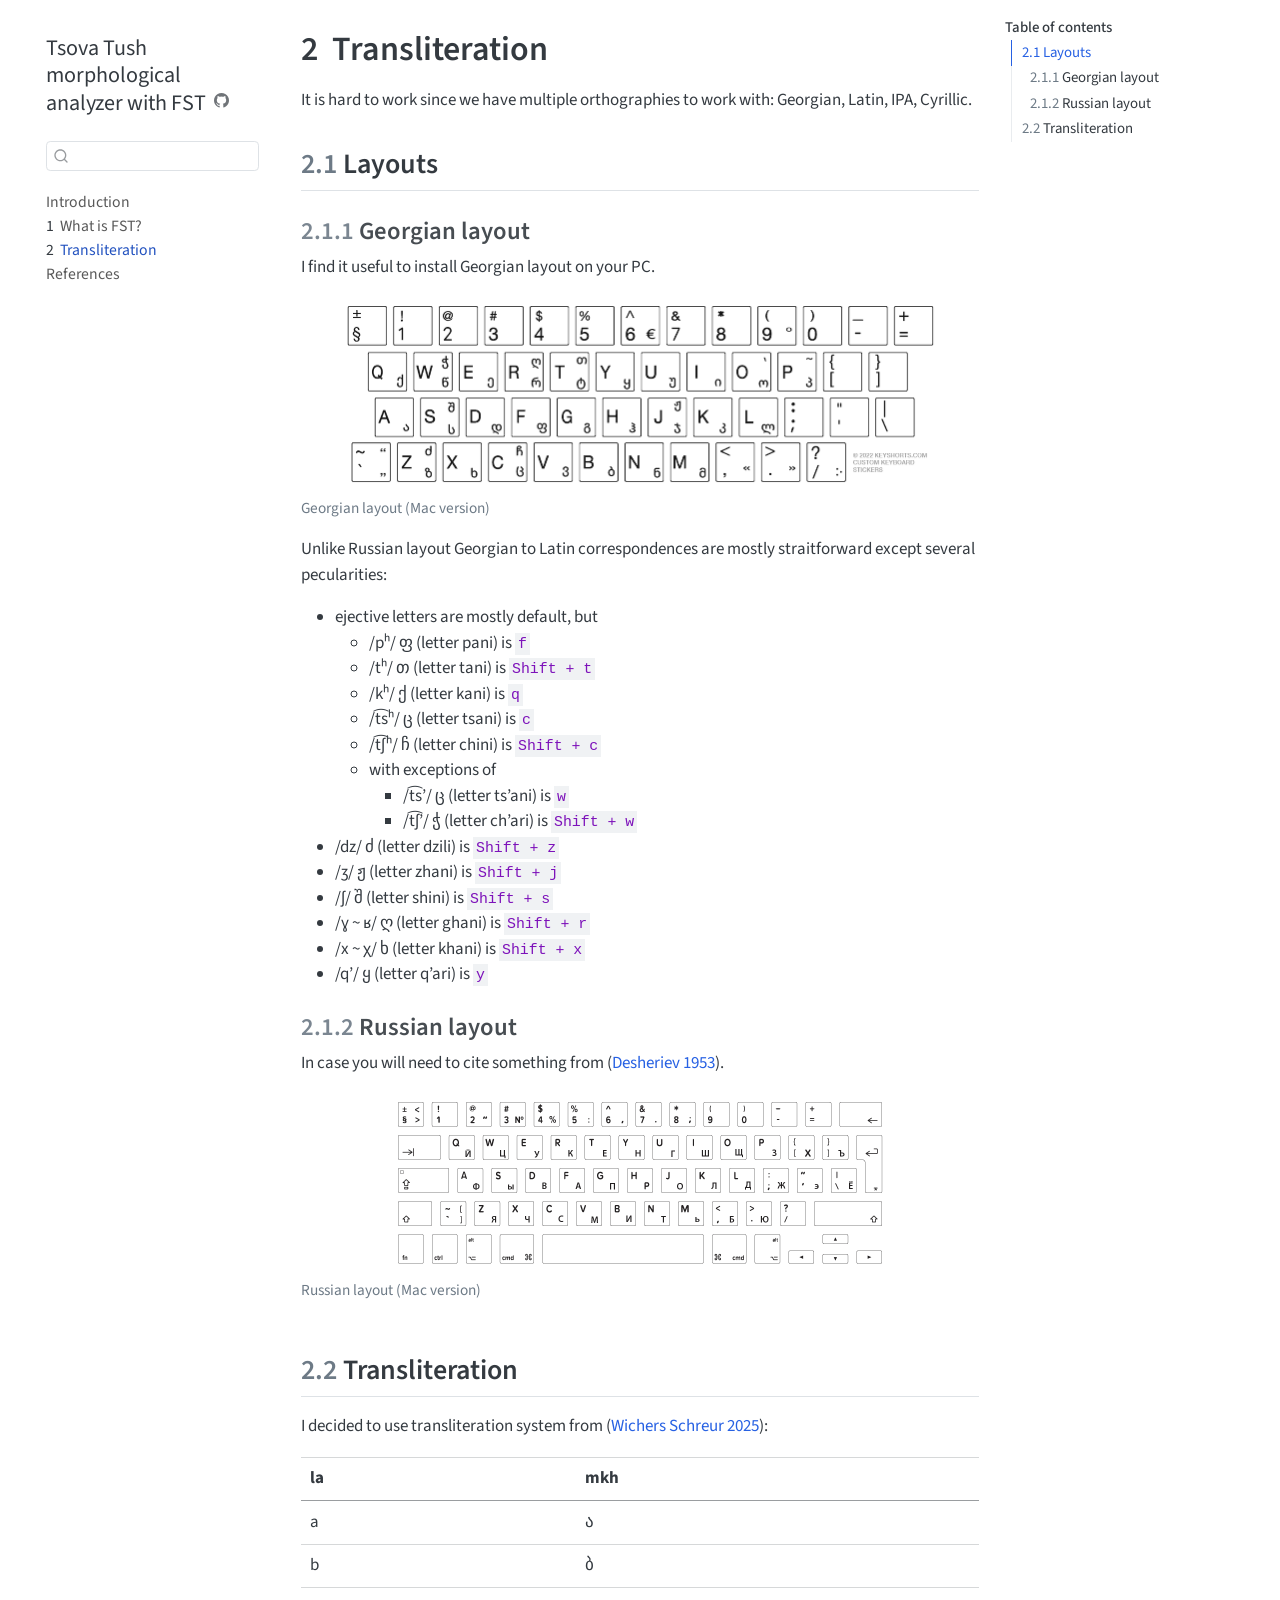
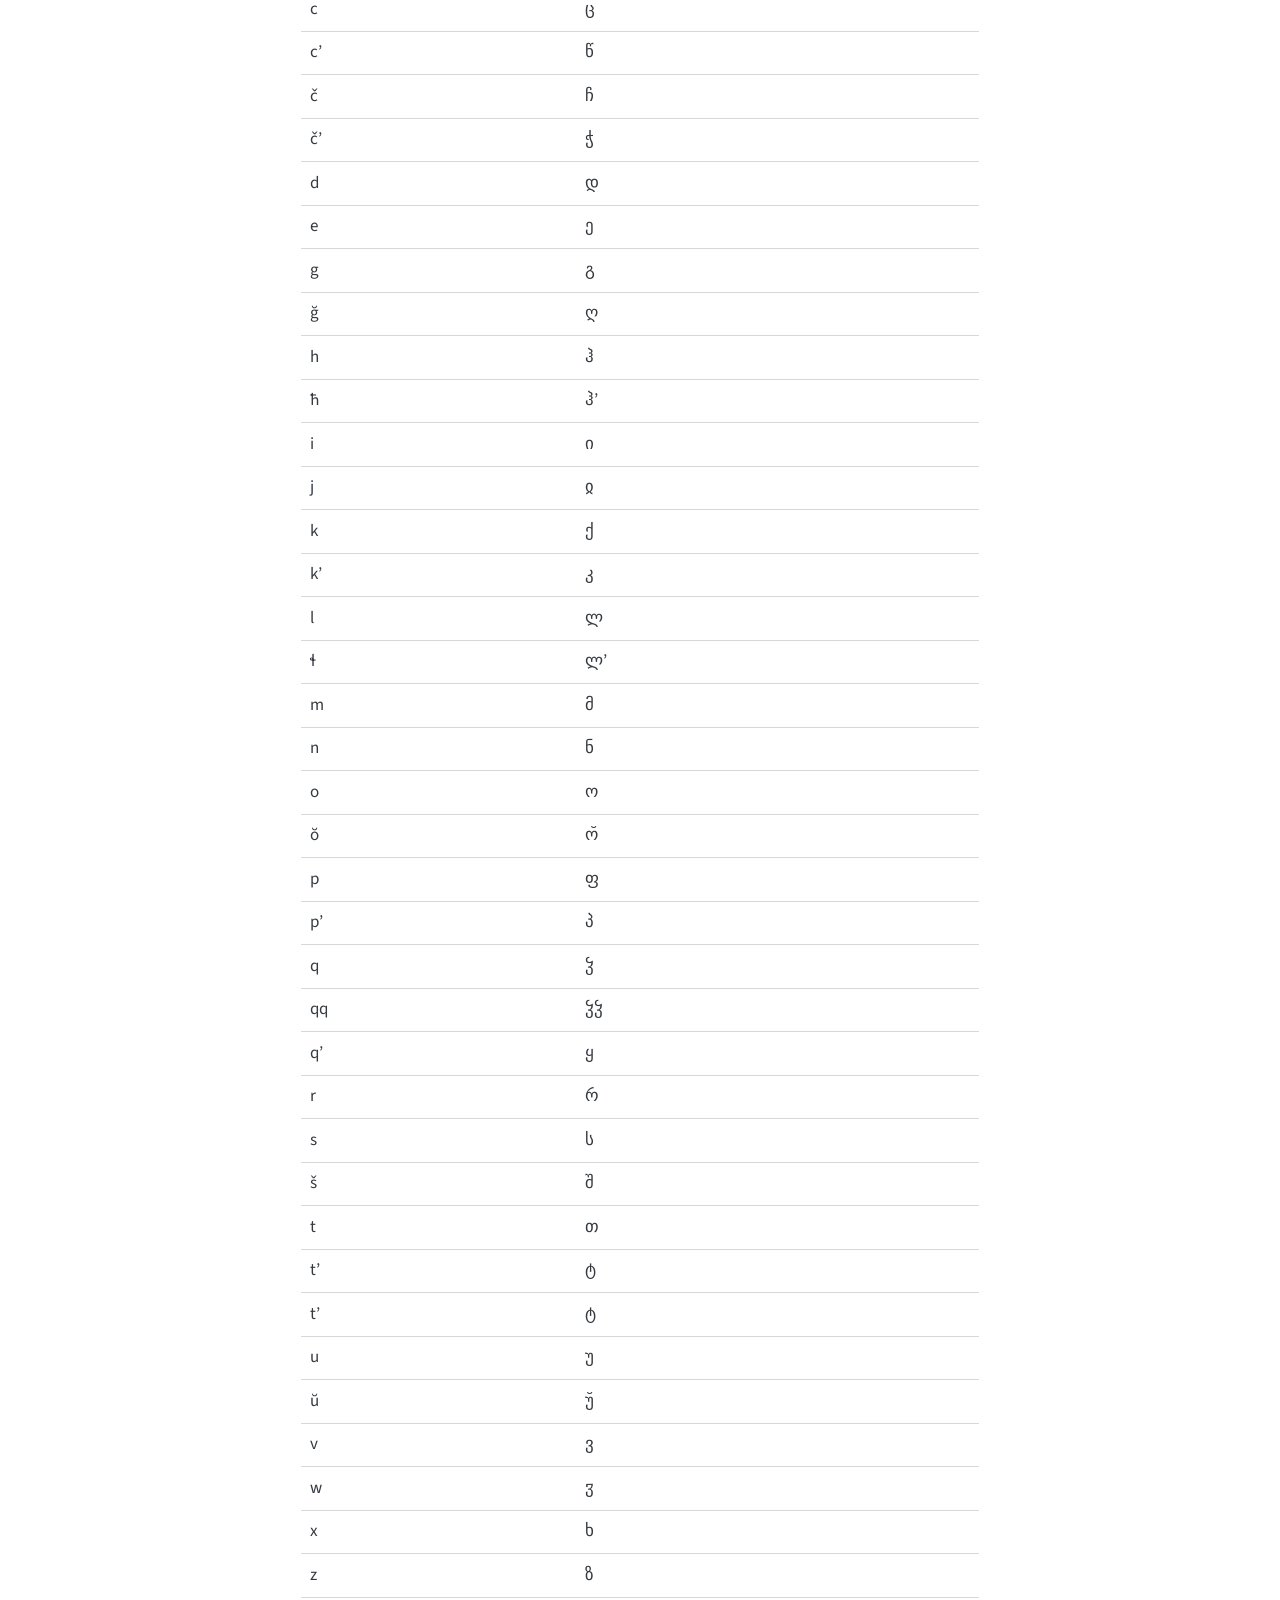
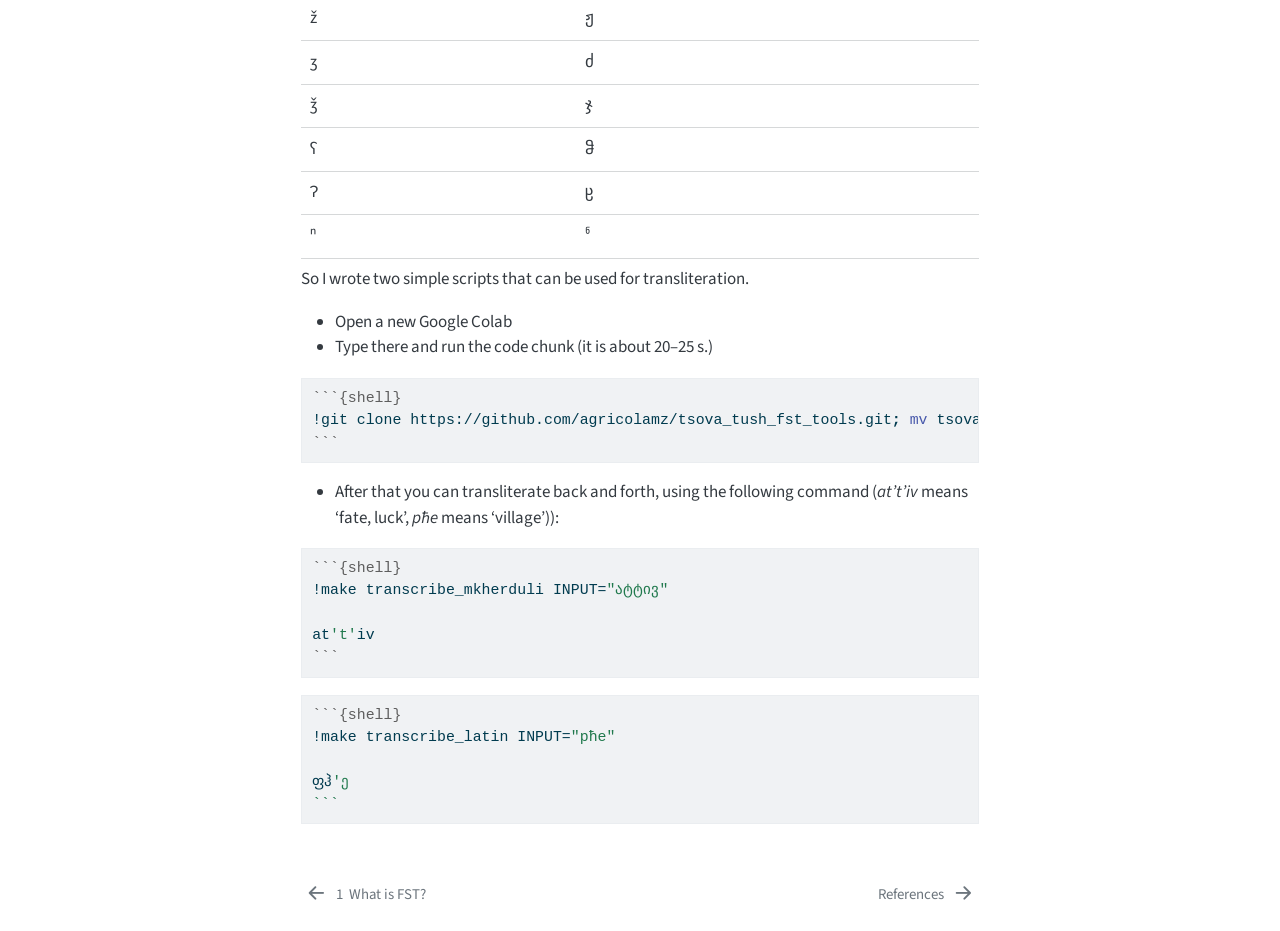
<file: docs/02_transliteration.html>
<!DOCTYPE html>
<html xmlns="http://www.w3.org/1999/xhtml" lang="en" xml:lang="en"><head>

<meta charset="utf-8">
<meta name="generator" content="quarto-1.9.29">

<meta name="viewport" content="width=device-width, initial-scale=1.0, user-scalable=yes">


<title>2&nbsp; Transliteration – Tsova Tush morphological analyzer with FST</title>
<style>
/* Default styles provided by pandoc.
** See https://pandoc.org/MANUAL.html#variables-for-html for config info.
*/
code{white-space: pre-wrap;}
span.smallcaps{font-variant: small-caps;}
div.columns{display: flex; gap: min(4vw, 1.5em);}
div.column{flex: auto; overflow-x: auto;}
div.hanging-indent{margin-left: 1.5em; text-indent: -1.5em;}
ul.task-list{list-style: none;}
ul.task-list li input[type="checkbox"] {
  width: 0.8em;
  margin: 0 0.8em 0.2em -1em; /* quarto-specific, see https://github.com/quarto-dev/quarto-cli/issues/4556 */ 
  vertical-align: middle;
}
/* CSS for syntax highlighting */
html { -webkit-text-size-adjust: 100%; }
pre > code.sourceCode { white-space: pre; position: relative; }
pre > code.sourceCode > span { display: inline-block; line-height: 1.25; }
pre > code.sourceCode > span:empty { height: 1.2em; }
.sourceCode { overflow: visible; }
code.sourceCode > span { color: inherit; text-decoration: inherit; }
div.sourceCode { margin: 1em 0; }
pre.sourceCode { margin: 0; }
@media screen {
div.sourceCode { overflow: auto; }
}
@media print {
pre > code.sourceCode { white-space: pre-wrap; }
pre > code.sourceCode > span { text-indent: -5em; padding-left: 5em; }
}
pre.numberSource code
  { counter-reset: source-line 0; }
pre.numberSource code > span
  { position: relative; left: -4em; counter-increment: source-line; }
pre.numberSource code > span > a:first-child::before
  { content: counter(source-line);
    position: relative; left: -1em; text-align: right; vertical-align: baseline;
    border: none; display: inline-block;
    -webkit-touch-callout: none; -webkit-user-select: none;
    -khtml-user-select: none; -moz-user-select: none;
    -ms-user-select: none; user-select: none;
    padding: 0 4px; width: 4em;
  }
pre.numberSource { margin-left: 3em;  padding-left: 4px; }
div.sourceCode
  {   }
@media screen {
pre > code.sourceCode > span > a:first-child::before { text-decoration: underline; }
}
/* CSS for citations */
div.csl-bib-body { }
div.csl-entry {
  clear: both;
}
.hanging-indent div.csl-entry {
  margin-left:2em;
  text-indent:-2em;
}
div.csl-left-margin {
  min-width:2em;
  float:left;
}
div.csl-right-inline {
  margin-left:2em;
  padding-left:1em;
}
div.csl-indent {
  margin-left: 2em;
}</style>


<script src="site_libs/quarto-nav/quarto-nav.js"></script>
<script src="site_libs/quarto-nav/headroom.min.js"></script>
<script src="site_libs/clipboard/clipboard.min.js"></script>
<script src="site_libs/quarto-search/autocomplete.umd.js"></script>
<script src="site_libs/quarto-search/fuse.min.js"></script>
<script src="site_libs/quarto-search/quarto-search.js"></script>
<meta name="quarto:offset" content="./">
<link href="./references.html" rel="next">
<link href="./01_introduction_to_transducers.html" rel="prev">
<script src="site_libs/quarto-html/quarto.js" type="module"></script>
<script src="site_libs/quarto-html/tabsets/tabsets.js" type="module"></script>
<script src="site_libs/quarto-html/popper.min.js"></script>
<script src="site_libs/quarto-html/tippy.umd.min.js"></script>
<script src="site_libs/quarto-html/anchor.min.js"></script>
<link href="site_libs/quarto-html/tippy.css" rel="stylesheet">
<link href="site_libs/quarto-html/quarto-syntax-highlighting-dfa48a90d809c806c7ea2d5aecd9fc66.css" rel="stylesheet" id="quarto-text-highlighting-styles">
<script src="site_libs/bootstrap/bootstrap.min.js"></script>
<link href="site_libs/bootstrap/bootstrap-icons.css" rel="stylesheet">
<link href="site_libs/bootstrap/bootstrap-e4126f28d09bb98c44dfaf6ac6787a95.min.css" rel="stylesheet" append-hash="true" id="quarto-bootstrap" data-mode="light">
<script id="quarto-search-options" type="application/json">{
  "location": "sidebar",
  "copy-button": false,
  "collapse-after": 3,
  "panel-placement": "start",
  "type": "textbox",
  "limit": 50,
  "keyboard-shortcut": [
    "f",
    "/",
    "s"
  ],
  "show-item-context": false,
  "language": {
    "search-no-results-text": "No results",
    "search-matching-documents-text": "matching documents",
    "search-copy-link-title": "Copy link to search",
    "search-hide-matches-text": "Hide additional matches",
    "search-more-match-text": "more match in this document",
    "search-more-matches-text": "more matches in this document",
    "search-clear-button-title": "Clear",
    "search-text-placeholder": "",
    "search-detached-cancel-button-title": "Cancel",
    "search-submit-button-title": "Submit",
    "search-label": "Search"
  }
}</script>
<link href="site_libs/pagedtable-1.1/css/pagedtable.css" rel="stylesheet">
<script src="site_libs/pagedtable-1.1/js/pagedtable.js"></script>


<link rel="stylesheet" href="styles.css">
</head>

<body class="nav-sidebar floating quarto-light">

<div id="quarto-search-results"></div>
  <header id="quarto-header" class="headroom fixed-top">
  <nav class="quarto-secondary-nav">
    <div class="container-fluid d-flex">
      <button type="button" class="quarto-btn-toggle btn" data-bs-toggle="collapse" role="button" data-bs-target=".quarto-sidebar-collapse-item" aria-controls="quarto-sidebar" aria-expanded="false" aria-label="Toggle sidebar navigation" onclick="if (window.quartoToggleHeadroom) { window.quartoToggleHeadroom(); }">
        <i class="bi bi-layout-text-sidebar-reverse"></i>
      </button>
        <nav class="quarto-page-breadcrumbs" aria-label="breadcrumb"><ol class="breadcrumb"><li class="breadcrumb-item"><a href="./02_transliteration.html"><span class="chapter-number">2</span>&nbsp; <span class="chapter-title">Transliteration</span></a></li></ol></nav>
        <a class="flex-grow-1" role="navigation" data-bs-toggle="collapse" data-bs-target=".quarto-sidebar-collapse-item" aria-controls="quarto-sidebar" aria-expanded="false" aria-label="Toggle sidebar navigation" onclick="if (window.quartoToggleHeadroom) { window.quartoToggleHeadroom(); }">      
        </a>
      <button type="button" class="btn quarto-search-button" aria-label="Search" onclick="window.quartoOpenSearch();">
        <i class="bi bi-search"></i>
      </button>
    </div>
  </nav>
</header>
<!-- content -->
<div id="quarto-content" class="quarto-container page-columns page-rows-contents page-layout-full">
<!-- sidebar -->
  <nav id="quarto-sidebar" class="sidebar collapse collapse-horizontal quarto-sidebar-collapse-item sidebar-navigation floating overflow-auto">
    <div class="pt-lg-2 mt-2 text-left sidebar-header">
    <div class="sidebar-title mb-0 py-0">
      <a href="./">Tsova Tush morphological analyzer with FST</a> 
        <div class="sidebar-tools-main">
    <a href="https://github.com/agricolamz/tsova_tush_fst/" title="Source Code" class="quarto-navigation-tool px-1" aria-label="Source Code"><i class="bi bi-github"></i></a>
</div>
    </div>
      </div>
        <div class="mt-2 flex-shrink-0 align-items-center">
        <div class="sidebar-search">
        <div id="quarto-search" class="" title="Search"></div>
        </div>
        </div>
    <div class="sidebar-menu-container"> 
    <ul class="list-unstyled mt-1">
        <li class="sidebar-item">
  <div class="sidebar-item-container"> 
  <a href="./index.html" class="sidebar-item-text sidebar-link">
 <span class="menu-text">Introduction</span></a>
  </div>
</li>
        <li class="sidebar-item">
  <div class="sidebar-item-container"> 
  <a href="./01_introduction_to_transducers.html" class="sidebar-item-text sidebar-link">
 <span class="menu-text"><span class="chapter-number">1</span>&nbsp; <span class="chapter-title">What is FST?</span></span></a>
  </div>
</li>
        <li class="sidebar-item">
  <div class="sidebar-item-container"> 
  <a href="./02_transliteration.html" class="sidebar-item-text sidebar-link active">
 <span class="menu-text"><span class="chapter-number">2</span>&nbsp; <span class="chapter-title">Transliteration</span></span></a>
  </div>
</li>
        <li class="sidebar-item">
  <div class="sidebar-item-container"> 
  <a href="./references.html" class="sidebar-item-text sidebar-link">
 <span class="menu-text">References</span></a>
  </div>
</li>
    </ul>
    </div>
</nav>
<div id="quarto-sidebar-glass" class="quarto-sidebar-collapse-item" data-bs-toggle="collapse" data-bs-target=".quarto-sidebar-collapse-item"></div>
<!-- margin-sidebar -->
    <div id="quarto-margin-sidebar" class="sidebar margin-sidebar">
        <nav id="TOC" role="doc-toc" class="toc-active">
    <h2 id="toc-title">Table of contents</h2>
   
  <ul>
  <li><a href="#layouts" id="toc-layouts" class="nav-link active" data-scroll-target="#layouts"><span class="header-section-number">2.1</span> Layouts</a>
  <ul class="collapse">
  <li><a href="#georgian-layout" id="toc-georgian-layout" class="nav-link" data-scroll-target="#georgian-layout"><span class="header-section-number">2.1.1</span> Georgian layout</a></li>
  <li><a href="#russian-layout" id="toc-russian-layout" class="nav-link" data-scroll-target="#russian-layout"><span class="header-section-number">2.1.2</span> Russian layout</a></li>
  </ul></li>
  <li><a href="#transliteration" id="toc-transliteration" class="nav-link" data-scroll-target="#transliteration"><span class="header-section-number">2.2</span> Transliteration</a></li>
  </ul>
</nav>
    </div>
<!-- main -->
<main class="content column-body" id="quarto-document-content">

<header id="title-block-header" class="quarto-title-block default">
<div class="quarto-title">
<h1 class="title"><span class="chapter-number">2</span>&nbsp; <span class="chapter-title">Transliteration</span></h1>
</div>



<div class="quarto-title-meta column-body">

    
  
    
  </div>
  


</header>


<p>It is hard to work since we have multiple orthographies to work with: Georgian, Latin, IPA, Cyrillic.</p>
<section id="layouts" class="level2" data-number="2.1">
<h2 data-number="2.1" class="anchored" data-anchor-id="layouts"><span class="header-section-number">2.1</span> Layouts</h2>
<section id="georgian-layout" class="level3" data-number="2.1.1">
<h3 data-number="2.1.1" class="anchored" data-anchor-id="georgian-layout"><span class="header-section-number">2.1.1</span> Georgian layout</h3>
<p>I find it useful to install Georgian layout on your PC.</p>
<div class="cell">
<div class="cell-output-display">
<div class="quarto-figure quarto-figure-center">
<figure class="figure">
<p><img src="images/georgian-qwerty-layout.png" class="img-fluid figure-img" width="600"></p>
<figcaption>Georgian layout (Mac version)</figcaption>
</figure>
</div>
</div>
</div>
<p>Unlike Russian layout Georgian to Latin correspondences are mostly straitforward except several pecularities:</p>
<ul>
<li>ejective letters are mostly default, but
<ul>
<li>/pʰ/ ფ (letter pani) is <code>f</code></li>
<li>/tʰ/ თ (letter tani) is <code>Shift + t</code></li>
<li>/kʰ/ ქ (letter kani) is <code>q</code></li>
<li>/t͡sʰ/ ც (letter tsani) is <code>c</code></li>
<li>/t͡ʃʰ/ ჩ (letter chini) is <code>Shift + c</code></li>
<li>with exceptions of
<ul>
<li>/t͡s’/ ც (letter ts’ani) is <code>w</code></li>
<li>/t͡ʃ’/ ჭ (letter ch’ari) is <code>Shift + w</code></li>
</ul></li>
</ul></li>
<li>/dz/ ძ (letter dzili) is <code>Shift + z</code></li>
<li>/ʒ/ ჟ (letter zhani) is <code>Shift + j</code></li>
<li>/ʃ/ შ (letter shini) is <code>Shift + s</code></li>
<li>/ɣ ~ ʁ/ ღ (letter ghani) is <code>Shift + r</code></li>
<li>/x ~ χ/ ხ (letter khani) is <code>Shift + x</code></li>
<li>/q’/ ყ (letter q’ari) is <code>y</code></li>
</ul>
</section>
<section id="russian-layout" class="level3" data-number="2.1.2">
<h3 data-number="2.1.2" class="anchored" data-anchor-id="russian-layout"><span class="header-section-number">2.1.2</span> Russian layout</h3>
<p>In case you will need to cite something from <span class="citation" data-cites="desheriev53">(<a href="references.html#ref-desheriev53" role="doc-biblioref">Desheriev 1953</a>)</span>.</p>
<div class="cell">
<div class="cell-output-display">
<div class="quarto-figure quarto-figure-center">
<figure class="figure">
<p><img src="images/russian-qwerty-layout.png" class="img-fluid figure-img" width="500"></p>
<figcaption>Russian layout (Mac version)</figcaption>
</figure>
</div>
</div>
</div>
</section>
</section>
<section id="transliteration" class="level2" data-number="2.2">
<h2 data-number="2.2" class="anchored" data-anchor-id="transliteration"><span class="header-section-number">2.2</span> Transliteration</h2>
<p>I decided to use transliteration system from <span class="citation" data-cites="wichersschreur2025">(<a href="references.html#ref-wichersschreur2025" role="doc-biblioref">Wichers Schreur 2025</a>)</span>:</p>
<table class="caption-top table">
<thead>
<tr class="header">
<th>la</th>
<th>mkh</th>
</tr>
</thead>
<tbody>
<tr class="odd">
<td>a</td>
<td>ა</td>
</tr>
<tr class="even">
<td>b</td>
<td>ბ</td>
</tr>
<tr class="odd">
<td>c</td>
<td>ც</td>
</tr>
<tr class="even">
<td>c’</td>
<td>წ</td>
</tr>
<tr class="odd">
<td>č</td>
<td>ჩ</td>
</tr>
<tr class="even">
<td>č’</td>
<td>ჭ</td>
</tr>
<tr class="odd">
<td>d</td>
<td>დ</td>
</tr>
<tr class="even">
<td>e</td>
<td>ე</td>
</tr>
<tr class="odd">
<td>g</td>
<td>გ</td>
</tr>
<tr class="even">
<td>ğ</td>
<td>ღ</td>
</tr>
<tr class="odd">
<td>h</td>
<td>ჰ</td>
</tr>
<tr class="even">
<td>ħ</td>
<td>ჰ’</td>
</tr>
<tr class="odd">
<td>i</td>
<td>ი</td>
</tr>
<tr class="even">
<td>j</td>
<td>ჲ</td>
</tr>
<tr class="odd">
<td>k</td>
<td>ქ</td>
</tr>
<tr class="even">
<td>k’</td>
<td>კ</td>
</tr>
<tr class="odd">
<td>l</td>
<td>ლ</td>
</tr>
<tr class="even">
<td>ɬ</td>
<td>ლ’</td>
</tr>
<tr class="odd">
<td>m</td>
<td>მ</td>
</tr>
<tr class="even">
<td>n</td>
<td>ნ</td>
</tr>
<tr class="odd">
<td>o</td>
<td>ო</td>
</tr>
<tr class="even">
<td>ŏ</td>
<td>ო̆</td>
</tr>
<tr class="odd">
<td>p</td>
<td>ფ</td>
</tr>
<tr class="even">
<td>p’</td>
<td>პ</td>
</tr>
<tr class="odd">
<td>q</td>
<td>ჴ</td>
</tr>
<tr class="even">
<td>qq</td>
<td>ჴჴ</td>
</tr>
<tr class="odd">
<td>q’</td>
<td>ყ</td>
</tr>
<tr class="even">
<td>r</td>
<td>რ</td>
</tr>
<tr class="odd">
<td>s</td>
<td>ს</td>
</tr>
<tr class="even">
<td>š</td>
<td>შ</td>
</tr>
<tr class="odd">
<td>t</td>
<td>თ</td>
</tr>
<tr class="even">
<td>t’</td>
<td>ტ</td>
</tr>
<tr class="odd">
<td>t’</td>
<td>ტ</td>
</tr>
<tr class="even">
<td>u</td>
<td>უ</td>
</tr>
<tr class="odd">
<td>ŭ</td>
<td>უ̆</td>
</tr>
<tr class="even">
<td>v</td>
<td>ვ</td>
</tr>
<tr class="odd">
<td>w</td>
<td>ჳ</td>
</tr>
<tr class="even">
<td>x</td>
<td>ხ</td>
</tr>
<tr class="odd">
<td>z</td>
<td>ზ</td>
</tr>
<tr class="even">
<td>ž</td>
<td>ჟ</td>
</tr>
<tr class="odd">
<td>ʒ</td>
<td>ძ</td>
</tr>
<tr class="even">
<td>ǯ</td>
<td>ჯ</td>
</tr>
<tr class="odd">
<td>ʕ</td>
<td>ჵ</td>
</tr>
<tr class="even">
<td>Ɂ</td>
<td>ჸ</td>
</tr>
<tr class="odd">
<td>ⁿ</td>
<td>ჼ</td>
</tr>
</tbody>
</table>
<p>So I wrote two simple scripts that can be used for transliteration.</p>
<ul>
<li>Open a new Google Colab</li>
<li>Type there and run the code chunk (it is about 20–25 s.)</li>
</ul>
<div class="code-copy-outer-scaffold"><div class="sourceCode" id="cb1"><pre class="sourceCode markdown code-with-copy"><code class="sourceCode markdown"><span id="cb1-1"><a href="#cb1-1" aria-hidden="true" tabindex="-1"></a><span class="in">```{shell}</span></span>
<span id="cb1-2"><a href="#cb1-2" aria-hidden="true" tabindex="-1"></a><span class="ex">!git</span> clone https://github.com/agricolamz/tsova_tush_fst_tools.git<span class="kw">;</span> <span class="fu">mv</span> tsova_tush_fst_tools/<span class="pp">*</span> .<span class="kw">;</span> <span class="fu">rm</span> <span class="at">-d</span> tsova_tush_fst_tools<span class="kw">;</span> <span class="fu">make</span></span>
<span id="cb1-3"><a href="#cb1-3" aria-hidden="true" tabindex="-1"></a><span class="in">```</span></span></code></pre></div><button title="Copy to Clipboard" class="code-copy-button"><i class="bi"></i></button></div>
<ul>
<li>After that you can transliterate back and forth, using the following command (<em>at’t’iv</em> means ‘fate, luck’, <em>pħe</em> means ‘village’)):</li>
</ul>
<div class="code-copy-outer-scaffold"><div class="sourceCode" id="cb2"><pre class="sourceCode markdown code-with-copy"><code class="sourceCode markdown"><span id="cb2-1"><a href="#cb2-1" aria-hidden="true" tabindex="-1"></a><span class="in">```{shell}</span></span>
<span id="cb2-2"><a href="#cb2-2" aria-hidden="true" tabindex="-1"></a><span class="ex">!make</span> transcribe_mkherduli INPUT=<span class="st">"ატტივ"</span> </span>
<span id="cb2-3"><a href="#cb2-3" aria-hidden="true" tabindex="-1"></a></span>
<span id="cb2-4"><a href="#cb2-4" aria-hidden="true" tabindex="-1"></a><span class="ex">at</span><span class="st">'t'</span><span class="ex">iv</span></span>
<span id="cb2-5"><a href="#cb2-5" aria-hidden="true" tabindex="-1"></a><span class="in">```</span></span></code></pre></div><button title="Copy to Clipboard" class="code-copy-button"><i class="bi"></i></button></div>
<div class="code-copy-outer-scaffold"><div class="sourceCode" id="cb3"><pre class="sourceCode markdown code-with-copy"><code class="sourceCode markdown"><span id="cb3-1"><a href="#cb3-1" aria-hidden="true" tabindex="-1"></a><span class="in">```{shell}</span></span>
<span id="cb3-2"><a href="#cb3-2" aria-hidden="true" tabindex="-1"></a><span class="ex">!make</span> transcribe_latin INPUT=<span class="st">"pħe"</span></span>
<span id="cb3-3"><a href="#cb3-3" aria-hidden="true" tabindex="-1"></a></span>
<span id="cb3-4"><a href="#cb3-4" aria-hidden="true" tabindex="-1"></a><span class="ex">ფჰ</span><span class="st">'ე</span></span>
<span id="cb3-5"><a href="#cb3-5" aria-hidden="true" tabindex="-1"></a><span class="st">```</span></span></code></pre></div><button title="Copy to Clipboard" class="code-copy-button"><i class="bi"></i></button></div>


<div id="refs" class="references csl-bib-body hanging-indent" role="list" style="display: none">
<div id="ref-desheriev53" class="csl-entry" role="listitem">
Desheriev, Yunus D. 1953. <em>Bacbijskij Jazyk. <span>F</span>onetika, Morfologija, Sintaksis, Leksika [<span>T</span>he <span>B</span>atsbi Language: <span>P</span>honetics, Morphology, Syntax, Lexicon]</em>. Akademija Nauk SSSR, Institut Jazykoznanija.
</div>
<div id="ref-wichersschreur2025" class="csl-entry" role="listitem">
Wichers Schreur, Jesse. 2025. <em><span>I</span>ntensive Language Contact in the <span>C</span>aucasus: <span>T</span>he Case of <span>T</span>sova-<span>T</span>ush</em>. Languages of the Caucasus 5. Language Science Press. <a href="https://doi.org/10.5281/zenodo.15275286">https://doi.org/10.5281/zenodo.15275286</a>.
</div>
</div>
</section>

</main> <!-- /main -->
<script id="quarto-html-after-body" type="application/javascript">
  window.document.addEventListener("DOMContentLoaded", function (event) {
    const icon = "";
    const anchorJS = new window.AnchorJS();
    anchorJS.options = {
      placement: 'right',
      icon: icon
    };
    anchorJS.add('.anchored');
    const isCodeAnnotation = (el) => {
      for (const clz of el.classList) {
        if (clz.startsWith('code-annotation-')) {                     
          return true;
        }
      }
      return false;
    }
    const onCopySuccess = function(e) {
      // button target
      const button = e.trigger;
      // don't keep focus
      button.blur();
      // flash "checked"
      button.classList.add('code-copy-button-checked');
      var currentTitle = button.getAttribute("title");
      button.setAttribute("title", "Copied!");
      let tooltip;
      if (window.bootstrap) {
        button.setAttribute("data-bs-toggle", "tooltip");
        button.setAttribute("data-bs-placement", "left");
        button.setAttribute("data-bs-title", "Copied!");
        tooltip = new bootstrap.Tooltip(button, 
          { trigger: "manual", 
            customClass: "code-copy-button-tooltip",
            offset: [0, -8]});
        tooltip.show();    
      }
      setTimeout(function() {
        if (tooltip) {
          tooltip.hide();
          button.removeAttribute("data-bs-title");
          button.removeAttribute("data-bs-toggle");
          button.removeAttribute("data-bs-placement");
        }
        button.setAttribute("title", currentTitle);
        button.classList.remove('code-copy-button-checked');
      }, 1000);
      // clear code selection
      e.clearSelection();
    }
    const getTextToCopy = function(trigger) {
      const outerScaffold = trigger.parentElement.cloneNode(true);
      const codeEl = outerScaffold.querySelector('code');
      for (const childEl of codeEl.children) {
        if (isCodeAnnotation(childEl)) {
          childEl.remove();
        }
      }
      return codeEl.innerText;
    }
    const clipboard = new window.ClipboardJS('.code-copy-button:not([data-in-quarto-modal])', {
      text: getTextToCopy
    });
    clipboard.on('success', onCopySuccess);
    if (window.document.getElementById('quarto-embedded-source-code-modal')) {
      const clipboardModal = new window.ClipboardJS('.code-copy-button[data-in-quarto-modal]', {
        text: getTextToCopy,
        container: window.document.getElementById('quarto-embedded-source-code-modal')
      });
      clipboardModal.on('success', onCopySuccess);
    }
      var localhostRegex = new RegExp(/^(?:http|https):\/\/localhost\:?[0-9]*\//);
      var mailtoRegex = new RegExp(/^mailto:/);
        var filterRegex = new RegExp('/' + window.location.host + '/');
      var isInternal = (href) => {
          return filterRegex.test(href) || localhostRegex.test(href) || mailtoRegex.test(href);
      }
      // Inspect non-navigation links and adorn them if external
     var links = window.document.querySelectorAll('a[href]:not(.nav-link):not(.navbar-brand):not(.toc-action):not(.sidebar-link):not(.sidebar-item-toggle):not(.pagination-link):not(.no-external):not([aria-hidden]):not(.dropdown-item):not(.quarto-navigation-tool):not(.about-link)');
      for (var i=0; i<links.length; i++) {
        const link = links[i];
        if (!isInternal(link.href)) {
          // undo the damage that might have been done by quarto-nav.js in the case of
          // links that we want to consider external
          if (link.dataset.originalHref !== undefined) {
            link.href = link.dataset.originalHref;
          }
        }
      }
    function tippyHover(el, contentFn, onTriggerFn, onUntriggerFn) {
      const config = {
        allowHTML: true,
        maxWidth: 500,
        delay: 100,
        arrow: false,
        appendTo: function(el) {
            return el.parentElement;
        },
        interactive: true,
        interactiveBorder: 10,
        theme: 'quarto',
        placement: 'bottom-start',
      };
      if (contentFn) {
        config.content = contentFn;
      }
      if (onTriggerFn) {
        config.onTrigger = onTriggerFn;
      }
      if (onUntriggerFn) {
        config.onUntrigger = onUntriggerFn;
      }
      window.tippy(el, config); 
    }
    const noterefs = window.document.querySelectorAll('a[role="doc-noteref"]');
    for (var i=0; i<noterefs.length; i++) {
      const ref = noterefs[i];
      tippyHover(ref, function() {
        // use id or data attribute instead here
        let href = ref.getAttribute('data-footnote-href') || ref.getAttribute('href');
        try { href = new URL(href).hash; } catch {}
        const id = href.replace(/^#\/?/, "");
        const note = window.document.getElementById(id);
        if (note) {
          return note.innerHTML;
        } else {
          return "";
        }
      });
    }
    const xrefs = window.document.querySelectorAll('a.quarto-xref');
    const processXRef = (id, note) => {
      // Strip column container classes
      const stripColumnClz = (el) => {
        el.classList.remove("page-full", "page-columns");
        if (el.children) {
          for (const child of el.children) {
            stripColumnClz(child);
          }
        }
      }
      stripColumnClz(note)
      if (id === null || id.startsWith('sec-')) {
        // Special case sections, only their first couple elements
        const container = document.createElement("div");
        if (note.children && note.children.length > 2) {
          container.appendChild(note.children[0].cloneNode(true));
          for (let i = 1; i < note.children.length; i++) {
            const child = note.children[i];
            if (child.tagName === "P" && child.innerText === "") {
              continue;
            } else {
              container.appendChild(child.cloneNode(true));
              break;
            }
          }
          if (window.Quarto?.typesetMath) {
            window.Quarto.typesetMath(container);
          }
          return container.innerHTML
        } else {
          if (window.Quarto?.typesetMath) {
            window.Quarto.typesetMath(note);
          }
          return note.innerHTML;
        }
      } else {
        // Remove any anchor links if they are present
        const anchorLink = note.querySelector('a.anchorjs-link');
        if (anchorLink) {
          anchorLink.remove();
        }
        if (window.Quarto?.typesetMath) {
          window.Quarto.typesetMath(note);
        }
        if (note.classList.contains("callout")) {
          return note.outerHTML;
        } else {
          return note.innerHTML;
        }
      }
    }
    for (var i=0; i<xrefs.length; i++) {
      const xref = xrefs[i];
      tippyHover(xref, undefined, function(instance) {
        instance.disable();
        let url = xref.getAttribute('href');
        let hash = undefined; 
        if (url.startsWith('#')) {
          hash = url;
        } else {
          try { hash = new URL(url).hash; } catch {}
        }
        if (hash) {
          const id = hash.replace(/^#\/?/, "");
          const note = window.document.getElementById(id);
          if (note !== null) {
            try {
              const html = processXRef(id, note.cloneNode(true));
              instance.setContent(html);
            } finally {
              instance.enable();
              instance.show();
            }
          } else {
            // See if we can fetch this
            fetch(url.split('#')[0])
            .then(res => res.text())
            .then(html => {
              const parser = new DOMParser();
              const htmlDoc = parser.parseFromString(html, "text/html");
              const note = htmlDoc.getElementById(id);
              if (note !== null) {
                const html = processXRef(id, note);
                instance.setContent(html);
              } 
            }).finally(() => {
              instance.enable();
              instance.show();
            });
          }
        } else {
          // See if we can fetch a full url (with no hash to target)
          // This is a special case and we should probably do some content thinning / targeting
          fetch(url)
          .then(res => res.text())
          .then(html => {
            const parser = new DOMParser();
            const htmlDoc = parser.parseFromString(html, "text/html");
            const note = htmlDoc.querySelector('main.content');
            if (note !== null) {
              // This should only happen for chapter cross references
              // (since there is no id in the URL)
              // remove the first header
              if (note.children.length > 0 && note.children[0].tagName === "HEADER") {
                note.children[0].remove();
              }
              const html = processXRef(null, note);
              instance.setContent(html);
            } 
          }).finally(() => {
            instance.enable();
            instance.show();
          });
        }
      }, function(instance) {
      });
    }
        let selectedAnnoteEl;
        const selectorForAnnotation = ( cell, annotation) => {
          let cellAttr = 'data-code-cell="' + cell + '"';
          let lineAttr = 'data-code-annotation="' +  annotation + '"';
          const selector = 'span[' + cellAttr + '][' + lineAttr + ']';
          return selector;
        }
        const selectCodeLines = (annoteEl) => {
          const doc = window.document;
          const targetCell = annoteEl.getAttribute("data-target-cell");
          const targetAnnotation = annoteEl.getAttribute("data-target-annotation");
          const annoteSpan = window.document.querySelector(selectorForAnnotation(targetCell, targetAnnotation));
          const lines = annoteSpan.getAttribute("data-code-lines").split(",");
          const lineIds = lines.map((line) => {
            return targetCell + "-" + line;
          })
          let top = null;
          let height = null;
          let parent = null;
          if (lineIds.length > 0) {
              //compute the position of the single el (top and bottom and make a div)
              const el = window.document.getElementById(lineIds[0]);
              top = el.offsetTop;
              height = el.offsetHeight;
              parent = el.parentElement.parentElement;
            if (lineIds.length > 1) {
              const lastEl = window.document.getElementById(lineIds[lineIds.length - 1]);
              const bottom = lastEl.offsetTop + lastEl.offsetHeight;
              height = bottom - top;
            }
            if (top !== null && height !== null && parent !== null) {
              // cook up a div (if necessary) and position it 
              let div = window.document.getElementById("code-annotation-line-highlight");
              if (div === null) {
                div = window.document.createElement("div");
                div.setAttribute("id", "code-annotation-line-highlight");
                div.style.position = 'absolute';
                parent.appendChild(div);
              }
              div.style.top = top - 2 + "px";
              div.style.height = height + 4 + "px";
              div.style.left = 0;
              let gutterDiv = window.document.getElementById("code-annotation-line-highlight-gutter");
              if (gutterDiv === null) {
                gutterDiv = window.document.createElement("div");
                gutterDiv.setAttribute("id", "code-annotation-line-highlight-gutter");
                gutterDiv.style.position = 'absolute';
                const codeCell = window.document.getElementById(targetCell);
                const gutter = codeCell.querySelector('.code-annotation-gutter');
                gutter.appendChild(gutterDiv);
              }
              gutterDiv.style.top = top - 2 + "px";
              gutterDiv.style.height = height + 4 + "px";
            }
            selectedAnnoteEl = annoteEl;
          }
        };
        const unselectCodeLines = () => {
          const elementsIds = ["code-annotation-line-highlight", "code-annotation-line-highlight-gutter"];
          elementsIds.forEach((elId) => {
            const div = window.document.getElementById(elId);
            if (div) {
              div.remove();
            }
          });
          selectedAnnoteEl = undefined;
        };
          // Handle positioning of the toggle
      window.addEventListener(
        "resize",
        throttle(() => {
          elRect = undefined;
          if (selectedAnnoteEl) {
            selectCodeLines(selectedAnnoteEl);
          }
        }, 10)
      );
      function throttle(fn, ms) {
      let throttle = false;
      let timer;
        return (...args) => {
          if(!throttle) { // first call gets through
              fn.apply(this, args);
              throttle = true;
          } else { // all the others get throttled
              if(timer) clearTimeout(timer); // cancel #2
              timer = setTimeout(() => {
                fn.apply(this, args);
                timer = throttle = false;
              }, ms);
          }
        };
      }
        // Attach click handler to the DT
        const annoteDls = window.document.querySelectorAll('dt[data-target-cell]');
        for (const annoteDlNode of annoteDls) {
          annoteDlNode.addEventListener('click', (event) => {
            const clickedEl = event.target;
            if (clickedEl !== selectedAnnoteEl) {
              unselectCodeLines();
              const activeEl = window.document.querySelector('dt[data-target-cell].code-annotation-active');
              if (activeEl) {
                activeEl.classList.remove('code-annotation-active');
              }
              selectCodeLines(clickedEl);
              clickedEl.classList.add('code-annotation-active');
            } else {
              // Unselect the line
              unselectCodeLines();
              clickedEl.classList.remove('code-annotation-active');
            }
          });
        }
    const findCites = (el) => {
      const parentEl = el.parentElement;
      if (parentEl) {
        const cites = parentEl.dataset.cites;
        if (cites) {
          return {
            el,
            cites: cites.split(' ')
          };
        } else {
          return findCites(el.parentElement)
        }
      } else {
        return undefined;
      }
    };
    var bibliorefs = window.document.querySelectorAll('a[role="doc-biblioref"]');
    for (var i=0; i<bibliorefs.length; i++) {
      const ref = bibliorefs[i];
      const citeInfo = findCites(ref);
      if (citeInfo) {
        tippyHover(citeInfo.el, function() {
          var popup = window.document.createElement('div');
          citeInfo.cites.forEach(function(cite) {
            var citeDiv = window.document.createElement('div');
            citeDiv.classList.add('hanging-indent');
            citeDiv.classList.add('csl-entry');
            var biblioDiv = window.document.getElementById('ref-' + cite);
            if (biblioDiv) {
              citeDiv.innerHTML = biblioDiv.innerHTML;
            }
            popup.appendChild(citeDiv);
          });
          return popup.innerHTML;
        });
      }
    }
  });
  </script>
<nav class="page-navigation column-body">
  <div class="nav-page nav-page-previous">
      <a href="./01_introduction_to_transducers.html" class="pagination-link" aria-label="What is FST?">
        <i class="bi bi-arrow-left-short"></i> <span class="nav-page-text"><span class="chapter-number">1</span>&nbsp; <span class="chapter-title">What is FST?</span></span>
      </a>          
  </div>
  <div class="nav-page nav-page-next">
      <a href="./references.html" class="pagination-link" aria-label="References">
        <span class="nav-page-text">References</span> <i class="bi bi-arrow-right-short"></i>
      </a>
  </div>
</nav>
</div> <!-- /content -->




</body></html>
</file>
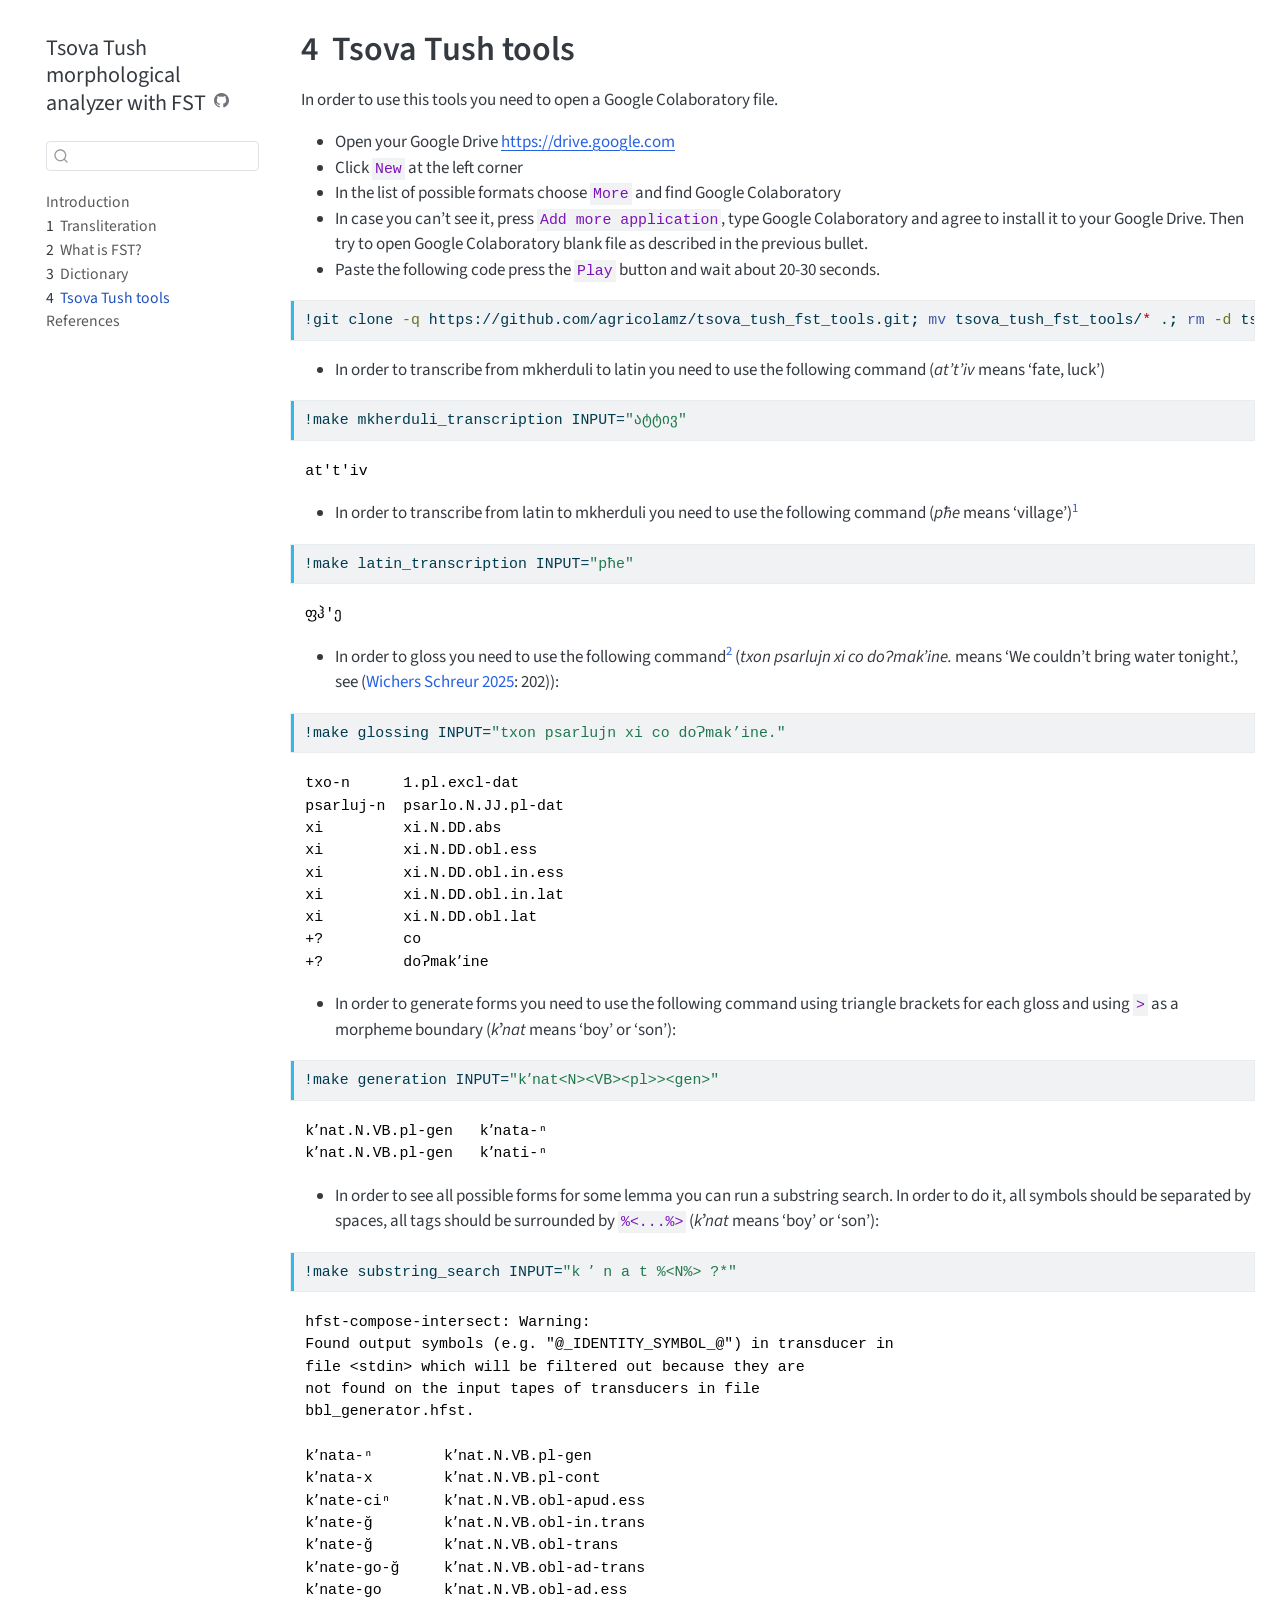
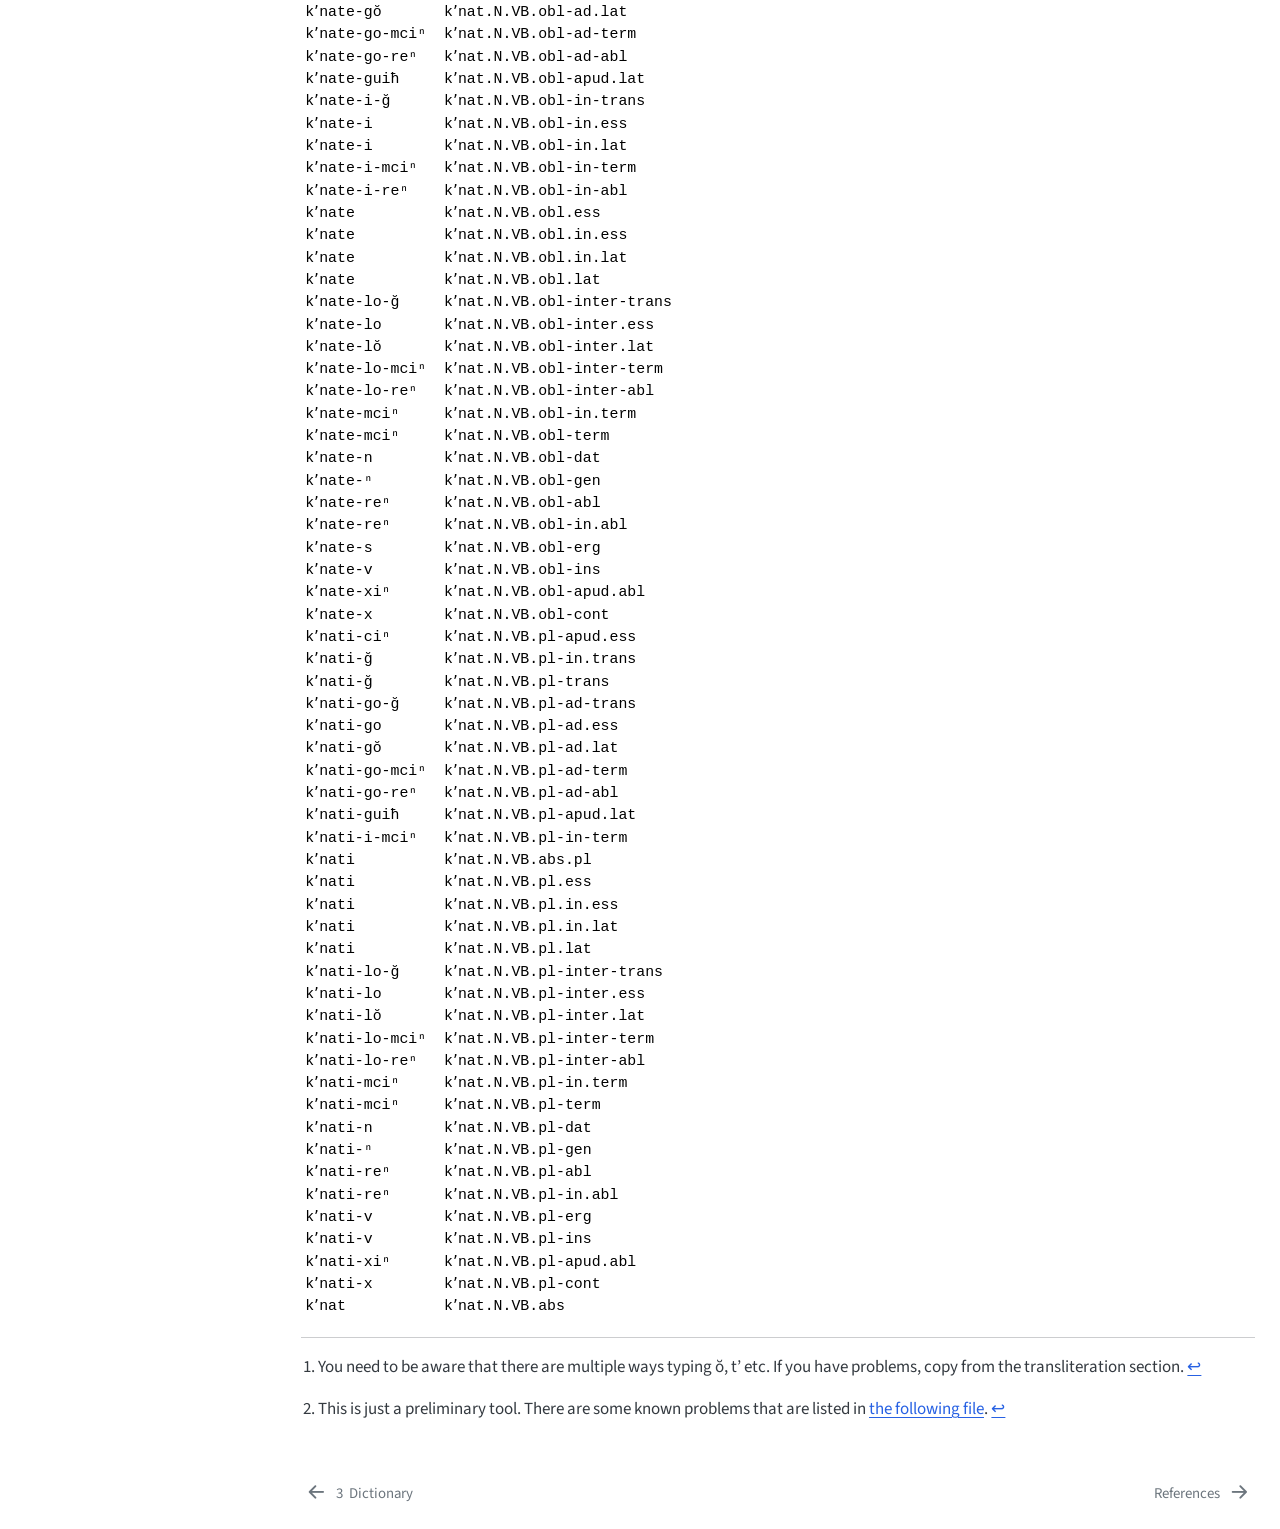
<file: docs/04_tt_fst_tools.html>
<!DOCTYPE html>
<html xmlns="http://www.w3.org/1999/xhtml" lang="en" xml:lang="en"><head>

<meta charset="utf-8">
<meta name="generator" content="quarto-1.9.29">

<meta name="viewport" content="width=device-width, initial-scale=1.0, user-scalable=yes">


<title>4&nbsp; Tsova Tush tools – Tsova Tush morphological analyzer with FST</title>
<style>
/* Default styles provided by pandoc.
** See https://pandoc.org/MANUAL.html#variables-for-html for config info.
*/
code{white-space: pre-wrap;}
span.smallcaps{font-variant: small-caps;}
div.columns{display: flex; gap: min(4vw, 1.5em);}
div.column{flex: auto; overflow-x: auto;}
div.hanging-indent{margin-left: 1.5em; text-indent: -1.5em;}
ul.task-list{list-style: none;}
ul.task-list li input[type="checkbox"] {
  width: 0.8em;
  margin: 0 0.8em 0.2em -1em; /* quarto-specific, see https://github.com/quarto-dev/quarto-cli/issues/4556 */ 
  vertical-align: middle;
}
/* CSS for syntax highlighting */
html { -webkit-text-size-adjust: 100%; }
pre > code.sourceCode { white-space: pre; position: relative; }
pre > code.sourceCode > span { display: inline-block; line-height: 1.25; }
pre > code.sourceCode > span:empty { height: 1.2em; }
.sourceCode { overflow: visible; }
code.sourceCode > span { color: inherit; text-decoration: inherit; }
div.sourceCode { margin: 1em 0; }
pre.sourceCode { margin: 0; }
@media screen {
div.sourceCode { overflow: auto; }
}
@media print {
pre > code.sourceCode { white-space: pre-wrap; }
pre > code.sourceCode > span { text-indent: -5em; padding-left: 5em; }
}
pre.numberSource code
  { counter-reset: source-line 0; }
pre.numberSource code > span
  { position: relative; left: -4em; counter-increment: source-line; }
pre.numberSource code > span > a:first-child::before
  { content: counter(source-line);
    position: relative; left: -1em; text-align: right; vertical-align: baseline;
    border: none; display: inline-block;
    -webkit-touch-callout: none; -webkit-user-select: none;
    -khtml-user-select: none; -moz-user-select: none;
    -ms-user-select: none; user-select: none;
    padding: 0 4px; width: 4em;
  }
pre.numberSource { margin-left: 3em;  padding-left: 4px; }
div.sourceCode
  {   }
@media screen {
pre > code.sourceCode > span > a:first-child::before { text-decoration: underline; }
}
/* CSS for citations */
div.csl-bib-body { }
div.csl-entry {
  clear: both;
}
.hanging-indent div.csl-entry {
  margin-left:2em;
  text-indent:-2em;
}
div.csl-left-margin {
  min-width:2em;
  float:left;
}
div.csl-right-inline {
  margin-left:2em;
  padding-left:1em;
}
div.csl-indent {
  margin-left: 2em;
}</style>


<script src="site_libs/quarto-nav/quarto-nav.js"></script>
<script src="site_libs/quarto-nav/headroom.min.js"></script>
<script src="site_libs/clipboard/clipboard.min.js"></script>
<script src="site_libs/quarto-search/autocomplete.umd.js"></script>
<script src="site_libs/quarto-search/fuse.min.js"></script>
<script src="site_libs/quarto-search/quarto-search.js"></script>
<meta name="quarto:offset" content="./">
<link href="./references.html" rel="next">
<link href="./03_dictionary.html" rel="prev">
<script src="site_libs/quarto-html/quarto.js" type="module"></script>
<script src="site_libs/quarto-html/tabsets/tabsets.js" type="module"></script>
<script src="site_libs/quarto-html/popper.min.js"></script>
<script src="site_libs/quarto-html/tippy.umd.min.js"></script>
<script src="site_libs/quarto-html/anchor.min.js"></script>
<link href="site_libs/quarto-html/tippy.css" rel="stylesheet">
<link href="site_libs/quarto-html/quarto-syntax-highlighting-dfa48a90d809c806c7ea2d5aecd9fc66.css" rel="stylesheet" id="quarto-text-highlighting-styles">
<script src="site_libs/bootstrap/bootstrap.min.js"></script>
<link href="site_libs/bootstrap/bootstrap-icons.css" rel="stylesheet">
<link href="site_libs/bootstrap/bootstrap-907b8822694b7cf6010c697b88e1298b.min.css" rel="stylesheet" append-hash="true" id="quarto-bootstrap" data-mode="light">
<script id="quarto-search-options" type="application/json">{
  "location": "sidebar",
  "copy-button": false,
  "collapse-after": 3,
  "panel-placement": "start",
  "type": "textbox",
  "limit": 50,
  "keyboard-shortcut": [
    "f",
    "/",
    "s"
  ],
  "show-item-context": false,
  "language": {
    "search-no-results-text": "No results",
    "search-matching-documents-text": "matching documents",
    "search-copy-link-title": "Copy link to search",
    "search-hide-matches-text": "Hide additional matches",
    "search-more-match-text": "more match in this document",
    "search-more-matches-text": "more matches in this document",
    "search-clear-button-title": "Clear",
    "search-text-placeholder": "",
    "search-detached-cancel-button-title": "Cancel",
    "search-submit-button-title": "Submit",
    "search-label": "Search"
  }
}</script>


<link rel="stylesheet" href="styles.css">
</head>

<body class="nav-sidebar floating quarto-light">

<div id="quarto-search-results"></div>
  <header id="quarto-header" class="headroom fixed-top">
  <nav class="quarto-secondary-nav">
    <div class="container-fluid d-flex">
      <button type="button" class="quarto-btn-toggle btn" data-bs-toggle="collapse" role="button" data-bs-target=".quarto-sidebar-collapse-item" aria-controls="quarto-sidebar" aria-expanded="false" aria-label="Toggle sidebar navigation" onclick="if (window.quartoToggleHeadroom) { window.quartoToggleHeadroom(); }">
        <i class="bi bi-layout-text-sidebar-reverse"></i>
      </button>
        <nav class="quarto-page-breadcrumbs" aria-label="breadcrumb"><ol class="breadcrumb"><li class="breadcrumb-item"><a href="./04_tt_fst_tools.html"><span class="chapter-number">4</span>&nbsp; <span class="chapter-title">Tsova Tush tools</span></a></li></ol></nav>
        <a class="flex-grow-1" role="navigation" data-bs-toggle="collapse" data-bs-target=".quarto-sidebar-collapse-item" aria-controls="quarto-sidebar" aria-expanded="false" aria-label="Toggle sidebar navigation" onclick="if (window.quartoToggleHeadroom) { window.quartoToggleHeadroom(); }">      
        </a>
      <button type="button" class="btn quarto-search-button" aria-label="Search" onclick="window.quartoOpenSearch();">
        <i class="bi bi-search"></i>
      </button>
    </div>
  </nav>
</header>
<!-- content -->
<div id="quarto-content" class="quarto-container page-columns page-rows-contents page-layout-full">
<!-- sidebar -->
  <nav id="quarto-sidebar" class="sidebar collapse collapse-horizontal quarto-sidebar-collapse-item sidebar-navigation floating overflow-auto">
    <div class="pt-lg-2 mt-2 text-left sidebar-header">
    <div class="sidebar-title mb-0 py-0">
      <a href="./">Tsova Tush morphological analyzer with FST</a> 
        <div class="sidebar-tools-main">
    <a href="https://github.com/agricolamz/tsova_tush_fst/" title="Source Code" class="quarto-navigation-tool px-1" aria-label="Source Code"><i class="bi bi-github"></i></a>
</div>
    </div>
      </div>
        <div class="mt-2 flex-shrink-0 align-items-center">
        <div class="sidebar-search">
        <div id="quarto-search" class="" title="Search"></div>
        </div>
        </div>
    <div class="sidebar-menu-container"> 
    <ul class="list-unstyled mt-1">
        <li class="sidebar-item">
  <div class="sidebar-item-container"> 
  <a href="./index.html" class="sidebar-item-text sidebar-link">
 <span class="menu-text">Introduction</span></a>
  </div>
</li>
        <li class="sidebar-item">
  <div class="sidebar-item-container"> 
  <a href="./01_transliteration.html" class="sidebar-item-text sidebar-link">
 <span class="menu-text"><span class="chapter-number">1</span>&nbsp; <span class="chapter-title">Transliteration</span></span></a>
  </div>
</li>
        <li class="sidebar-item">
  <div class="sidebar-item-container"> 
  <a href="./02_introduction_to_transducers.html" class="sidebar-item-text sidebar-link">
 <span class="menu-text"><span class="chapter-number">2</span>&nbsp; <span class="chapter-title">What is FST?</span></span></a>
  </div>
</li>
        <li class="sidebar-item">
  <div class="sidebar-item-container"> 
  <a href="./03_dictionary.html" class="sidebar-item-text sidebar-link">
 <span class="menu-text"><span class="chapter-number">3</span>&nbsp; <span class="chapter-title">Dictionary</span></span></a>
  </div>
</li>
        <li class="sidebar-item">
  <div class="sidebar-item-container"> 
  <a href="./04_tt_fst_tools.html" class="sidebar-item-text sidebar-link active">
 <span class="menu-text"><span class="chapter-number">4</span>&nbsp; <span class="chapter-title">Tsova Tush tools</span></span></a>
  </div>
</li>
        <li class="sidebar-item">
  <div class="sidebar-item-container"> 
  <a href="./references.html" class="sidebar-item-text sidebar-link">
 <span class="menu-text">References</span></a>
  </div>
</li>
    </ul>
    </div>
</nav>
<div id="quarto-sidebar-glass" class="quarto-sidebar-collapse-item" data-bs-toggle="collapse" data-bs-target=".quarto-sidebar-collapse-item"></div>
<!-- margin-sidebar -->
    <div id="quarto-margin-sidebar" class="sidebar margin-sidebar zindex-bottom">
        
    </div>
<!-- main -->
<main class="content column-page-right" id="quarto-document-content">

<header id="title-block-header" class="quarto-title-block default">
<div class="quarto-title">
<h1 class="title"><span class="chapter-number">4</span>&nbsp; <span class="chapter-title">Tsova Tush tools</span></h1>
</div>



<div class="quarto-title-meta column-page-right">

    
  
    
  </div>
  


</header>


<p>In order to use this tools you need to open a Google Colaboratory file.</p>
<ul>
<li>Open your Google Drive <a href="https://drive.google.com" class="uri">https://drive.google.com</a></li>
<li>Click <code>New</code> at the left corner</li>
<li>In the list of possible formats choose <code>More</code> and find Google Colaboratory</li>
<li>In case you can’t see it, press <code>Add more application</code>, type Google Colaboratory and agree to install it to your Google Drive. Then try to open Google Colaboratory blank file as described in the previous bullet.</li>
<li>Paste the following code press the <code>Play</code> button and wait about 20-30 seconds.</li>
</ul>
<div class="code-copy-outer-scaffold"><div class="sourceCode" id="cb1"><pre class="sourceCode bash code-with-copy"><code class="sourceCode bash"><span id="cb1-1"><a href="#cb1-1" aria-hidden="true" tabindex="-1"></a><span class="ex">!git</span> clone <span class="at">-q</span> https://github.com/agricolamz/tsova_tush_fst_tools.git<span class="kw">;</span> <span class="fu">mv</span> tsova_tush_fst_tools/<span class="pp">*</span> .<span class="kw">;</span> <span class="fu">rm</span> <span class="at">-d</span> tsova_tush_fst_tools<span class="kw">;</span> <span class="fu">make</span> <span class="at">-s</span> requirements<span class="kw">;</span> <span class="fu">make</span></span></code></pre></div><button title="Copy to Clipboard" class="code-copy-button"><i class="bi"></i></button></div>
<ul>
<li>In order to transcribe from mkherduli to latin you need to use the following command (<em>at’t’iv</em> means ‘fate, luck’)</li>
</ul>
<div class="code-copy-outer-scaffold"><div class="sourceCode" id="cb2"><pre class="sourceCode bash code-with-copy"><code class="sourceCode bash"><span id="cb2-1"><a href="#cb2-1" aria-hidden="true" tabindex="-1"></a><span class="ex">!make</span> mkherduli_transcription INPUT=<span class="st">"ატტივ"</span> </span></code></pre></div><button title="Copy to Clipboard" class="code-copy-button"><i class="bi"></i></button></div>
<pre><code>at't'iv</code></pre>
<ul>
<li>In order to transcribe from latin to mkherduli you need to use the following command (<em>pħe</em> means ‘village’)<a href="#fn1" class="footnote-ref" id="fnref1" role="doc-noteref"><sup>1</sup></a></li>
</ul>
<div class="code-copy-outer-scaffold"><div class="sourceCode" id="cb4"><pre class="sourceCode bash code-with-copy"><code class="sourceCode bash"><span id="cb4-1"><a href="#cb4-1" aria-hidden="true" tabindex="-1"></a><span class="ex">!make</span> latin_transcription INPUT=<span class="st">"pħe"</span> </span></code></pre></div><button title="Copy to Clipboard" class="code-copy-button"><i class="bi"></i></button></div>
<pre><code>ფჰ'ე</code></pre>
<ul>
<li>In order to gloss you need to use the following command<a href="#fn2" class="footnote-ref" id="fnref2" role="doc-noteref"><sup>2</sup></a> (<em>txon psarlujn xi co doɁmak’ine.</em> means ‘We couldn’t bring water tonight.’, see <span class="citation" data-cites="wichersschreur2025">(<a href="references.html#ref-wichersschreur2025" role="doc-biblioref">Wichers Schreur 2025</a>: 202)</span>):</li>
</ul>
<div class="code-copy-outer-scaffold"><div class="sourceCode" id="cb6"><pre class="sourceCode bash code-with-copy"><code class="sourceCode bash"><span id="cb6-1"><a href="#cb6-1" aria-hidden="true" tabindex="-1"></a><span class="ex">!make</span> glossing INPUT=<span class="st">"txon psarlujn xi co doɁmak’ine."</span></span></code></pre></div><button title="Copy to Clipboard" class="code-copy-button"><i class="bi"></i></button></div>
<pre><code>txo-n      1.pl.excl-dat
psarluj-n  psarlo.N.JJ.pl-dat
xi         xi.N.DD.abs
xi         xi.N.DD.obl.ess
xi         xi.N.DD.obl.in.ess
xi         xi.N.DD.obl.in.lat
xi         xi.N.DD.obl.lat
+?         co
+?         doɁmakʼine</code></pre>
<ul>
<li>In order to generate forms you need to use the following command using triangle brackets for each gloss and using <code>&gt;</code> as a morpheme boundary (<em>kʼnat</em> means ‘boy’ or ‘son’):</li>
</ul>
<div class="code-copy-outer-scaffold"><div class="sourceCode" id="cb8"><pre class="sourceCode bash code-with-copy"><code class="sourceCode bash"><span id="cb8-1"><a href="#cb8-1" aria-hidden="true" tabindex="-1"></a><span class="ex">!make</span> generation INPUT=<span class="st">"kʼnat&lt;N&gt;&lt;VB&gt;&lt;pl&gt;&gt;&lt;gen&gt;"</span></span></code></pre></div><button title="Copy to Clipboard" class="code-copy-button"><i class="bi"></i></button></div>
<pre><code>kʼnat.N.VB.pl-gen   kʼnata-ⁿ
kʼnat.N.VB.pl-gen   kʼnati-ⁿ</code></pre>
<ul>
<li>In order to see all possible forms for some lemma you can run a substring search. In order to do it, all symbols should be separated by spaces, all tags should be surrounded by <code>%&lt;...%&gt;</code> (<em>kʼnat</em> means ‘boy’ or ‘son’):</li>
</ul>
<div class="code-copy-outer-scaffold"><div class="sourceCode" id="cb10"><pre class="sourceCode bash code-with-copy"><code class="sourceCode bash"><span id="cb10-1"><a href="#cb10-1" aria-hidden="true" tabindex="-1"></a><span class="ex">!make</span> substring_search INPUT=<span class="st">"k ʼ n a t %&lt;N%&gt; ?*"</span></span></code></pre></div><button title="Copy to Clipboard" class="code-copy-button"><i class="bi"></i></button></div>
<pre><code>hfst-compose-intersect: Warning: 
Found output symbols (e.g. "@_IDENTITY_SYMBOL_@") in transducer in
file &lt;stdin&gt; which will be filtered out because they are
not found on the input tapes of transducers in file
bbl_generator.hfst.

kʼnata-ⁿ        kʼnat.N.VB.pl-gen
kʼnata-x        kʼnat.N.VB.pl-cont
kʼnate-ciⁿ      kʼnat.N.VB.obl-apud.ess
kʼnate-ğ        kʼnat.N.VB.obl-in.trans
kʼnate-ğ        kʼnat.N.VB.obl-trans
kʼnate-go-ğ     kʼnat.N.VB.obl-ad-trans
kʼnate-go       kʼnat.N.VB.obl-ad.ess
kʼnate-gŏ       kʼnat.N.VB.obl-ad.lat
kʼnate-go-mciⁿ  kʼnat.N.VB.obl-ad-term
kʼnate-go-reⁿ   kʼnat.N.VB.obl-ad-abl
kʼnate-guiħ     kʼnat.N.VB.obl-apud.lat
kʼnate-i-ğ      kʼnat.N.VB.obl-in-trans
kʼnate-i        kʼnat.N.VB.obl-in.ess
kʼnate-i        kʼnat.N.VB.obl-in.lat
kʼnate-i-mciⁿ   kʼnat.N.VB.obl-in-term
kʼnate-i-reⁿ    kʼnat.N.VB.obl-in-abl
kʼnate          kʼnat.N.VB.obl.ess
kʼnate          kʼnat.N.VB.obl.in.ess
kʼnate          kʼnat.N.VB.obl.in.lat
kʼnate          kʼnat.N.VB.obl.lat
kʼnate-lo-ğ     kʼnat.N.VB.obl-inter-trans
kʼnate-lo       kʼnat.N.VB.obl-inter.ess
kʼnate-lŏ       kʼnat.N.VB.obl-inter.lat
kʼnate-lo-mciⁿ  kʼnat.N.VB.obl-inter-term
kʼnate-lo-reⁿ   kʼnat.N.VB.obl-inter-abl
kʼnate-mciⁿ     kʼnat.N.VB.obl-in.term
kʼnate-mciⁿ     kʼnat.N.VB.obl-term
kʼnate-n        kʼnat.N.VB.obl-dat
kʼnate-ⁿ        kʼnat.N.VB.obl-gen
kʼnate-reⁿ      kʼnat.N.VB.obl-abl
kʼnate-reⁿ      kʼnat.N.VB.obl-in.abl
kʼnate-s        kʼnat.N.VB.obl-erg
kʼnate-v        kʼnat.N.VB.obl-ins
kʼnate-xiⁿ      kʼnat.N.VB.obl-apud.abl
kʼnate-x        kʼnat.N.VB.obl-cont
kʼnati-ciⁿ      kʼnat.N.VB.pl-apud.ess
kʼnati-ğ        kʼnat.N.VB.pl-in.trans
kʼnati-ğ        kʼnat.N.VB.pl-trans
kʼnati-go-ğ     kʼnat.N.VB.pl-ad-trans
kʼnati-go       kʼnat.N.VB.pl-ad.ess
kʼnati-gŏ       kʼnat.N.VB.pl-ad.lat
kʼnati-go-mciⁿ  kʼnat.N.VB.pl-ad-term
kʼnati-go-reⁿ   kʼnat.N.VB.pl-ad-abl
kʼnati-guiħ     kʼnat.N.VB.pl-apud.lat
kʼnati-i-mciⁿ   kʼnat.N.VB.pl-in-term
kʼnati          kʼnat.N.VB.abs.pl
kʼnati          kʼnat.N.VB.pl.ess
kʼnati          kʼnat.N.VB.pl.in.ess
kʼnati          kʼnat.N.VB.pl.in.lat
kʼnati          kʼnat.N.VB.pl.lat
kʼnati-lo-ğ     kʼnat.N.VB.pl-inter-trans
kʼnati-lo       kʼnat.N.VB.pl-inter.ess
kʼnati-lŏ       kʼnat.N.VB.pl-inter.lat
kʼnati-lo-mciⁿ  kʼnat.N.VB.pl-inter-term
kʼnati-lo-reⁿ   kʼnat.N.VB.pl-inter-abl
kʼnati-mciⁿ     kʼnat.N.VB.pl-in.term
kʼnati-mciⁿ     kʼnat.N.VB.pl-term
kʼnati-n        kʼnat.N.VB.pl-dat
kʼnati-ⁿ        kʼnat.N.VB.pl-gen
kʼnati-reⁿ      kʼnat.N.VB.pl-abl
kʼnati-reⁿ      kʼnat.N.VB.pl-in.abl
kʼnati-v        kʼnat.N.VB.pl-erg
kʼnati-v        kʼnat.N.VB.pl-ins
kʼnati-xiⁿ      kʼnat.N.VB.pl-apud.abl
kʼnati-x        kʼnat.N.VB.pl-cont
kʼnat           kʼnat.N.VB.abs</code></pre>


<div id="refs" class="references csl-bib-body hanging-indent" role="list" style="display: none">
<div id="ref-wichersschreur2025" class="csl-entry" role="listitem">
Wichers Schreur, Jesse. 2025. <em><span>I</span>ntensive Language Contact in the <span>C</span>aucasus: <span>T</span>he Case of <span>T</span>sova-<span>T</span>ush</em>. Languages of the Caucasus 5. Language Science Press. <a href="https://doi.org/10.5281/zenodo.15275286">https://doi.org/10.5281/zenodo.15275286</a>.
</div>
</div>
<section id="footnotes" class="footnotes footnotes-end-of-document" role="doc-endnotes">
<hr>
<ol>
<li id="fn1"><p>You need to be aware that there are multiple ways typing ŏ, t’ etc. If you have problems, copy from the transliteration section.<a href="#fnref1" class="footnote-back" role="doc-backlink">↩︎</a></p></li>
<li id="fn2"><p>This is just a preliminary tool. There are some known problems that are listed in <a href="https://github.com/agricolamz/tsova_tush_fst_tools/blob/main/PROBLEMS.md">the following file</a>.<a href="#fnref2" class="footnote-back" role="doc-backlink">↩︎</a></p></li>
</ol>
</section>

</main> <!-- /main -->
<script id="quarto-html-after-body" type="application/javascript">
  window.document.addEventListener("DOMContentLoaded", function (event) {
    const icon = "";
    const anchorJS = new window.AnchorJS();
    anchorJS.options = {
      placement: 'right',
      icon: icon
    };
    anchorJS.add('.anchored');
    const isCodeAnnotation = (el) => {
      for (const clz of el.classList) {
        if (clz.startsWith('code-annotation-')) {                     
          return true;
        }
      }
      return false;
    }
    const onCopySuccess = function(e) {
      // button target
      const button = e.trigger;
      // don't keep focus
      button.blur();
      // flash "checked"
      button.classList.add('code-copy-button-checked');
      var currentTitle = button.getAttribute("title");
      button.setAttribute("title", "Copied!");
      let tooltip;
      if (window.bootstrap) {
        button.setAttribute("data-bs-toggle", "tooltip");
        button.setAttribute("data-bs-placement", "left");
        button.setAttribute("data-bs-title", "Copied!");
        tooltip = new bootstrap.Tooltip(button, 
          { trigger: "manual", 
            customClass: "code-copy-button-tooltip",
            offset: [0, -8]});
        tooltip.show();    
      }
      setTimeout(function() {
        if (tooltip) {
          tooltip.hide();
          button.removeAttribute("data-bs-title");
          button.removeAttribute("data-bs-toggle");
          button.removeAttribute("data-bs-placement");
        }
        button.setAttribute("title", currentTitle);
        button.classList.remove('code-copy-button-checked');
      }, 1000);
      // clear code selection
      e.clearSelection();
    }
    const getTextToCopy = function(trigger) {
      const outerScaffold = trigger.parentElement.cloneNode(true);
      const codeEl = outerScaffold.querySelector('code');
      for (const childEl of codeEl.children) {
        if (isCodeAnnotation(childEl)) {
          childEl.remove();
        }
      }
      return codeEl.innerText;
    }
    const clipboard = new window.ClipboardJS('.code-copy-button:not([data-in-quarto-modal])', {
      text: getTextToCopy
    });
    clipboard.on('success', onCopySuccess);
    if (window.document.getElementById('quarto-embedded-source-code-modal')) {
      const clipboardModal = new window.ClipboardJS('.code-copy-button[data-in-quarto-modal]', {
        text: getTextToCopy,
        container: window.document.getElementById('quarto-embedded-source-code-modal')
      });
      clipboardModal.on('success', onCopySuccess);
    }
      var localhostRegex = new RegExp(/^(?:http|https):\/\/localhost\:?[0-9]*\//);
      var mailtoRegex = new RegExp(/^mailto:/);
        var filterRegex = new RegExp('/' + window.location.host + '/');
      var isInternal = (href) => {
          return filterRegex.test(href) || localhostRegex.test(href) || mailtoRegex.test(href);
      }
      // Inspect non-navigation links and adorn them if external
     var links = window.document.querySelectorAll('a[href]:not(.nav-link):not(.navbar-brand):not(.toc-action):not(.sidebar-link):not(.sidebar-item-toggle):not(.pagination-link):not(.no-external):not([aria-hidden]):not(.dropdown-item):not(.quarto-navigation-tool):not(.about-link)');
      for (var i=0; i<links.length; i++) {
        const link = links[i];
        if (!isInternal(link.href)) {
          // undo the damage that might have been done by quarto-nav.js in the case of
          // links that we want to consider external
          if (link.dataset.originalHref !== undefined) {
            link.href = link.dataset.originalHref;
          }
        }
      }
    function tippyHover(el, contentFn, onTriggerFn, onUntriggerFn) {
      const config = {
        allowHTML: true,
        maxWidth: 500,
        delay: 100,
        arrow: false,
        appendTo: function(el) {
            return el.parentElement;
        },
        interactive: true,
        interactiveBorder: 10,
        theme: 'quarto',
        placement: 'bottom-start',
      };
      if (contentFn) {
        config.content = contentFn;
      }
      if (onTriggerFn) {
        config.onTrigger = onTriggerFn;
      }
      if (onUntriggerFn) {
        config.onUntrigger = onUntriggerFn;
      }
      window.tippy(el, config); 
    }
    const noterefs = window.document.querySelectorAll('a[role="doc-noteref"]');
    for (var i=0; i<noterefs.length; i++) {
      const ref = noterefs[i];
      tippyHover(ref, function() {
        // use id or data attribute instead here
        let href = ref.getAttribute('data-footnote-href') || ref.getAttribute('href');
        try { href = new URL(href).hash; } catch {}
        const id = href.replace(/^#\/?/, "");
        const note = window.document.getElementById(id);
        if (note) {
          return note.innerHTML;
        } else {
          return "";
        }
      });
    }
    const xrefs = window.document.querySelectorAll('a.quarto-xref');
    const processXRef = (id, note) => {
      // Strip column container classes
      const stripColumnClz = (el) => {
        el.classList.remove("page-full", "page-columns");
        if (el.children) {
          for (const child of el.children) {
            stripColumnClz(child);
          }
        }
      }
      stripColumnClz(note)
      if (id === null || id.startsWith('sec-')) {
        // Special case sections, only their first couple elements
        const container = document.createElement("div");
        if (note.children && note.children.length > 2) {
          container.appendChild(note.children[0].cloneNode(true));
          for (let i = 1; i < note.children.length; i++) {
            const child = note.children[i];
            if (child.tagName === "P" && child.innerText === "") {
              continue;
            } else {
              container.appendChild(child.cloneNode(true));
              break;
            }
          }
          if (window.Quarto?.typesetMath) {
            window.Quarto.typesetMath(container);
          }
          return container.innerHTML
        } else {
          if (window.Quarto?.typesetMath) {
            window.Quarto.typesetMath(note);
          }
          return note.innerHTML;
        }
      } else {
        // Remove any anchor links if they are present
        const anchorLink = note.querySelector('a.anchorjs-link');
        if (anchorLink) {
          anchorLink.remove();
        }
        if (window.Quarto?.typesetMath) {
          window.Quarto.typesetMath(note);
        }
        if (note.classList.contains("callout")) {
          return note.outerHTML;
        } else {
          return note.innerHTML;
        }
      }
    }
    for (var i=0; i<xrefs.length; i++) {
      const xref = xrefs[i];
      tippyHover(xref, undefined, function(instance) {
        instance.disable();
        let url = xref.getAttribute('href');
        let hash = undefined; 
        if (url.startsWith('#')) {
          hash = url;
        } else {
          try { hash = new URL(url).hash; } catch {}
        }
        if (hash) {
          const id = hash.replace(/^#\/?/, "");
          const note = window.document.getElementById(id);
          if (note !== null) {
            try {
              const html = processXRef(id, note.cloneNode(true));
              instance.setContent(html);
            } finally {
              instance.enable();
              instance.show();
            }
          } else {
            // See if we can fetch this
            fetch(url.split('#')[0])
            .then(res => res.text())
            .then(html => {
              const parser = new DOMParser();
              const htmlDoc = parser.parseFromString(html, "text/html");
              const note = htmlDoc.getElementById(id);
              if (note !== null) {
                const html = processXRef(id, note);
                instance.setContent(html);
              } 
            }).finally(() => {
              instance.enable();
              instance.show();
            });
          }
        } else {
          // See if we can fetch a full url (with no hash to target)
          // This is a special case and we should probably do some content thinning / targeting
          fetch(url)
          .then(res => res.text())
          .then(html => {
            const parser = new DOMParser();
            const htmlDoc = parser.parseFromString(html, "text/html");
            const note = htmlDoc.querySelector('main.content');
            if (note !== null) {
              // This should only happen for chapter cross references
              // (since there is no id in the URL)
              // remove the first header
              if (note.children.length > 0 && note.children[0].tagName === "HEADER") {
                note.children[0].remove();
              }
              const html = processXRef(null, note);
              instance.setContent(html);
            } 
          }).finally(() => {
            instance.enable();
            instance.show();
          });
        }
      }, function(instance) {
      });
    }
        let selectedAnnoteEl;
        const selectorForAnnotation = ( cell, annotation) => {
          let cellAttr = 'data-code-cell="' + cell + '"';
          let lineAttr = 'data-code-annotation="' +  annotation + '"';
          const selector = 'span[' + cellAttr + '][' + lineAttr + ']';
          return selector;
        }
        const selectCodeLines = (annoteEl) => {
          const doc = window.document;
          const targetCell = annoteEl.getAttribute("data-target-cell");
          const targetAnnotation = annoteEl.getAttribute("data-target-annotation");
          const annoteSpan = window.document.querySelector(selectorForAnnotation(targetCell, targetAnnotation));
          const lines = annoteSpan.getAttribute("data-code-lines").split(",");
          const lineIds = lines.map((line) => {
            return targetCell + "-" + line;
          })
          let top = null;
          let height = null;
          let parent = null;
          if (lineIds.length > 0) {
              //compute the position of the single el (top and bottom and make a div)
              const el = window.document.getElementById(lineIds[0]);
              top = el.offsetTop;
              height = el.offsetHeight;
              parent = el.parentElement.parentElement;
            if (lineIds.length > 1) {
              const lastEl = window.document.getElementById(lineIds[lineIds.length - 1]);
              const bottom = lastEl.offsetTop + lastEl.offsetHeight;
              height = bottom - top;
            }
            if (top !== null && height !== null && parent !== null) {
              // cook up a div (if necessary) and position it 
              let div = window.document.getElementById("code-annotation-line-highlight");
              if (div === null) {
                div = window.document.createElement("div");
                div.setAttribute("id", "code-annotation-line-highlight");
                div.style.position = 'absolute';
                parent.appendChild(div);
              }
              div.style.top = top - 2 + "px";
              div.style.height = height + 4 + "px";
              div.style.left = 0;
              let gutterDiv = window.document.getElementById("code-annotation-line-highlight-gutter");
              if (gutterDiv === null) {
                gutterDiv = window.document.createElement("div");
                gutterDiv.setAttribute("id", "code-annotation-line-highlight-gutter");
                gutterDiv.style.position = 'absolute';
                const codeCell = window.document.getElementById(targetCell);
                const gutter = codeCell.querySelector('.code-annotation-gutter');
                gutter.appendChild(gutterDiv);
              }
              gutterDiv.style.top = top - 2 + "px";
              gutterDiv.style.height = height + 4 + "px";
            }
            selectedAnnoteEl = annoteEl;
          }
        };
        const unselectCodeLines = () => {
          const elementsIds = ["code-annotation-line-highlight", "code-annotation-line-highlight-gutter"];
          elementsIds.forEach((elId) => {
            const div = window.document.getElementById(elId);
            if (div) {
              div.remove();
            }
          });
          selectedAnnoteEl = undefined;
        };
          // Handle positioning of the toggle
      window.addEventListener(
        "resize",
        throttle(() => {
          elRect = undefined;
          if (selectedAnnoteEl) {
            selectCodeLines(selectedAnnoteEl);
          }
        }, 10)
      );
      function throttle(fn, ms) {
      let throttle = false;
      let timer;
        return (...args) => {
          if(!throttle) { // first call gets through
              fn.apply(this, args);
              throttle = true;
          } else { // all the others get throttled
              if(timer) clearTimeout(timer); // cancel #2
              timer = setTimeout(() => {
                fn.apply(this, args);
                timer = throttle = false;
              }, ms);
          }
        };
      }
        // Attach click handler to the DT
        const annoteDls = window.document.querySelectorAll('dt[data-target-cell]');
        for (const annoteDlNode of annoteDls) {
          annoteDlNode.addEventListener('click', (event) => {
            const clickedEl = event.target;
            if (clickedEl !== selectedAnnoteEl) {
              unselectCodeLines();
              const activeEl = window.document.querySelector('dt[data-target-cell].code-annotation-active');
              if (activeEl) {
                activeEl.classList.remove('code-annotation-active');
              }
              selectCodeLines(clickedEl);
              clickedEl.classList.add('code-annotation-active');
            } else {
              // Unselect the line
              unselectCodeLines();
              clickedEl.classList.remove('code-annotation-active');
            }
          });
        }
    const findCites = (el) => {
      const parentEl = el.parentElement;
      if (parentEl) {
        const cites = parentEl.dataset.cites;
        if (cites) {
          return {
            el,
            cites: cites.split(' ')
          };
        } else {
          return findCites(el.parentElement)
        }
      } else {
        return undefined;
      }
    };
    var bibliorefs = window.document.querySelectorAll('a[role="doc-biblioref"]');
    for (var i=0; i<bibliorefs.length; i++) {
      const ref = bibliorefs[i];
      const citeInfo = findCites(ref);
      if (citeInfo) {
        tippyHover(citeInfo.el, function() {
          var popup = window.document.createElement('div');
          citeInfo.cites.forEach(function(cite) {
            var citeDiv = window.document.createElement('div');
            citeDiv.classList.add('hanging-indent');
            citeDiv.classList.add('csl-entry');
            var biblioDiv = window.document.getElementById('ref-' + cite);
            if (biblioDiv) {
              citeDiv.innerHTML = biblioDiv.innerHTML;
            }
            popup.appendChild(citeDiv);
          });
          return popup.innerHTML;
        });
      }
    }
  });
  </script>
<nav class="page-navigation column-page-right">
  <div class="nav-page nav-page-previous">
      <a href="./03_dictionary.html" class="pagination-link" aria-label="Dictionary">
        <i class="bi bi-arrow-left-short"></i> <span class="nav-page-text"><span class="chapter-number">3</span>&nbsp; <span class="chapter-title">Dictionary</span></span>
      </a>          
  </div>
  <div class="nav-page nav-page-next">
      <a href="./references.html" class="pagination-link" aria-label="References">
        <span class="nav-page-text">References</span> <i class="bi bi-arrow-right-short"></i>
      </a>
  </div>
</nav>
</div> <!-- /content -->




</body></html>
</file>
<file: docs/site_libs/quarto-html/tippy.css>
.tippy-box[data-animation=fade][data-state=hidden]{opacity:0}[data-tippy-root]{max-width:calc(100vw - 10px)}.tippy-box{position:relative;background-color:#333;color:#fff;border-radius:4px;font-size:14px;line-height:1.4;white-space:normal;outline:0;transition-property:transform,visibility,opacity}.tippy-box[data-placement^=top]>.tippy-arrow{bottom:0}.tippy-box[data-placement^=top]>.tippy-arrow:before{bottom:-7px;left:0;border-width:8px 8px 0;border-top-color:initial;transform-origin:center top}.tippy-box[data-placement^=bottom]>.tippy-arrow{top:0}.tippy-box[data-placement^=bottom]>.tippy-arrow:before{top:-7px;left:0;border-width:0 8px 8px;border-bottom-color:initial;transform-origin:center bottom}.tippy-box[data-placement^=left]>.tippy-arrow{right:0}.tippy-box[data-placement^=left]>.tippy-arrow:before{border-width:8px 0 8px 8px;border-left-color:initial;right:-7px;transform-origin:center left}.tippy-box[data-placement^=right]>.tippy-arrow{left:0}.tippy-box[data-placement^=right]>.tippy-arrow:before{left:-7px;border-width:8px 8px 8px 0;border-right-color:initial;transform-origin:center right}.tippy-box[data-inertia][data-state=visible]{transition-timing-function:cubic-bezier(.54,1.5,.38,1.11)}.tippy-arrow{width:16px;height:16px;color:#333}.tippy-arrow:before{content:"";position:absolute;border-color:transparent;border-style:solid}.tippy-content{position:relative;padding:5px 9px;z-index:1}
</file>
<file: docs/site_libs/quarto-html/quarto-syntax-highlighting-dfa48a90d809c806c7ea2d5aecd9fc66.css>
/* quarto syntax highlight colors */
:root {
  --quarto-hl-ot-color: #003B4F;
  --quarto-hl-at-color: #657422;
  --quarto-hl-ss-color: #20794D;
  --quarto-hl-an-color: #5E5E5E;
  --quarto-hl-fu-color: #4758AB;
  --quarto-hl-st-color: #20794D;
  --quarto-hl-cf-color: #003B4F;
  --quarto-hl-op-color: #5E5E5E;
  --quarto-hl-er-color: #AD0000;
  --quarto-hl-bn-color: #AD0000;
  --quarto-hl-al-color: #AD0000;
  --quarto-hl-va-color: #111111;
  --quarto-hl-bu-color: inherit;
  --quarto-hl-ex-color: inherit;
  --quarto-hl-pp-color: #AD0000;
  --quarto-hl-in-color: #5E5E5E;
  --quarto-hl-vs-color: #20794D;
  --quarto-hl-wa-color: #5E5E5E;
  --quarto-hl-do-color: #5E5E5E;
  --quarto-hl-im-color: #00769E;
  --quarto-hl-ch-color: #20794D;
  --quarto-hl-dt-color: #AD0000;
  --quarto-hl-fl-color: #AD0000;
  --quarto-hl-co-color: #5E5E5E;
  --quarto-hl-cv-color: #5E5E5E;
  --quarto-hl-cn-color: #8f5902;
  --quarto-hl-sc-color: #5E5E5E;
  --quarto-hl-dv-color: #AD0000;
  --quarto-hl-kw-color: #003B4F;
}

/* other quarto variables */
:root {
  --quarto-font-monospace: SFMono-Regular, Menlo, Monaco, Consolas, "Liberation Mono", "Courier New", monospace;
}

/* syntax highlight based on Pandoc's rules */
pre > code.sourceCode > span {
  color: #003B4F;
}

code.sourceCode > span {
  color: #003B4F;
}

div.sourceCode,
div.sourceCode pre.sourceCode {
  color: #003B4F;
}

/* Normal */
code span {
  color: #003B4F;
}

/* Alert */
code span.al {
  color: #AD0000;
  font-style: inherit;
}

/* Annotation */
code span.an {
  color: #5E5E5E;
  font-style: inherit;
}

/* Attribute */
code span.at {
  color: #657422;
  font-style: inherit;
}

/* BaseN */
code span.bn {
  color: #AD0000;
  font-style: inherit;
}

/* BuiltIn */
code span.bu {
  font-style: inherit;
}

/* ControlFlow */
code span.cf {
  color: #003B4F;
  font-weight: bold;
  font-style: inherit;
}

/* Char */
code span.ch {
  color: #20794D;
  font-style: inherit;
}

/* Constant */
code span.cn {
  color: #8f5902;
  font-style: inherit;
}

/* Comment */
code span.co {
  color: #5E5E5E;
  font-style: inherit;
}

/* CommentVar */
code span.cv {
  color: #5E5E5E;
  font-style: italic;
}

/* Documentation */
code span.do {
  color: #5E5E5E;
  font-style: italic;
}

/* DataType */
code span.dt {
  color: #AD0000;
  font-style: inherit;
}

/* DecVal */
code span.dv {
  color: #AD0000;
  font-style: inherit;
}

/* Error */
code span.er {
  color: #AD0000;
  font-style: inherit;
}

/* Extension */
code span.ex {
  font-style: inherit;
}

/* Float */
code span.fl {
  color: #AD0000;
  font-style: inherit;
}

/* Function */
code span.fu {
  color: #4758AB;
  font-style: inherit;
}

/* Import */
code span.im {
  color: #00769E;
  font-style: inherit;
}

/* Information */
code span.in {
  color: #5E5E5E;
  font-style: inherit;
}

/* Keyword */
code span.kw {
  color: #003B4F;
  font-weight: bold;
  font-style: inherit;
}

/* Operator */
code span.op {
  color: #5E5E5E;
  font-style: inherit;
}

/* Other */
code span.ot {
  color: #003B4F;
  font-style: inherit;
}

/* Preprocessor */
code span.pp {
  color: #AD0000;
  font-style: inherit;
}

/* SpecialChar */
code span.sc {
  color: #5E5E5E;
  font-style: inherit;
}

/* SpecialString */
code span.ss {
  color: #20794D;
  font-style: inherit;
}

/* String */
code span.st {
  color: #20794D;
  font-style: inherit;
}

/* Variable */
code span.va {
  color: #111111;
  font-style: inherit;
}

/* VerbatimString */
code span.vs {
  color: #20794D;
  font-style: inherit;
}

/* Warning */
code span.wa {
  color: #5E5E5E;
  font-style: italic;
}

.prevent-inlining {
  content: "</";
}

/*# sourceMappingURL=916b8b1f574d6be81b69014f6125e791.css.map */
</file>
<file: docs/styles.css>
/* css styles */
</file>
<file: docs/site_libs/pagedtable-1.1/css/pagedtable.css>
.pagedtable {
  overflow: auto;
  padding-left: 8px;
  padding-right: 8px;
}

.pagedtable-wrapper {
  border: 1px solid #ccc;
  border-radius: 4px;
  margin-bottom: 10px;
}

.pagedtable table {
  width: 100%;
  max-width: 100%;
  margin: 0;
}

.pagedtable th {
  padding: 0 5px 0 5px;
  border: none;
  border-bottom: 2px solid #dddddd;

  min-width: 45px;
}

.pagedtable-empty th {
  display: none;
}

.pagedtable td {
  padding: 0 4px 0 4px;
}

.pagedtable .even {
  background-color: rgba(140, 140, 140, 0.1);
}

.pagedtable-padding-col {
  display: none;
}

.pagedtable a {
  -webkit-touch-callout: none;
  -webkit-user-select: none;
  -khtml-user-select: none;
  -moz-user-select: none;
  -ms-user-select: none;
  user-select: none;
}

.pagedtable-index-nav {
  cursor: pointer;
  padding: 0 5px 0 5px;
  float: right;
  border: 0;
}

.pagedtable-index-nav-disabled {
  cursor: default;
  text-decoration: none;
  color: #999;
}

a.pagedtable-index-nav-disabled:hover {
  text-decoration: none;
  color: #999;
}

.pagedtable-indexes {
  cursor: pointer;
  float: right;
  border: 0;
}

.pagedtable-index-current {
  cursor: default;
  text-decoration: none;
  font-weight: bold;
  color: #333;
  border: 0;
}

a.pagedtable-index-current:hover {
  text-decoration: none;
  font-weight: bold;
  color: #333;
}

.pagedtable-index {
  width: 30px;
  display: inline-block;
  text-align: center;
  border: 0;
}

.pagedtable-index-separator-left {
  display: inline-block;
  color: #333;
  font-size: 9px;
  padding: 0 0 0 0;
  cursor: default;
}

.pagedtable-index-separator-right {
  display: inline-block;
  color: #333;
  font-size: 9px;
  padding: 0 4px 0 0;
  cursor: default;
}

.pagedtable-footer {
  padding-top: 4px;
  padding-bottom: 5px;
}

.pagedtable-not-empty .pagedtable-footer {
  border-top: 2px solid #dddddd;
}

.pagedtable-info {
  overflow: hidden;
  color: #999;
  white-space: nowrap;
  text-overflow: ellipsis;
}

.pagedtable-header-name {
  overflow: hidden;
  text-overflow: ellipsis;
}

.pagedtable-header-type {
  color: #999;
  font-weight: 400;
}

.pagedtable-na-cell {
  font-style: italic;
  opacity: 0.3;
}
</file>
